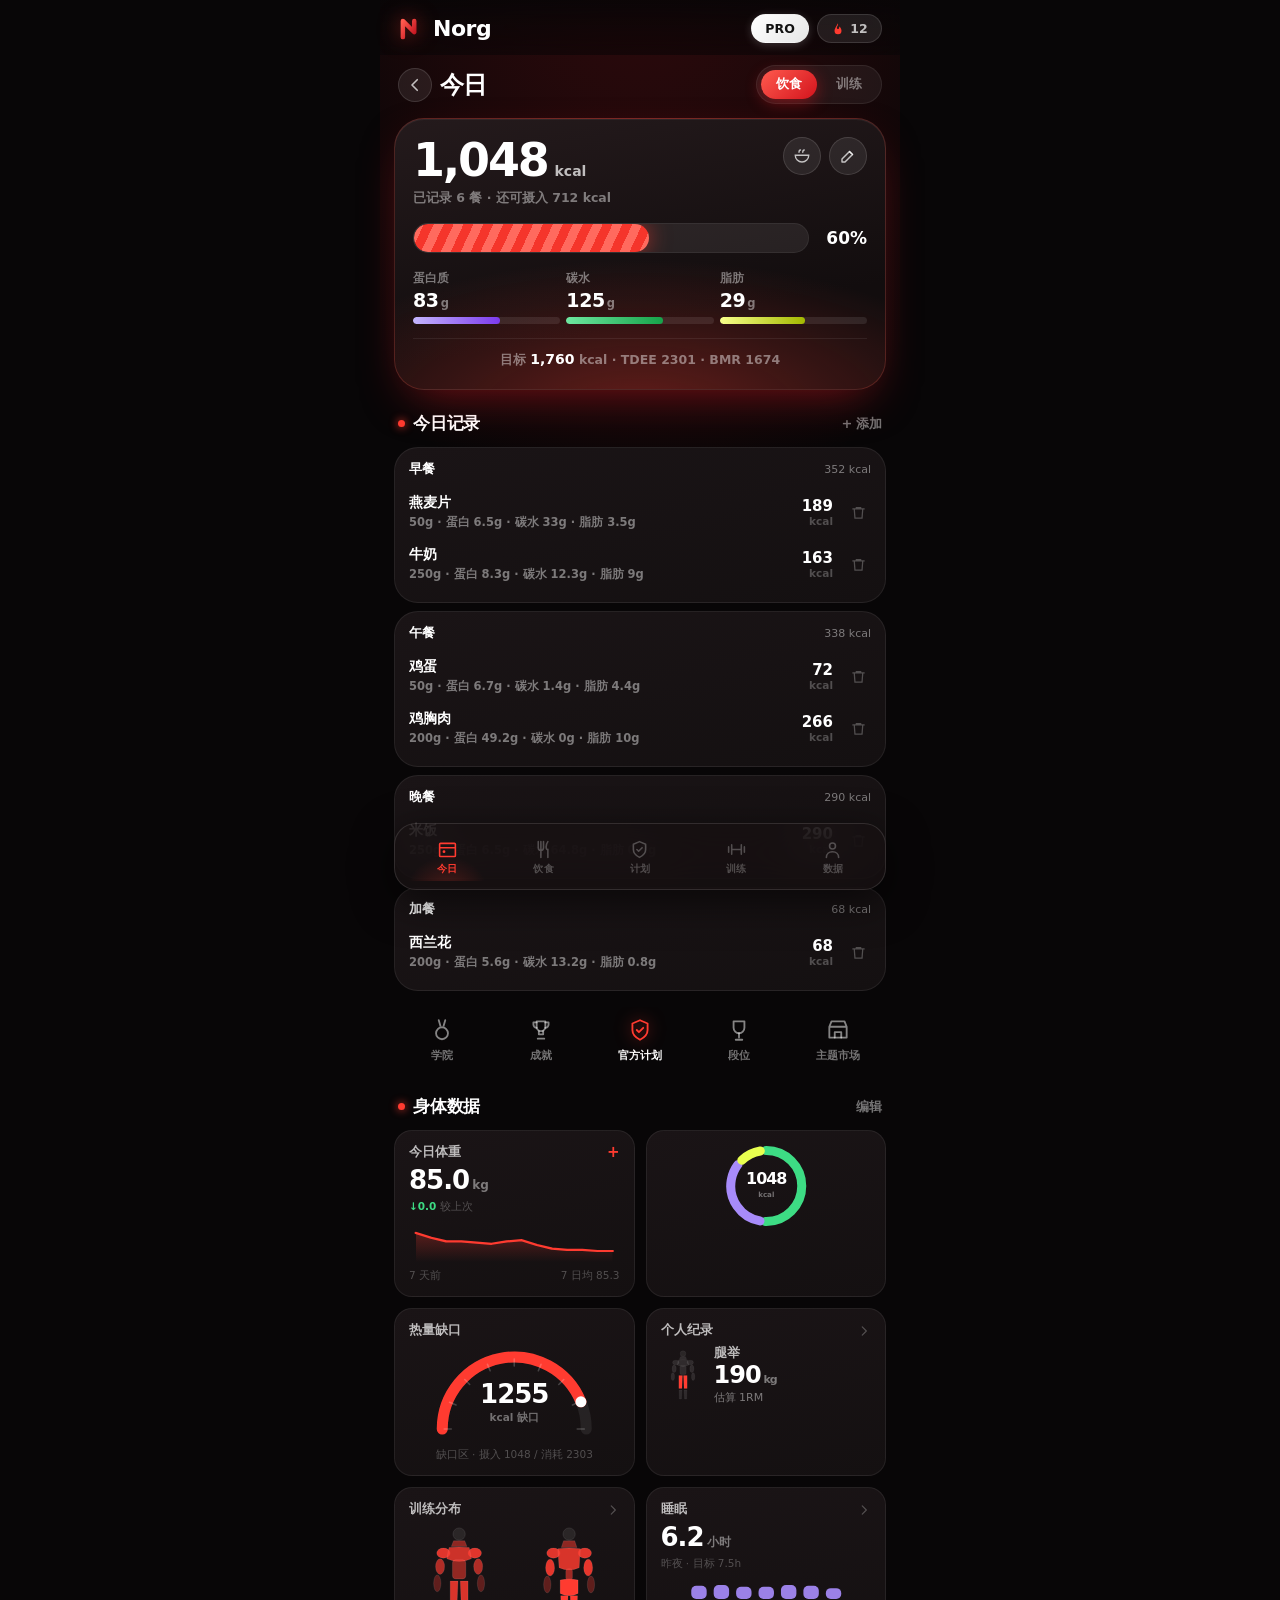
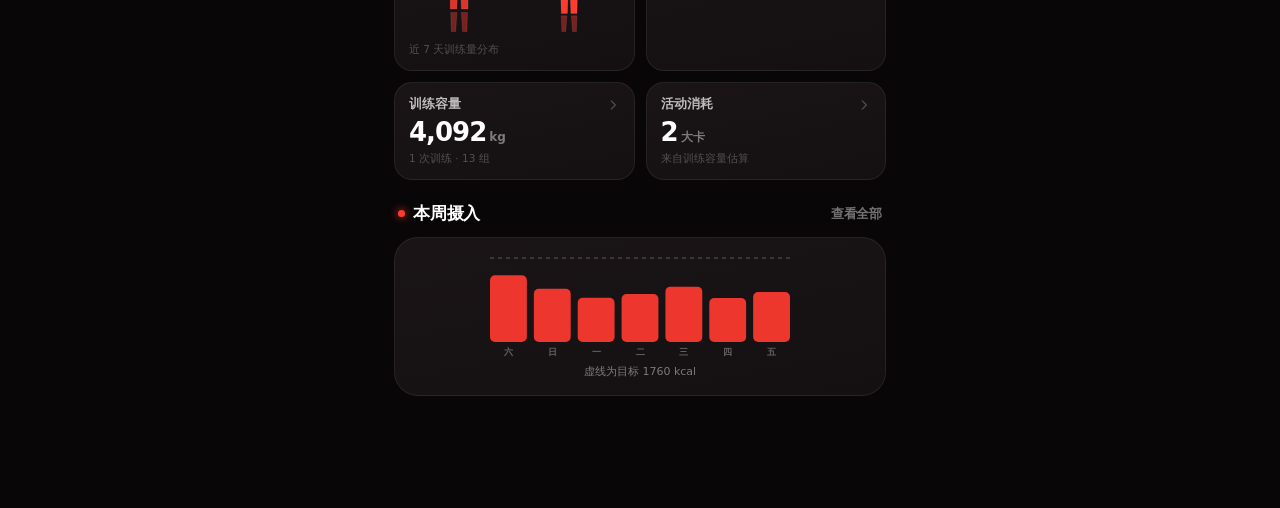
<file: index.html>
<!doctype html>
<html lang="zh-CN">
<head>
<meta charset="utf-8" />
<meta name="viewport" content="width=device-width, initial-scale=1, viewport-fit=cover, maximum-scale=1, user-scalable=no" />
<meta name="theme-color" content="#0a0708" />
<meta name="apple-mobile-web-app-capable" content="yes" />
<meta name="apple-mobile-web-app-status-bar-style" content="black-translucent" />
<meta name="apple-mobile-web-app-title" content="Norg" />
<title>Norg · 健身与饮食记录</title>
<link rel="manifest" href="manifest.webmanifest" />
<link rel="stylesheet" href="css/app.css?v=12" />
</head>
<body>

<div id="app">

  <!-- 顶栏 -->
  <header class="topbar" id="topbar">
    <div class="brand">
      <svg class="brand-mark" viewBox="0 0 32 32" aria-hidden="true">
        <defs>
          <linearGradient id="bm" x1="0" y1="0" x2="1" y2="1">
            <stop offset="0" stop-color="#ff5a4e"/><stop offset="1" stop-color="#c1121f"/>
          </linearGradient>
        </defs>
        <path d="M6 26V6l14 14V6" fill="none" stroke="url(#bm)" stroke-width="5.5"
              stroke-linecap="round" stroke-linejoin="round"/>
        <path d="M24 20v6" fill="none" stroke="url(#bm)" stroke-width="5.5" stroke-linecap="round"/>
      </svg>
      <span class="brand-name">Norg</span>
    </div>
    <div class="top-actions">
      <button class="pill pill-pro" id="btnPro">PRO</button>
      <button class="pill pill-streak" id="btnStreak">
        <svg viewBox="0 0 24 24" width="14" height="14"><path d="M12 2c1 4-2 5-2 8a2 2 0 004 0c0-1 0-2 .5-2.5C16 9 18 12 18 15a6 6 0 11-12 0c0-4 3-7 6-13z" fill="currentColor"/></svg>
        <span id="streakNum">0</span>
      </button>
    </div>
  </header>

  <!-- 主视图 -->
  <main id="view" class="view"></main>

  <!-- 底部导航 -->
  <nav class="tabbar" id="tabbar">
    <button class="tab is-active" data-tab="today">
      <svg viewBox="0 0 24 24"><path d="M4 5h16a1 1 0 011 1v13a1 1 0 01-1 1H4a1 1 0 01-1-1V6a1 1 0 011-1zm0 5h16" fill="none" stroke="currentColor" stroke-width="1.8" stroke-linecap="round"/><circle cx="8" cy="14.5" r="1.6" fill="currentColor"/></svg>
      <span>今日</span>
    </button>
    <button class="tab" data-tab="diet">
      <svg viewBox="0 0 24 24"><path d="M6 3v7a3 3 0 006 0V3M9 3v18M17 3c-1.5 2-2 4-2 6 0 2 1 3 2 3v9" fill="none" stroke="currentColor" stroke-width="1.8" stroke-linecap="round"/></svg>
      <span>饮食</span>
    </button>
    <button class="tab" data-tab="plan">
      <svg viewBox="0 0 24 24"><path d="M12 3l7 3v6c0 4-3 7-7 9-4-2-7-5-7-9V6l7-3z" fill="none" stroke="currentColor" stroke-width="1.8" stroke-linejoin="round"/><path d="M9 12l2 2 4-4" fill="none" stroke="currentColor" stroke-width="1.8" stroke-linecap="round" stroke-linejoin="round"/></svg>
      <span>计划</span>
    </button>
    <button class="tab" data-tab="train">
      <svg viewBox="0 0 24 24"><path d="M3 9v6M21 9v6M6.5 6.5v11M17.5 6.5v11M6.5 12h11" fill="none" stroke="currentColor" stroke-width="1.8" stroke-linecap="round"/></svg>
      <span>训练</span>
    </button>
    <button class="tab" data-tab="body">
      <svg viewBox="0 0 24 24"><circle cx="12" cy="8" r="3.4" fill="none" stroke="currentColor" stroke-width="1.8"/><path d="M5 21c0-4 3-6.5 7-6.5s7 2.5 7 6.5" fill="none" stroke="currentColor" stroke-width="1.8" stroke-linecap="round"/></svg>
      <span>数据</span>
    </button>
  </nav>

</div>

<!-- 底部弹层 -->
<div class="sheet-mask" id="sheetMask" hidden></div>
<div class="sheet" id="sheet" hidden>
  <div class="sheet-grip"></div>
  <div class="sheet-head">
    <h3 id="sheetTitle">标题</h3>
    <button class="icon-btn" id="sheetClose" aria-label="关闭">
      <svg viewBox="0 0 24 24" width="18" height="18"><path d="M6 6l12 12M18 6L6 18" stroke="currentColor" stroke-width="2" stroke-linecap="round"/></svg>
    </button>
  </div>
  <div class="sheet-body" id="sheetBody"></div>
</div>

<div class="toast" id="toast" hidden></div>

<script src="js/data.js?v=19"></script>
<script src="js/store.js?v=19"></script>
<script src="js/programs.js?v=19"></script>
<script src="js/planner.js?v=19"></script>
<script src="js/charts.js?v=19"></script>
<script src="js/body3d.js?v=19"></script>
<script src="js/ui.js?v=19"></script>
<script src="js/views.js?v=19"></script>
<script src="js/views-plan.js?v=19"></script>
<script src="js/app.js?v=19"></script>
</body>
</html>
</file>
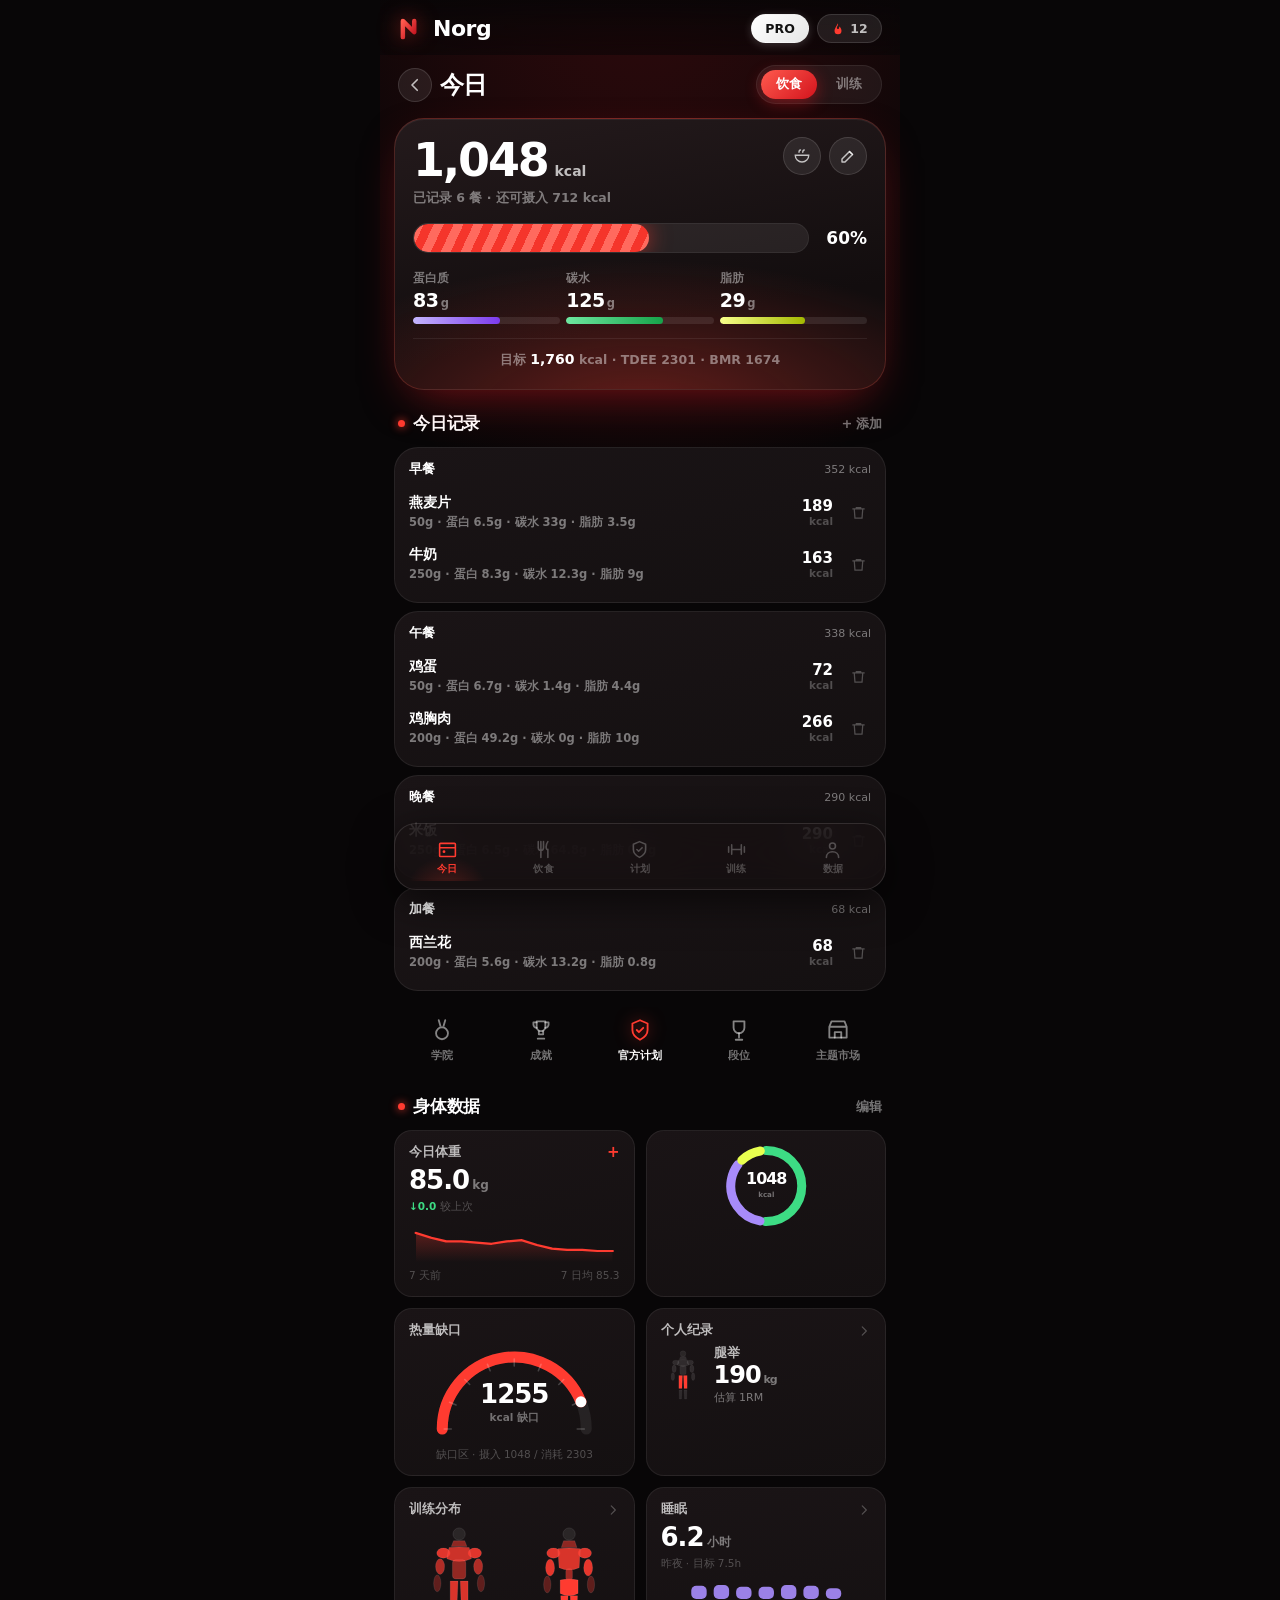
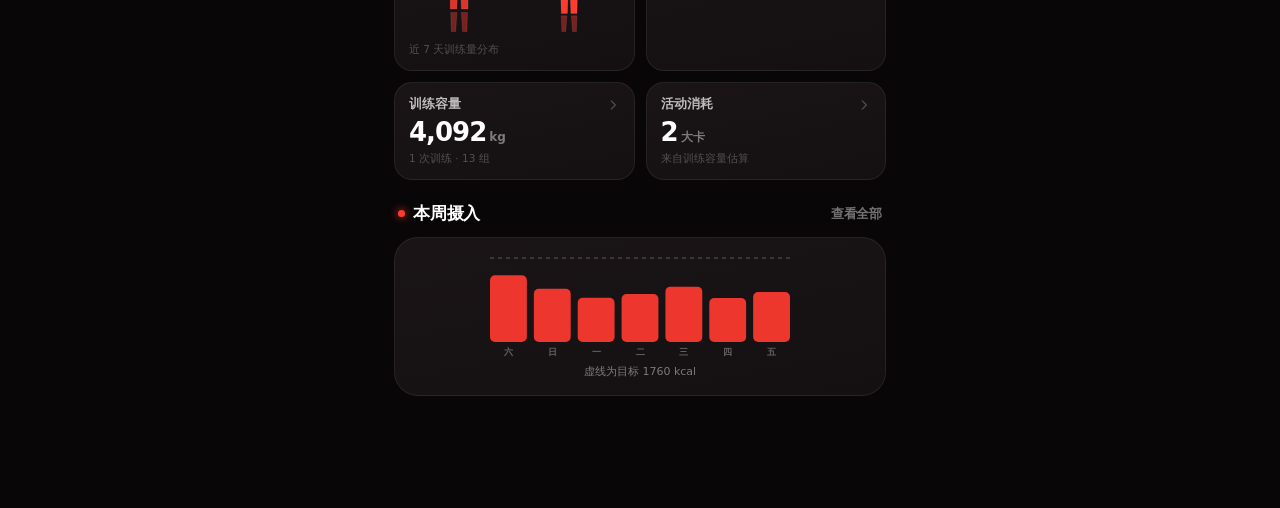
<file: norg.html>
<!doctype html>
<!-- Norg · 单文件版 · 双击即可使用，无需联网、无需安装 -->
<html lang="zh-CN">
<head>
<meta charset="utf-8" />
<meta name="viewport" content="width=device-width, initial-scale=1, viewport-fit=cover, maximum-scale=1, user-scalable=no" />
<meta name="theme-color" content="#0a0708" />
<meta name="apple-mobile-web-app-capable" content="yes" />
<meta name="apple-mobile-web-app-status-bar-style" content="black-translucent" />
<meta name="apple-mobile-web-app-title" content="Norg" />
<title>Norg · 健身与饮食记录</title>
<link rel="manifest" href="[data-uri]" />
<link rel="apple-touch-icon" href="[data-uri]" />
<link rel="icon" href="[data-uri]" />
<style>
/* ============================================================
   Norg · 设计系统
   深色 + 猩红主色，卡片圆角 20-24px，光晕质感
   ============================================================ */

:root{
  --bg:#080607;
  --bg-1:#0e0a0c;
  --card:#141011;
  --card-2:#1a1416;
  --card-3:#221a1d;
  --line:rgba(255,255,255,.07);
  --line-2:rgba(255,255,255,.12);

  --red:#ff3b30;
  --red-2:#e01b24;
  --red-3:#8e0f16;
  --red-soft:rgba(255,59,48,.14);

  --green:#3ddc84;
  --purple:#a78bfa;
  --yellow:#e8ff4f;
  --cyan:#4fd1e0;
  --orange:#ff9f43;

  --t1:#ffffff;
  --t2:rgba(255,255,255,.72);
  --t3:rgba(255,255,255,.44);
  --t4:rgba(255,255,255,.26);

  --r-s:12px;
  --r-m:18px;
  --r-l:24px;
  --r-xl:30px;

  --safe-b:env(safe-area-inset-bottom,0px);
  --safe-t:env(safe-area-inset-top,0px);

  --font: -apple-system, BlinkMacSystemFont, "SF Pro SC", "PingFang SC",
          "Helvetica Neue", "Microsoft YaHei", system-ui, sans-serif;
  --mono: ui-monospace, "SF Mono", "JetBrains Mono", Menlo, Consolas, monospace;
}

*{box-sizing:border-box;-webkit-tap-highlight-color:transparent;}
html,body{margin:0;padding:0;height:100%;}
body{
  font-family:var(--font);
  background:var(--bg);
  color:var(--t1);
  -webkit-font-smoothing:antialiased;
  overscroll-behavior-y:none;
  font-variant-numeric:tabular-nums;
  overflow-x:hidden;
}
/* hidden 必须压过组件自身的 display */
[hidden]{display:none !important;}

/* 内联图标统一尺寸，防止无宽高的 svg 撑满容器 */
.mini .h svg{width:14px;height:14px;flex:0 0 auto;color:var(--t4);}
.row > svg{width:16px;height:16px;flex:0 0 auto;color:var(--t4);}
.kv svg{width:16px;height:16px;color:var(--t4);}
.tag svg{width:13px;height:13px;}
.icon-btn svg{width:17px;height:17px;}
button{font-family:inherit;color:inherit;background:none;border:0;padding:0;cursor:pointer;}
input,select,textarea{font-family:inherit;color:inherit;}
::-webkit-scrollbar{width:0;height:0;}

/* ---------- 外壳 ---------- */
#app{
  max-width:520px;margin:0 auto;min-height:100%;
  display:flex;flex-direction:column;
  background:
    radial-gradient(120% 60% at 50% -10%, rgba(224,27,36,.22), transparent 62%),
    var(--bg);
  position:relative;
}

/* ---------- 顶栏 ---------- */
.topbar{
  position:sticky;top:0;z-index:40;
  display:flex;align-items:center;justify-content:space-between;gap:8px;
  padding:calc(var(--safe-t) + 14px) 18px 12px;
  backdrop-filter:blur(18px) saturate(150%);
  -webkit-backdrop-filter:blur(18px) saturate(150%);
  background:linear-gradient(180deg, rgba(8,6,7,.92), rgba(8,6,7,.62));
}
.brand{display:flex;align-items:center;gap:9px;flex:0 0 auto;}
.brand-mark{width:26px;height:26px;filter:drop-shadow(0 0 10px rgba(255,59,48,.55));}
.brand-name{font-size:22px;font-weight:800;letter-spacing:-.5px;}
.top-actions{display:flex;align-items:center;gap:8px;}
.pill{
  display:inline-flex;align-items:center;gap:5px;
  height:29px;padding:0 13px;border-radius:999px;
  font-size:12.5px;font-weight:700;letter-spacing:.2px;
  background:rgba(255,255,255,.09);
  border:1px solid var(--line-2);
}
.pill-pro{
  background:linear-gradient(135deg,#fff,#e6e6e6);
  color:#111;border-color:transparent;
  box-shadow:0 2px 10px rgba(255,255,255,.18);
}
.pill-streak{color:var(--t2);}
.pill-streak svg{color:var(--red);}

/* ---------- 视图 ---------- */
.view{
  flex:1;
  padding:4px 14px calc(104px + var(--safe-b));
  animation:viewIn .28s cubic-bezier(.2,.8,.25,1);
}
@keyframes viewIn{from{opacity:0;transform:translateY(8px)}to{opacity:1;transform:none}}

/* ---------- 底部导航 ---------- */
.tabbar{
  position:fixed;left:50%;transform:translateX(-50%);
  bottom:calc(var(--safe-b) + 10px);
  width:min(492px, calc(100% - 28px));
  display:grid;grid-template-columns:repeat(5,1fr);
  padding:8px 4px;
  border-radius:22px;
  background:rgba(22,16,18,.82);
  border:1px solid var(--line-2);
  backdrop-filter:blur(24px) saturate(160%);
  -webkit-backdrop-filter:blur(24px) saturate(160%);
  box-shadow:0 12px 40px rgba(0,0,0,.6);
  z-index:50;
}
.tab{
  display:flex;flex-direction:column;align-items:center;gap:3px;
  padding:7px 0 5px;border-radius:16px;
  color:var(--t4);transition:color .18s, background .18s;
  min-width:0;
}
.tab svg{width:21px;height:21px;flex:0 0 auto;}
.tab span{font-size:9.5px;font-weight:600;letter-spacing:.1px;white-space:nowrap;}
.tab.is-active{
  color:var(--red);
  background:radial-gradient(60% 100% at 50% 120%, rgba(255,59,48,.22), transparent 70%);
}

/* ---------- 通用卡片 ---------- */
.card{
  background:linear-gradient(168deg, var(--card-2), var(--card));
  border:1px solid var(--line);
  border-radius:var(--r-l);
  padding:16px;
  position:relative;
  overflow:hidden;
}
.card.glow::after{
  content:"";position:absolute;inset:auto -30% -60% -30%;height:70%;
  background:radial-gradient(50% 100% at 50% 100%, rgba(255,59,48,.30), transparent 70%);
  pointer-events:none;
}
.sec-title{
  display:flex;align-items:center;gap:8px;
  margin:22px 4px 12px;font-size:17px;font-weight:800;letter-spacing:-.2px;
}
.sec-title .dot{width:7px;height:7px;border-radius:50%;background:var(--red);box-shadow:0 0 9px var(--red);}
.sec-title .more{margin-left:auto;font-size:13px;font-weight:600;color:var(--t3);}
.grid2{display:grid;grid-template-columns:minmax(0,1fr) minmax(0,1fr);gap:11px;}
.grid2 > *{min-width:0;overflow:hidden;}
.muted{color:var(--t3);}
.small{font-size:12px;}
.tiny{font-size:11px;}
.center{text-align:center;}

/* ---------- 今日：模式切换 ---------- */
.mode-seg{
  display:inline-flex;gap:4px;padding:4px;border-radius:999px;
  background:rgba(255,255,255,.06);border:1px solid var(--line);
  flex:0 0 auto;
}
.mode-seg button{
  padding:6px 15px;border-radius:999px;font-size:12.5px;font-weight:700;color:var(--t3);
  transition:.2s;white-space:nowrap;
}
.mode-seg button.on{
  background:linear-gradient(135deg,#ff5a4e,#d3141d);
  color:#fff;box-shadow:0 4px 16px rgba(224,27,36,.45);
}

/* ---------- 今日：主数据卡 ---------- */
.hero{
  margin-top:14px;
  border-radius:var(--r-xl);
  padding:18px 18px 20px;
  background:
    radial-gradient(120% 90% at 50% 108%, rgba(255,59,48,.34), transparent 62%),
    linear-gradient(170deg, #241a1c, #120d0e 70%);
  border:1px solid rgba(255,90,78,.22);
  box-shadow:0 18px 48px -18px rgba(224,27,36,.55), inset 0 1px 0 rgba(255,255,255,.06);
  position:relative;overflow:hidden;
}
.hero-top{display:flex;align-items:flex-start;justify-content:space-between;gap:10px;}
.hero-kcal{display:flex;align-items:baseline;gap:7px;}
.hero-kcal b{font-size:46px;line-height:1;font-weight:800;letter-spacing:-2.2px;}
.hero-kcal i{font-style:normal;font-size:14px;font-weight:700;color:var(--t2);}
.hero-sub{margin-top:7px;font-size:12.5px;color:var(--t3);font-weight:600;}
.hero-btns{display:flex;gap:8px;}
.round-btn{
  width:38px;height:38px;border-radius:50%;
  display:grid;place-items:center;
  background:rgba(255,255,255,.08);
  border:1px solid var(--line-2);
  color:var(--t2);transition:.16s;
}
.round-btn:active{transform:scale(.93);background:rgba(255,255,255,.16);}
.round-btn svg{width:18px;height:18px;}

.bar-wrap{display:flex;align-items:center;gap:12px;margin-top:16px;}
.bar{
  flex:1;height:30px;border-radius:999px;
  background:rgba(255,255,255,.08);
  overflow:hidden;position:relative;
  border:1px solid rgba(255,255,255,.06);
}
.bar-fill{
  height:100%;border-radius:999px;
  background:repeating-linear-gradient(115deg,#ff6a5e 0 9px,#f5352b 9px 18px);
  box-shadow:0 0 22px rgba(255,59,48,.6);
  transition:width .55s cubic-bezier(.2,.8,.25,1);
}
.bar-pct{font-size:17px;font-weight:800;min-width:46px;text-align:right;}

.macros{display:grid;grid-template-columns:repeat(3,1fr);margin-top:18px;gap:6px;}
.macro{text-align:left;}
.macro .k{font-size:11.5px;color:var(--t3);font-weight:600;}
.macro .v{font-size:19px;font-weight:800;margin-top:3px;letter-spacing:-.4px;}
.macro .v span{font-size:11.5px;font-weight:600;color:var(--t3);margin-left:2px;}
.goal-arc{
  margin-top:14px;padding-top:12px;
  border-top:1px solid rgba(255,255,255,.07);
  text-align:center;font-size:12.5px;color:var(--t3);font-weight:600;
}
.goal-arc b{color:var(--t1);font-weight:800;font-size:14px;}

/* ---------- 快捷入口横排 ---------- */
.quick-row{
  display:grid;grid-template-columns:repeat(5,minmax(0,1fr));
  gap:2px;margin-top:16px;
}
.quick{
  display:flex;flex-direction:column;align-items:center;gap:6px;
  padding:10px 2px;border-radius:16px;color:var(--t3);
  font-size:10.5px;font-weight:600;transition:.16s;
  min-width:0;overflow:hidden;
}
.quick span{max-width:100%;overflow:hidden;text-overflow:ellipsis;white-space:nowrap;}
.quick:active{background:rgba(255,255,255,.05);}
.quick svg{width:26px;height:26px;color:rgba(255,255,255,.5);}
.quick.on svg{color:var(--red);filter:drop-shadow(0 0 8px rgba(255,59,48,.6));}
.quick.on{color:var(--t1);}

/* ---------- 数据小卡 ---------- */
.mini{
  background:linear-gradient(168deg,var(--card-2),var(--card));
  border:1px solid var(--line);border-radius:var(--r-m);
  padding:13px 14px;position:relative;overflow:hidden;
}
.mini .h{display:flex;align-items:center;justify-content:space-between;font-size:12.5px;color:var(--t2);font-weight:600;gap:6px;}
.mini .big{font-size:26px;font-weight:800;letter-spacing:-1px;margin-top:6px;line-height:1;white-space:nowrap;overflow:hidden;}
.mini .big span{font-size:12px;font-weight:600;color:var(--t3);margin-left:3px;letter-spacing:0;}
.mini .foot{font-size:10.5px;color:var(--t4);margin-top:7px;}

/* ---------- 环形（宏量） ---------- */
.ring-cell{display:flex;align-items:center;gap:10px;min-width:0;}
.ring-cell > svg{flex:0 0 auto;}
.legend{display:flex;flex-direction:column;gap:5px;font-size:10.5px;color:var(--t2);font-weight:600;min-width:0;}
.legend span{white-space:nowrap;overflow:hidden;text-overflow:ellipsis;}
.legend i{display:inline-block;width:3px;height:11px;border-radius:2px;margin-right:5px;vertical-align:-1px;}

/* ---------- 列表 ---------- */
.list{display:flex;flex-direction:column;gap:8px;}
.row{
  display:flex;align-items:center;gap:12px;
  padding:12px 14px;border-radius:var(--r-m);
  background:linear-gradient(168deg,var(--card-2),var(--card));
  border:1px solid var(--line);
}
.row:active{background:var(--card-3);}
.row .ico{
  width:38px;height:38px;border-radius:12px;flex:0 0 auto;
  display:grid;place-items:center;font-size:19px;
  background:rgba(255,255,255,.06);border:1px solid var(--line);
}
.row .mid{flex:1;min-width:0;}
.row .t{font-size:14px;font-weight:700;white-space:nowrap;overflow:hidden;text-overflow:ellipsis;}
.row .s{font-size:11.5px;color:var(--t3);margin-top:3px;font-weight:600;}
.row .r{text-align:right;flex:0 0 auto;}
.row .r .n{font-size:15px;font-weight:800;}
.row .r .u{font-size:10.5px;color:var(--t4);font-weight:600;}

/* ---------- 输入 ---------- */
.field{margin-bottom:12px;}
.field label{display:block;font-size:12px;color:var(--t3);font-weight:700;margin-bottom:6px;}
.input,.select{
  width:100%;height:46px;padding:0 14px;border-radius:14px;
  background:rgba(255,255,255,.06);border:1px solid var(--line-2);
  font-size:15px;font-weight:600;outline:none;transition:.16s;
}
.input:focus,.select:focus{border-color:rgba(255,59,48,.6);background:rgba(255,59,48,.08);}
.input::placeholder{color:var(--t4);}
.row-in{display:grid;grid-template-columns:1fr 1fr;gap:10px;}

.btn{
  width:100%;height:50px;border-radius:16px;font-size:15.5px;font-weight:800;
  background:linear-gradient(135deg,#ff5a4e,#cf1520);
  color:#fff;box-shadow:0 10px 26px -8px rgba(224,27,36,.8);
  transition:.16s;
}
.btn:active{transform:scale(.98);}
.btn.ghost{background:rgba(255,255,255,.07);color:var(--t1);box-shadow:none;border:1px solid var(--line-2);}
.btn.sm{height:40px;font-size:13.5px;border-radius:13px;}

/* ---------- 弹层 ---------- */
.sheet-mask{
  position:fixed;inset:0;background:rgba(0,0,0,.62);
  backdrop-filter:blur(4px);z-index:90;
  animation:fade .2s;
}
@keyframes fade{from{opacity:0}to{opacity:1}}
.sheet{
  position:fixed;left:50%;transform:translateX(-50%);
  bottom:0;width:min(520px,100%);
  max-height:88vh;display:flex;flex-direction:column;
  background:linear-gradient(180deg,#191315,#0d090a);
  border-radius:26px 26px 0 0;
  border-top:1px solid var(--line-2);
  z-index:100;
  padding-bottom:var(--safe-b);
  animation:up .3s cubic-bezier(.2,.9,.25,1);
  box-shadow:0 -18px 60px rgba(0,0,0,.7);
}
@keyframes up{from{transform:translate(-50%,100%)}to{transform:translate(-50%,0)}}
.sheet-grip{width:38px;height:4px;border-radius:2px;background:rgba(255,255,255,.18);margin:9px auto 0;}
.sheet-head{display:flex;align-items:center;padding:12px 18px 8px;}
.sheet-head h3{margin:0;font-size:17px;font-weight:800;flex:1;}
.icon-btn{width:32px;height:32px;border-radius:50%;display:grid;place-items:center;background:rgba(255,255,255,.08);color:var(--t2);}
.sheet-body{padding:4px 18px 22px;overflow-y:auto;}

/* ---------- toast ---------- */
.toast{
  position:fixed;left:50%;bottom:calc(var(--safe-b) + 92px);
  transform:translateX(-50%);
  padding:11px 20px;border-radius:14px;
  background:rgba(255,255,255,.96);color:#111;
  font-size:13.5px;font-weight:700;z-index:200;
  box-shadow:0 10px 30px rgba(0,0,0,.5);
  animation:up2 .26s;
}
@keyframes up2{from{opacity:0;transform:translate(-50%,10px)}to{opacity:1;transform:translate(-50%,0)}}

/* ---------- 动作卡 / 肌群 ---------- */
.ex-hero{
  border-radius:var(--r-l);overflow:hidden;position:relative;
  background:linear-gradient(160deg,#f2f2f0,#d8d8d4);
  aspect-ratio:1.28/1;display:grid;place-items:center;
}
.ex-hero svg{width:88%;height:88%;}
.tag{
  display:inline-block;padding:5px 11px;border-radius:999px;
  font-size:11.5px;font-weight:700;
  background:rgba(255,255,255,.08);border:1px solid var(--line-2);color:var(--t2);
}
.tag.red{background:var(--red-soft);border-color:rgba(255,59,48,.35);color:#ff8b82;}

/* ---------- 训练记录条目 ---------- */
.set-line{
  display:grid;grid-template-columns:26px 1fr 1fr 1fr 30px;
  gap:6px;align-items:center;
  font-size:13px;font-weight:600;
  padding:9px 4px;border-bottom:1px solid rgba(255,255,255,.05);
}
.set-line .idx{color:var(--t4);font-weight:800;font-size:12px;}
.set-line .v{font-weight:800;}
.set-line .u{font-size:10.5px;color:var(--t4);font-weight:600;}
.set-line .del{color:var(--t4);text-align:right;}

/* ---------- 空状态 ---------- */
.empty{
  text-align:center;padding:34px 20px;color:var(--t4);
  font-size:13px;font-weight:600;
}
.empty svg{width:44px;height:44px;opacity:.4;margin-bottom:10px;}

/* ---------- 进度条（目标） ---------- */
.prog{height:7px;border-radius:99px;background:rgba(255,255,255,.09);overflow:hidden;}
.prog i{display:block;height:100%;border-radius:99px;background:linear-gradient(90deg,#ff6a5e,#e01b24);transition:width .5s;}

/* ---------- 分段 tab（动作详情） ---------- */
.seg{
  display:flex;gap:16px;overflow-x:auto;padding:2px 2px 0;
  border-bottom:1px solid var(--line);
}
.seg button{
  padding:10px 0 11px;font-size:13.5px;font-weight:700;color:var(--t3);
  border-bottom:2px solid transparent;white-space:nowrap;transition:.18s;
}
.seg button.on{color:var(--t1);border-bottom-color:var(--red);}

/* ---------- 头像 / 设置 ---------- */
.avatar{
  width:60px;height:60px;border-radius:50%;
  background:linear-gradient(135deg,#ff5a4e,#8e0f16);
  display:grid;place-items:center;font-size:24px;font-weight:800;
  box-shadow:0 8px 24px -6px rgba(224,27,36,.8);
}
.kv{
  display:flex;align-items:center;justify-content:space-between;
  padding:14px 4px;border-bottom:1px solid rgba(255,255,255,.05);
  font-size:14px;font-weight:600;
}
.kv:last-child{border-bottom:0;}
.kv .k{color:var(--t2);}
.kv .v{color:var(--t1);font-weight:800;}

/* ---------- 数字滚动 ---------- */
.num{font-variant-numeric:tabular-nums;}

/* ---------- 水波纹按钮 ---------- */
.fab{
  position:fixed;right:calc(50% - 246px);
  bottom:calc(var(--safe-b) + 92px);
  width:52px;height:52px;border-radius:50%;
  background:linear-gradient(135deg,#ff5a4e,#cf1520);
  display:grid;place-items:center;z-index:60;
  box-shadow:0 12px 30px -6px rgba(224,27,36,.9);
  transition:.16s;
}
.fab:active{transform:scale(.92);}
.fab svg{width:24px;height:24px;}
@media(max-width:540px){.fab{right:20px;}}

/* ---------- 图表容器 ---------- */
.chart{width:100%;display:block;overflow:visible;}
.chart text{font-family:var(--font);}

/* ---------- 训练热力 ---------- */
.muscle-wrap{display:grid;grid-template-columns:1fr 1fr;gap:10px;}

</style>
</head>
<body>

<div id="app">

  <!-- 顶栏 -->
  <header class="topbar" id="topbar">
    <div class="brand">
      <svg class="brand-mark" viewBox="0 0 32 32" aria-hidden="true">
        <defs>
          <linearGradient id="bm" x1="0" y1="0" x2="1" y2="1">
            <stop offset="0" stop-color="#ff5a4e"/><stop offset="1" stop-color="#c1121f"/>
          </linearGradient>
        </defs>
        <path d="M6 26V6l14 14V6" fill="none" stroke="url(#bm)" stroke-width="5.5"
              stroke-linecap="round" stroke-linejoin="round"/>
        <path d="M24 20v6" fill="none" stroke="url(#bm)" stroke-width="5.5" stroke-linecap="round"/>
      </svg>
      <span class="brand-name">Norg</span>
    </div>
    <div class="top-actions">
      <button class="pill pill-pro" id="btnPro">PRO</button>
      <button class="pill pill-streak" id="btnStreak">
        <svg viewBox="0 0 24 24" width="14" height="14"><path d="M12 2c1 4-2 5-2 8a2 2 0 004 0c0-1 0-2 .5-2.5C16 9 18 12 18 15a6 6 0 11-12 0c0-4 3-7 6-13z" fill="currentColor"/></svg>
        <span id="streakNum">0</span>
      </button>
    </div>
  </header>

  <!-- 主视图 -->
  <main id="view" class="view"></main>

  <!-- 底部导航 -->
  <nav class="tabbar" id="tabbar">
    <button class="tab is-active" data-tab="today">
      <svg viewBox="0 0 24 24"><path d="M4 5h16a1 1 0 011 1v13a1 1 0 01-1 1H4a1 1 0 01-1-1V6a1 1 0 011-1zm0 5h16" fill="none" stroke="currentColor" stroke-width="1.8" stroke-linecap="round"/><circle cx="8" cy="14.5" r="1.6" fill="currentColor"/></svg>
      <span>今日</span>
    </button>
    <button class="tab" data-tab="diet">
      <svg viewBox="0 0 24 24"><path d="M6 3v7a3 3 0 006 0V3M9 3v18M17 3c-1.5 2-2 4-2 6 0 2 1 3 2 3v9" fill="none" stroke="currentColor" stroke-width="1.8" stroke-linecap="round"/></svg>
      <span>饮食</span>
    </button>
    <button class="tab" data-tab="plan">
      <svg viewBox="0 0 24 24"><path d="M12 3l7 3v6c0 4-3 7-7 9-4-2-7-5-7-9V6l7-3z" fill="none" stroke="currentColor" stroke-width="1.8" stroke-linejoin="round"/><path d="M9 12l2 2 4-4" fill="none" stroke="currentColor" stroke-width="1.8" stroke-linecap="round" stroke-linejoin="round"/></svg>
      <span>计划</span>
    </button>
    <button class="tab" data-tab="train">
      <svg viewBox="0 0 24 24"><path d="M3 9v6M21 9v6M6.5 6.5v11M17.5 6.5v11M6.5 12h11" fill="none" stroke="currentColor" stroke-width="1.8" stroke-linecap="round"/></svg>
      <span>训练</span>
    </button>
    <button class="tab" data-tab="body">
      <svg viewBox="0 0 24 24"><circle cx="12" cy="8" r="3.4" fill="none" stroke="currentColor" stroke-width="1.8"/><path d="M5 21c0-4 3-6.5 7-6.5s7 2.5 7 6.5" fill="none" stroke="currentColor" stroke-width="1.8" stroke-linecap="round"/></svg>
      <span>数据</span>
    </button>
  </nav>

</div>

<!-- 底部弹层 -->
<div class="sheet-mask" id="sheetMask" hidden></div>
<div class="sheet" id="sheet" hidden>
  <div class="sheet-grip"></div>
  <div class="sheet-head">
    <h3 id="sheetTitle">标题</h3>
    <button class="icon-btn" id="sheetClose" aria-label="关闭">
      <svg viewBox="0 0 24 24" width="18" height="18"><path d="M6 6l12 12M18 6L6 18" stroke="currentColor" stroke-width="2" stroke-linecap="round"/></svg>
    </button>
  </div>
  <div class="sheet-body" id="sheetBody"></div>
</div>

<div class="toast" id="toast" hidden></div>

<script>
/* ===== data.js ===== */
/* ============================================================
   Norg · 内置数据库
   食物库（每 100g）：kcal / 蛋白 / 碳水 / 脂肪
   动作库：肌群 / 器械 / 步骤 / 提示
   ============================================================ */
(function (global) {
  'use strict';

  /* ---------------- 食物库 ---------------- */
  /* [名称, 别名, kcal, P, C, F, 单位(份量g), 分类] */
  const FOOD_RAW = [
    // 主食 / 碳水
    ['米饭', '白米饭 大米饭', 116, 2.6, 25.9, 0.3, 200, '主食'],
    ['糙米饭', '糙米', 112, 2.6, 23.5, 0.9, 200, '主食'],
    ['馒头', '', 223, 7.0, 47.0, 1.1, 100, '主食'],
    ['全麦面包', '面包 吐司', 246, 9.0, 46.0, 3.3, 35, '主食'],
    ['白吐司', '面包', 282, 8.5, 51.0, 4.5, 30, '主食'],
    ['燕麦片', '燕麦 麦片', 377, 13.0, 66.0, 7.0, 40, '主食'],
    ['意大利面', '意面 通心粉 熟', 158, 5.8, 31.0, 0.9, 200, '主食'],
    ['荞麦面', '冷面', 130, 5.0, 26.0, 0.6, 200, '主食'],
    ['红薯', '地瓜 番薯', 86, 1.6, 20.1, 0.1, 150, '主食'],
    ['紫薯', '', 82, 1.6, 18.6, 0.2, 150, '主食'],
    ['土豆', '马铃薯 洋芋', 77, 2.0, 17.0, 0.1, 150, '主食'],
    ['玉米', '甜玉米', 86, 3.3, 19.0, 1.4, 150, '主食'],
    ['小米粥', '粥', 46, 1.4, 9.7, 0.2, 300, '主食'],
    ['藜麦', '熟', 120, 4.4, 21.3, 1.9, 150, '主食'],
    ['年糕', '', 154, 3.3, 34.0, 0.2, 100, '主食'],

    // 蛋白质
    ['鸡胸肉', '鸡胸 鸡脯', 133, 24.6, 0, 5.0, 150, '蛋白'],
    ['鸡腿肉', '去皮鸡腿', 181, 24.0, 0, 9.0, 150, '蛋白'],
    ['鸡翅', '', 202, 17.4, 4.6, 12.8, 100, '蛋白'],
    ['牛里脊', '牛肉 牛柳', 125, 21.5, 0.6, 4.2, 150, '蛋白'],
    ['牛腱子', '牛腱', 143, 22.0, 0, 6.0, 150, '蛋白'],
    ['肥牛卷', '肥牛', 250, 15.0, 0.5, 21.0, 100, '蛋白'],
    ['猪里脊', '里脊肉 猪肉', 155, 20.2, 0.7, 7.9, 150, '蛋白'],
    ['猪五花', '五花肉', 518, 9.5, 0, 53.0, 80, '蛋白'],
    ['鸡蛋', '全蛋 水煮蛋', 144, 13.3, 2.8, 8.8, 50, '蛋白'],
    ['蛋白', '蛋清', 60, 11.6, 3.1, 0.1, 33, '蛋白'],
    ['三文鱼', '鲑鱼', 208, 20.4, 0, 13.4, 120, '蛋白'],
    ['鳕鱼', '', 88, 20.4, 0, 0.5, 120, '蛋白'],
    ['龙利鱼', '巴沙鱼', 90, 17.5, 0, 2.0, 150, '蛋白'],
    ['虾', '基围虾 白虾', 101, 18.2, 3.9, 1.4, 100, '蛋白'],
    ['金枪鱼罐头', '水浸金枪鱼', 108, 24.0, 0, 1.0, 100, '蛋白'],
    ['牛肉丸', '', 218, 15.0, 8.0, 14.0, 80, '蛋白'],
    ['火腿肠', '', 212, 12.0, 8.0, 15.0, 50, '蛋白'],
    ['乳清蛋白粉', '蛋白粉 乳清', 380, 78.0, 6.0, 5.0, 30, '蛋白'],
    ['豆腐', '北豆腐 老豆腐', 98, 8.1, 4.2, 3.7, 150, '蛋白'],
    ['内酯豆腐', '嫩豆腐', 50, 5.0, 3.3, 1.9, 150, '蛋白'],
    ['豆干', '香干', 140, 16.2, 3.8, 6.5, 100, '蛋白'],
    ['毛豆', '毛豆仁', 131, 13.1, 10.5, 5.0, 100, '蛋白'],
    ['鹰嘴豆', '熟', 164, 8.9, 27.4, 2.6, 100, '蛋白'],
    ['无糖希腊酸奶', '希腊酸奶', 59, 10.0, 3.6, 0.4, 150, '乳制品'],
    ['牛奶', '全脂奶', 65, 3.3, 4.9, 3.6, 250, '乳制品'],
    ['脱脂牛奶', '低脂奶', 34, 3.4, 4.9, 0.2, 250, '乳制品'],
    ['奶酪', '芝士', 328, 25.0, 3.5, 24.0, 20, '乳制品'],

    // 蔬果
    ['西兰花', '绿花菜', 34, 2.8, 6.6, 0.4, 150, '蔬菜'],
    ['菠菜', '', 23, 2.9, 3.6, 0.4, 150, '蔬菜'],
    ['生菜', '', 15, 1.4, 2.9, 0.2, 100, '蔬菜'],
    ['黄瓜', '青瓜', 16, 0.7, 3.6, 0.1, 150, '蔬菜'],
    ['番茄', '西红柿', 18, 0.9, 3.9, 0.2, 150, '蔬菜'],
    ['胡萝卜', '', 41, 0.9, 9.6, 0.2, 100, '蔬菜'],
    ['白菜', '大白菜', 17, 1.5, 3.2, 0.2, 200, '蔬菜'],
    ['香菇', '', 26, 2.2, 5.2, 0.3, 100, '蔬菜'],
    ['洋葱', '', 40, 1.1, 9.3, 0.1, 100, '蔬菜'],
    ['青椒', '彩椒', 26, 1.0, 5.4, 0.2, 100, '蔬菜'],
    ['茄子', '', 25, 1.0, 5.9, 0.2, 150, '蔬菜'],
    ['海带', '海带丝', 13, 1.2, 2.1, 0.1, 100, '蔬菜'],
    ['苹果', '', 52, 0.3, 13.8, 0.2, 200, '水果'],
    ['香蕉', '', 89, 1.1, 22.8, 0.3, 120, '水果'],
    ['橙子', '', 47, 0.9, 11.8, 0.1, 200, '水果'],
    ['蓝莓', '', 57, 0.7, 14.5, 0.3, 100, '水果'],
    ['草莓', '', 32, 0.7, 7.7, 0.3, 150, '水果'],
    ['牛油果', '鳄梨', 160, 2.0, 8.5, 14.7, 100, '水果'],
    ['西瓜', '', 30, 0.6, 7.6, 0.2, 300, '水果'],
    ['葡萄', '', 69, 0.7, 18.1, 0.2, 150, '水果'],

    // 油脂 / 坚果
    ['橄榄油', '', 884, 0, 0, 100, 10, '油脂'],
    ['花生油', '食用油', 884, 0, 0, 100, 10, '油脂'],
    ['黄油', '', 717, 0.9, 0.1, 81.0, 10, '油脂'],
    ['花生酱', '', 588, 25.0, 20.0, 50.0, 15, '油脂'],
    ['杏仁', '巴旦木', 578, 21.0, 22.0, 50.0, 20, '油脂'],
    ['核桃', '', 654, 15.0, 14.0, 65.0, 20, '油脂'],
    ['腰果', '', 553, 18.0, 30.0, 44.0, 20, '油脂'],
    ['芝麻', '', 573, 17.0, 23.0, 50.0, 10, '油脂'],

    // 常见成品 / 外食
    ['白粥配咸菜', '', 55, 1.5, 11.0, 0.3, 350, '外食'],
    ['兰州拉面', '', 130, 5.5, 22.0, 2.5, 550, '外食'],
    ['黄焖鸡米饭', '', 165, 7.5, 18.0, 7.0, 600, '外食'],
    ['麻辣烫', '清汤', 95, 6.0, 8.0, 4.5, 500, '外食'],
    ['沙县拌面', '', 190, 5.0, 26.0, 7.5, 250, '外食'],
    ['牛肉汉堡', '汉堡', 254, 13.0, 24.0, 12.0, 220, '外食'],
    ['炸鸡', '炸鸡腿', 279, 18.0, 11.0, 18.5, 150, '外食'],
    ['薯条', '', 312, 3.4, 41.0, 15.0, 120, '外食'],
    ['可乐', '碳酸饮料', 43, 0, 10.6, 0, 330, '饮品'],
    ['无糖可乐', '零度可乐', 0, 0, 0, 0, 330, '饮品'],
    ['美式咖啡', '黑咖啡', 2, 0.1, 0, 0, 350, '饮品'],
    ['拿铁', '拿铁咖啡', 55, 2.8, 5.0, 2.6, 350, '饮品'],
    ['奶茶', '珍珠奶茶', 78, 1.0, 14.0, 2.0, 500, '饮品'],
    ['啤酒', '', 43, 0.3, 3.6, 0, 500, '饮品'],
    ['橙汁', '', 45, 0.7, 10.4, 0.2, 300, '饮品'],
  ];

  const FOODS = FOOD_RAW.map((f, i) => ({
    id: 'f' + i,
    name: f[0],
    alias: f[1],
    kcal: f[2],
    p: f[3],
    c: f[4],
    f: f[5],
    serving: f[6],
    cat: f[7],
  }));

  /* ---------------- 动作库 ---------------- */
  /* 肌群键：chest back shoulders biceps triceps quads hams glutes calves abs forearms traps */
  const MUSCLES = {
    chest:     { name: '胸部',   color: '#ff3b30' },
    back:      { name: '背部',   color: '#4fd1e0' },
    shoulders: { name: '肩部',   color: '#ff9f43' },
    biceps:    { name: '肱二头', color: '#a78bfa' },
    triceps:   { name: '肱三头', color: '#f472b6' },
    quads:     { name: '股四头', color: '#3ddc84' },
    hams:      { name: '腘绳肌', color: '#e8ff4f' },
    glutes:    { name: '臀部',   color: '#fb7185' },
    calves:    { name: '小腿',   color: '#38bdf8' },
    abs:       { name: '腹部',   color: '#facc15' },
    forearms:  { name: '前臂',   color: '#94a3b8' },
    traps:     { name: '斜方肌', color: '#c084fc' },
  };

  const EX_RAW = [
    // 胸
    ['杠铃平板卧推', 'chest', '杠铃', ['chest','triceps','shoulders'], '经典水平推胸动作，用于提升胸肌、肱三头肌与三角肌前束力量，是每一个推日训练的核心基础。',
      ['仰卧于平板凳，双脚踩实地面，肩胛骨后缩下沉贴紧凳面。','双手略宽于肩握杠，手腕保持中立不后折。','吸气下放至杠铃轻触胸线偏下位置，肘部约 45° 夹角。','呼气发力推起，全程保持肩胛稳定、臀部不离凳。'],
      ['下放不要弹胸，控制 2 秒离心。','大重量务必有保护或使用安全架。']],
    ['哑铃平板卧推', 'chest', '哑铃', ['chest','triceps','shoulders'], '哑铃提供更大活动范围，能更好地刺激胸肌外侧与稳定肌群。',
      ['双手持哑铃躺于平板凳，掌心朝前。','下放至胸侧，感受胸肌拉伸。','推起时哑铃轨迹向内收拢但不碰撞。'],
      ['单侧不稳定，重量略低于杠铃。']],
    ['上斜杠铃卧推', 'chest', '杠铃', ['chest','shoulders','triceps'], '重点刺激胸大肌上束，改善上胸厚度。',
      ['凳面角度 30-45°，角度过高会转为肩推。','杠铃下放至锁骨下方位置。'],
      ['角度越高三角肌前束参与越多。']],
    ['上斜哑铃卧推', 'chest', '哑铃', ['chest','shoulders','triceps'], '上胸训练的主力动作，哑铃轨迹更自由，能修正左右不平衡。',
      ['凳面调至 30°，双脚踩实地面。','哑铃举于锁骨上方，掌心朝前。','下放至胸侧有拉伸感，推起时向内收拢。'],
      ['不要让哑铃在顶端碰撞，保持张力。','肩部有旧伤时角度再降一些。']],
    ['双杠臂屈伸', 'chest', '自重', ['chest','triceps','shoulders'], '自重复合动作，身体前倾侧重胸下束，直立侧重肱三头。',
      ['双手撑杠，身体前倾约 30°。','下放至肩略低于肘，再撑起。'],
      ['肩部不适者减小幅度。']],
    ['绳索夹胸', 'chest', '绳索', ['chest'], '孤立胸肌，全程保持张力，适合作为收尾泵感动作。',
      ['站于龙门架中间，一脚在前保持稳定。','手臂微屈画弧向内合拢，顶峰挤压 1 秒。'],
      ['不要用手臂发力，想象用胸把手臂"抱"过来。']],
    ['俯卧撑', 'chest', '自重', ['chest','triceps','shoulders','abs'], '最基础的自重复合推类动作，随时随地可做。',
      ['双手略宽于肩，身体成一条直线。','下放至胸口接近地面，肘部约 45°。'],
      ['核心收紧，避免塌腰。']],
    ['上斜哑铃飞鸟', 'chest', '哑铃', ['chest'], '拉长胸肌纤维，强化上胸的宽度与分离度。',
      ['凳面 30°，哑铃位于胸部正上方。','手肘微屈固定角度，下放至胸部有明显拉伸。'],
      ['重量宜轻，避免肩关节压力过大。']],

    // 背
    ['引体向上', 'back', '自重', ['back','biceps','forearms'], '垂直拉之王，宽握侧重背阔肌外侧，窄握侧重厚度。',
      ['正握略宽于肩，肩胛先下沉再发力。','拉至下巴过杠，控制下放至手臂近伸直。'],
      ['想象用肘部向下"插"而不是用手拉。']],
    ['高位下拉', 'back', '器械', ['back','biceps'], '引体的可调重量替代，适合建立背阔肌发力感。',
      ['坐稳，大腿卡住挡板。','握把拉至锁骨位置，肩胛充分下沉。'],
      ['避免身体大幅后仰借力。']],
    ['杠铃划船', 'back', '杠铃', ['back','biceps','traps'], '水平拉核心动作，显著提升背部厚度。',
      ['俯身约 45°，背部保持中立不圆背。','杠铃拉向下腹，肘部贴近身体。'],
      ['全程核心收紧，避免腰部代偿。']],
    ['单臂哑铃划船', 'back', '哑铃', ['back','biceps'], '单侧训练，改善左右不平衡并增加活动范围。',
      ['一手一膝撑凳，背部与地面平行。','哑铃沿身体侧面拉至腰际。'],
      ['不要旋转躯干借力。']],
    ['坐姿绳索划船', 'back', '绳索', ['back','biceps','traps'], '稳定轨迹的水平拉，适合中背部厚度。',
      ['坐直，膝盖微屈不锁死。','把手拉向腹部，肩胛后缩。'],
      ['回放时让肩胛前伸，充分拉伸。']],
    ['直臂下压', 'back', '绳索', ['back','triceps'], '孤立背阔肌，无肱二头参与，适合找背部发力感。',
      ['站直，手臂近乎伸直。','以肩为轴把横杆压向大腿。'],
      ['手肘角度全程固定。']],
    ['硬拉', 'back', '杠铃', ['back','hams','glutes','traps','forearms'], '全身性力量动作，后链训练的核心。',
      ['杠铃贴近小腿，肩在杠铃正上方。','背部中立，用腿和髋把杠铃"推"离地面。','站直时髋膝同时锁定，不要过度后仰。'],
      ['腰背酸痛立即停止，动作质量优先于重量。']],
    ['面拉', 'back', '绳索', ['back','shoulders','traps'], '强化后束与肩袖，改善圆肩体态。',
      ['绳索调至面部高度。','拉向面部，双手外旋如"拉弓"。'],
      ['重量宜轻，注重肩胛后缩。']],

    // 肩
    ['杠铃站姿推举', 'shoulders', '杠铃', ['shoulders','triceps','traps'], '垂直推的核心动作，全面提升肩部力量。',
      ['杠铃置于锁骨前，握距略宽于肩。','推起至头顶上方，头部略后避让。','下放至锁骨位置。'],
      ['核心与臀部收紧，避免腰部过度后弯。']],
    ['哑铃坐姿推举', 'shoulders', '哑铃', ['shoulders','triceps'], '活动范围更大，可修正左右力量差异。',
      ['坐姿背靠凳，哑铃举至耳侧。','推起至手臂近伸直，不完全锁死。'],
      ['下放至肘略低于肩即可。']],
    ['哑铃侧平举', 'shoulders', '哑铃', ['shoulders'], '孤立三角肌中束，决定肩部宽度的关键动作。',
      ['身体略前倾，手臂微屈。','抬至与肩同高，小指略高。'],
      ['重量宁轻勿重，避免斜方肌代偿。']],
    ['哑铃前平举', 'shoulders', '哑铃', ['shoulders'], '针对三角肌前束的孤立动作。',
      ['双手持铃置于大腿前。','抬至肩高，控制下放。'],
      ['避免身体前后晃动。']],
    ['俯身飞鸟', 'shoulders', '哑铃', ['shoulders','back'], '三角肌后束训练，改善圆肩、平衡推拉。',
      ['俯身背部平直，手臂微屈。','向两侧展开至与肩同高。'],
      ['想象用肩胛骨"夹"而不是用手抬。']],
    ['绳索侧平举', 'shoulders', '绳索', ['shoulders'], '全程恒定张力，中束刺激优于哑铃。',
      ['绳索从身体侧后方穿过。','沿身体侧方抬至肩高。'],
      ['保持躯干稳定不侧倾。']],

    // 手臂
    ['杠铃弯举', 'biceps', '杠铃', ['biceps','forearms'], '肱二头肌基础增肌动作。',
      ['站直，握距与肩同宽。','弯举至前臂接近垂直，控制下放。'],
      ['手肘固定在体侧，不要前后摆动。']],
    ['哑铃交替弯举', 'biceps', '哑铃', ['biceps','forearms'], '加入旋后动作，更全面地刺激肱二头肌。',
      ['起始掌心朝内。','弯举过程中前臂外旋至掌心朝上。'],
      ['顶峰收缩 1 秒。']],
    ['锤式弯举', 'biceps', '哑铃', ['biceps','forearms'], '侧重肱肌与肱桡肌，增加手臂围度。',
      ['掌心相对握铃。','弯举至肩前，肘部固定。'],
      ['可双手同时或交替。']],
    ['牧师凳弯举', 'biceps', '器械', ['biceps'], '固定上臂，完全隔离肱二头肌。',
      ['上臂贴紧斜板。','下放至接近伸直但不锁死。'],
      ['离心阶段控制 3 秒。']],
    ['绳索下压', 'triceps', '绳索', ['triceps'], '肱三头肌外侧头的经典孤立动作。',
      ['站直，手肘贴紧体侧。','下压至手臂完全伸直，顶峰挤压。'],
      ['只动前臂，上臂不动。']],
    ['仰卧臂屈伸', 'triceps', '杠铃', ['triceps'], '针对肱三头肌长头，增加手臂后侧厚度。',
      ['仰卧，杠铃举于胸部上方。','屈肘下放至额头上方，再伸直。'],
      ['手肘保持朝上不外张。']],
    ['窄距卧推', 'triceps', '杠铃', ['triceps','chest','shoulders'], '复合推类，可上较大重量练三头。',
      ['握距与肩同宽或略窄。','下放至胸部，肘部贴近身体。'],
      ['手腕不要过度后折。']],
    ['腕弯举', 'forearms', '哑铃', ['forearms'], '强化前臂屈肌，提升握力与围度。',
      ['前臂支撑于大腿或凳面。','只用手腕完成屈伸。'],
      ['小重量高次数效果更好。']],

    // 腿
    ['杠铃深蹲', 'quads', '杠铃', ['quads','glutes','hams','abs'], '下肢训练之王，同时调动全身稳定肌群。',
      ['杠铃置于斜方肌上部，双脚与肩同宽略外八。','屈髋屈膝下蹲至大腿平行或更低。','脚跟发力站起，膝盖与脚尖同向。'],
      ['全程核心收紧，背部中立。','膝盖内扣是常见错误，注意主动外展。']],
    ['前蹲', 'quads', '杠铃', ['quads','abs','glutes'], '杠铃置于肩前，更侧重股四头肌与核心。',
      ['杠铃架于三角肌前束，肘部高抬。','躯干保持更直立地下蹲。'],
      ['手腕柔韧不足可用交叉握法。']],
    ['腿举', 'quads', '器械', ['quads','glutes','hams'], '大重量安全练腿，可精确控制角度。',
      ['双脚与肩同宽踩踏板。','下放至膝关节约 90°，不要过深抬臀。'],
      ['膝盖不要锁死，保持微屈。']],
    ['保加利亚分腿蹲', 'quads', '哑铃', ['quads','glutes','hams'], '单腿训练，兼顾力量与平衡，臀腿刺激极强。',
      ['后脚搭于凳上，前脚向前一步。','下蹲至前腿大腿平行地面。'],
      ['重心放在前腿，后腿只做支撑。']],
    ['腿屈伸', 'quads', '器械', ['quads'], '完全孤立股四头肌，适合预热或收尾。',
      ['坐姿，脚踝勾住滚垫。','伸膝至接近伸直，顶峰收缩。'],
      ['避免用惯性甩起。']],
    ['罗马尼亚硬拉', 'hams', '杠铃', ['hams','glutes','back'], '髋主导动作，重点拉伸并强化腘绳肌。',
      ['微屈膝，髋部向后推。','杠铃贴腿下放至腘绳肌有明显拉伸。','臀部发力站直。'],
      ['背部全程中立，不要弯腰。']],
    ['腿弯举', 'hams', '器械', ['hams'], '孤立腘绳肌，平衡股四头力量。',
      ['俯卧或坐姿，脚踝勾住滚垫。','屈膝拉至最大幅度。'],
      ['离心阶段控制 3 秒。']],
    ['臀推', 'glutes', '杠铃', ['glutes','hams'], '臀部激活度最高的动作之一。',
      ['上背靠凳，杠铃置于髋部。','臀部发力顶起至躯干与大腿成直线。'],
      ['顶峰挤压臀部 1 秒，避免腰部过伸。']],
    ['髋外展', 'glutes', '器械', ['glutes'], '针对臀中肌，改善臀型与髋稳定。',
      ['坐姿，双腿抵住挡板。','向外打开至最大幅度。'],
      ['身体前倾可增加臀中肌参与。']],
    ['站姿提踵', 'calves', '器械', ['calves'], '小腿三头肌训练，需大次数与全幅度。',
      ['前脚掌踩踏板，脚跟悬空。','下放至小腿充分拉伸，再顶至最高。'],
      ['顶峰停顿 1 秒，避免弹震。']],
    ['坐姿提踵', 'calves', '器械', ['calves'], '侧重比目鱼肌。',
      ['坐姿，膝盖压住挡板。','全幅度完成提踵。'],
      ['比目鱼肌以慢肌纤维为主，宜高次数。']],

    // 核心
    ['卷腹', 'abs', '自重', ['abs'], '腹直肌基础训练，比仰卧起坐对腰椎更友好。',
      ['仰卧屈膝，下背贴地。','用腹部把肩胛卷离地面。'],
      ['不要用手拉头，下巴与胸保持一拳距离。']],
    ['悬垂举腿', 'abs', '自重', ['abs','forearms'], '高难度核心动作，兼顾握力。',
      ['悬垂于单杠，肩胛稳定。','用腹部把腿抬至水平或更高。'],
      ['避免身体前后摆动借力。']],
    ['平板支撑', 'abs', '自重', ['abs','shoulders','glutes'], '等长收缩训练整体核心稳定。',
      ['肘部在肩正下方，身体成直线。','臀部收紧，不要塌腰或抬臀。'],
      ['以质量计时，宁可 40 秒标准不塌腰。']],
    ['俄罗斯转体', 'abs', '自重', ['abs'], '训练腹斜肌与旋转控制。',
      ['坐姿身体后倾约 45°，双脚可离地。','双手左右转体触地。'],
      ['转动来自躯干而非手臂。']],
    ['绳索卷腹', 'abs', '绳索', ['abs'], '可负重的腹直肌训练，适合渐进超负荷。',
      ['跪姿，绳索置于头部两侧。','用腹部把上身卷向大腿。'],
      ['髋角固定，只做脊柱屈曲。']],
    ['死虫', 'abs', '自重', ['abs'], '核心稳定与协调训练，腰椎友好。',
      ['仰卧，双手双脚抬起。','对侧手脚缓慢伸展，腰部贴地。'],
      ['动作越慢越有效。']],

    // 有氧 / 其他
    ['跑步机慢跑', 'quads', '有氧', ['quads','calves','hams'], '最常见的有氧方式，注意配速与心率区间。',
      ['热身 5 分钟快走。','保持能说话但不能唱歌的强度。'],
      ['跑步机坡度 1% 更接近户外。']],
    ['动感单车', 'quads', '有氧', ['quads','glutes','calves'], '低冲击有氧，适合大体重或膝不适人群。',
      ['调整座高至踩到底膝盖微屈。','保持踏频 80-100 rpm。'],
      ['阻力循序渐进。']],
    ['跳绳', 'calves', '有氧', ['calves','quads','abs'], '高效燃脂，同时训练协调与小臂。',
      ['手腕发力摇绳，落地前脚掌。','保持小幅弹跳。'],
      ['分组进行，30 秒一组起步。']],
  ];

  const EXERCISES = EX_RAW.map((e, i) => ({
    id: 'e' + i,
    name: e[0],
    primary: e[1],
    equip: e[2],
    muscles: e[3],
    desc: e[4],
    steps: e[5],
    tips: e[6] || [],
  }));

  /* ---------------- 主题 ---------------- */
  const THEMES = [
    { id:'crimson', name:'猩红', accent:'#ff3b30', accent2:'#e01b24', glow:'rgba(255,59,48,.34)', bg:'#080607' },
    { id:'ice',     name:'寒冰', accent:'#4fd1e0', accent2:'#1e8ea8', glow:'rgba(79,209,224,.28)', bg:'#060809' },
    { id:'toxic',   name:'荧光', accent:'#c6ff3d', accent2:'#7ab800', glow:'rgba(198,255,61,.24)', bg:'#080a06' },
    { id:'violet',  name:'紫电', accent:'#a78bfa', accent2:'#6d3ff5', glow:'rgba(167,139,250,.28)', bg:'#07060a' },
    { id:'ember',   name:'余烬', accent:'#ff9f43', accent2:'#d2691e', glow:'rgba(255,159,67,.26)', bg:'#0a0806' },
    { id:'mono',    name:'钛白', accent:'#e8e8e8', accent2:'#9a9a9a', glow:'rgba(232,232,232,.18)', bg:'#070707' },
  ];

  /* ---------------- 成就 ---------------- */
  const ACHIEVEMENTS = [
    { id:'first_meal',  name:'第一口',   desc:'记录第一餐',          icon:'🍚' },
    { id:'week_streak', name:'七日不断', desc:'连续记录 7 天',        icon:'🔥' },
    { id:'month_streak',name:'铁人',     desc:'连续记录 30 天',       icon:'🏆' },
    { id:'first_workout',name:'开练',    desc:'完成第一次训练',       icon:'💪' },
    { id:'ten_workouts',name:'十连击',   desc:'累计完成 10 次训练',   icon:'⚡' },
    { id:'pr_hunter',   name:'纪录猎人', desc:'打破 5 次个人纪录',    icon:'🎯' },
    { id:'protein_king',name:'蛋白之王', desc:'单日蛋白达标',         icon:'🥩' },
    { id:'deficit_week',name:'缺口大师', desc:'连续 7 天保持热量缺口',icon:'📉' },
    { id:'volume_20k',  name:'两万公斤', desc:'单次训练容量破 20000kg',icon:'🏋️' },
    { id:'early_bird',  name:'晨练党',   desc:'早上 8 点前完成训练',  icon:'🌅' },
  ];

  global.NORG_DATA = { FOODS, EXERCISES, MUSCLES, THEMES, ACHIEVEMENTS };
})(window);


/* ===== store.js ===== */
/* ============================================================
   Norg · 状态与计算引擎
   localStorage 持久化 + TDEE / 宏量 / e1RM / 统计聚合
   ============================================================ */
(function (global) {
  'use strict';

  const KEY = 'norg.v1';

  /* ---------- 工具 ---------- */
  const pad = n => String(n).padStart(2, '0');
  const todayKey = (d = new Date()) => `${d.getFullYear()}-${pad(d.getMonth() + 1)}-${pad(d.getDate())}`;
  const dayOffset = (k, n) => {
    const d = new Date(k + 'T00:00:00');
    d.setDate(d.getDate() + n);
    return todayKey(d);
  };
  const clamp = (v, a, b) => Math.max(a, Math.min(b, v));
  const round = (v, n = 0) => { const p = Math.pow(10, n); return Math.round(v * p) / p; };
  const uid = () => Math.random().toString(36).slice(2, 9);

  /* ---------- 默认档案 ---------- */
  function defaultState() {
    return {
      v: 1,
      profile: {
        name: '训练者',
        sex: 'male',
        age: 25,
        height: 175,
        weight: 70,
        targetWeight: 65,
        activity: 1.375,      // 活动系数
        goalRate: -0.5,       // kg / 周
        goalType: 'cut',      // cut / maintain / bulk
        proteinPerKg: 2.0,
        fatPct: 0.25,
        theme: 'crimson',
        unit: 'kg',
        daysPerWeek: 3,       // 每周能练几天
        equipment: 'all',     // all / 杠铃 / 哑铃 / 器械 / 自重 / 绳索
        level: 'intermediate',// beginner / intermediate / advanced
      },
      days: {},        // { '2026-11-12': { meals:[], workouts:[], weight:null, water:0, sleep:null, steps:0 } }
      prs: {},         // { exerciseId: { weight, reps, e1rm, date } }
      streak: 0,
      lastLog: null,
      achievements: [],
      customFoods: [],
      planWeek: null,  // 旧字段（兼容）
      program: null,   // 当前计划 { id, startDate, weekIndex }
    };
  }

  /* ---------- 读写 ---------- */
  let S = null;

  function load() {
    try {
      const raw = localStorage.getItem(KEY);
      if (!raw) { S = defaultState(); seed(); return S; }
      S = JSON.parse(raw);
      // 迁移/补全
      const d = defaultState();
      S.profile = Object.assign({}, d.profile, S.profile || {});
      S.days = S.days || {};
      S.prs = S.prs || {};
      S.achievements = S.achievements || [];
      S.customFoods = S.customFoods || [];
      return S;
    } catch (e) {
      S = defaultState(); seed(); return S;
    }
  }

  function save() {
    try { localStorage.setItem(KEY, JSON.stringify(S)); } catch (e) {}
  }

  /* ---------- 首次体验：注入 30 天演示数据 ---------- */
  function seed() {
    const t = todayKey();
    const foods = global.NORG_DATA.FOODS;
    const find = n => foods.find(f => f.name === n);

    /* 1) 30 天体重曲线：从 87.6 缓慢降到 85.0，带自然波动 */
    const w0 = 87.6, w1 = 85.0;
    for (let i = 29; i >= 0; i--) {
      const k = dayOffset(t, -i);
      if (!S.days[k]) S.days[k] = { meals: [], workouts: [], weight: null, water: 0, sleep: null, steps: 0 };
      const prog = (29 - i) / 29;
      const base = w0 + (w1 - w0) * prog;
      // 每 7 天一个平台期，加 ±0.25 抖动
      const wobble = Math.sin((29 - i) / 7 * Math.PI * 2) * 0.22 + Math.sin((29 - i) * 1.7) * 0.1;
      S.days[k].weight = round(base + wobble, 1);
      S.days[k].sleep = round(6.2 + Math.abs(Math.sin(i * 0.9)) * 1.8, 1);
      S.days[k].steps = 5500 + Math.round(Math.abs(Math.sin(i * 1.3)) * 5000);
      S.days[k].water = 1500 + Math.round(Math.abs(Math.cos(i * 0.8)) * 1200);
    }
    // 今天体重固定为 85.0
    S.days[t].weight = 85.0;

    /* 2) 最近 7 天的饮食记录 */
    const plan = [
      { off: -6, meals: [['燕麦片', 60], ['牛奶', 250], ['鸡蛋', 100], ['鸡胸肉', 180], ['米饭', 250], ['西兰花', 200], ['三文鱼', 130]] },
      { off: -5, meals: [['全麦面包', 70], ['鸡蛋', 100], ['鸡胸肉', 200], ['糙米饭', 250], ['菠菜', 150], ['牛肉丸', 100]] },
      { off: -4, meals: [['燕麦片', 60], ['乳清蛋白粉', 30], ['米饭', 200], ['牛里脊', 180], ['黄瓜', 150], ['苹果', 200]] },
      { off: -3, meals: [['馒头', 100], ['鸡蛋', 100], ['鸡腿肉', 200], ['红薯', 200], ['生菜', 100], ['无糖希腊酸奶', 150]] },
      { off: -2, meals: [['燕麦片', 50], ['牛奶', 250], ['猪里脊', 180], ['意大利面', 250], ['番茄', 150], ['香蕉', 120]] },
      { off: -1, meals: [['全麦面包', 60], ['鸡蛋', 100], ['鸡胸肉', 200], ['糙米饭', 220], ['西兰花', 180], ['蓝莓', 100]] },
      { off: 0,  meals: [['燕麦片', 50], ['牛奶', 250], ['鸡蛋', 50], ['鸡胸肉', 200], ['米饭', 250], ['西兰花', 200]] },
    ];

    plan.forEach(p => {
      const k = dayOffset(t, p.off);
      const meals = [];
      const slots = ['早餐', '早餐', '午餐', '午餐', '晚餐', '加餐', '加餐'];
      p.meals.forEach((m, i) => {
        const f = find(m[0]);
        if (!f) return;
        const grams = m[1];
        meals.push({
          id: uid(),
          foodId: f.id,
          name: f.name,
          grams,
          kcal: round(f.kcal * grams / 100),
          p: round(f.p * grams / 100, 1),
          c: round(f.c * grams / 100, 1),
          f: round(f.f * grams / 100, 1),
          slot: slots[i] || '加餐',
          ts: Date.now() - (6 - p.off) * 864e5,
        });
      });
      S.days[k].meals = meals;
    });

    /* 3) 训练记录：最近 3 次 */
    [[-6, 'push'], [-3, 'pull'], [-1, 'legs']].forEach(([off, kind]) => {
      const k = dayOffset(t, off);
      S.days[k].workouts = [makeWorkout(kind)];
    });
    // 今天也给一次训练，让今日训练页有内容
    S.days[t].workouts = [makeWorkout('push')];

    /* 4) 个人纪录（按动作名定位，避免 ID 漂移） */
    const EXS = global.NORG_DATA.EXERCISES;
    const byName = n => EXS.find(e => e.name === n);
    const prSet = (name, weight, reps, off) => {
      const ex = byName(name);
      if (!ex) return;
      S.prs[ex.id] = { weight, reps, e1rm: e1rm(weight, reps), date: dayOffset(t, off) };
    };
    prSet('杠铃平板卧推', 80, 5, -1);
    prSet('杠铃深蹲', 110, 6, -1);
    prSet('硬拉', 130, 5, -6);
    prSet('高位下拉', 65, 8, -3);
    prSet('腿举', 150, 8, -6);

    S.streak = 12;
    S.lastLog = t;
    save();
  }

  function makeWorkout(kind) {
    const EX = global.NORG_DATA.EXERCISES;
    const pick = names => names.map(n => EX.find(e => e.name === n)).filter(Boolean);
    const sets = (ex, base, n) => {
      if (!ex) return null;
      const arr = [];
      for (let i = 0; i < n; i++) {
        arr.push({ id: uid(), weight: round(base * (1 + i * 0.025), 1), reps: [10, 9, 8, 7][i] || 8, done: true });
      }
      return { exId: ex.id, name: ex.name, sets: arr };
    };
    let list = [];
    if (kind === 'push') {
      list = [
        sets(EX.find(e => e.name === '杠铃平板卧推'), 70, 4),
        sets(EX.find(e => e.name === '上斜哑铃卧推'), 24, 3),
        sets(EX.find(e => e.name === '哑铃侧平举'), 10, 3),
        sets(EX.find(e => e.name === '绳索下压'), 25, 3),
      ];
    } else if (kind === 'pull') {
      list = [
        sets(EX.find(e => e.name === '高位下拉'), 60, 4),
        sets(EX.find(e => e.name === '杠铃划船'), 65, 4),
        sets(EX.find(e => e.name === '面拉'), 20, 3),
        sets(EX.find(e => e.name === '哑铃交替弯举'), 14, 3),
      ];
    } else {
      list = [
        sets(EX.find(e => e.name === '杠铃深蹲'), 90, 4),
        sets(EX.find(e => e.name === '罗马尼亚硬拉'), 70, 3),
        sets(EX.find(e => e.name === '腿举'), 140, 3),
        sets(EX.find(e => e.name === '站姿提踵'), 50, 4),
      ];
    }
    return {
      id: uid(),
      name: kind === 'push' ? '推日 · 胸肩三头' : kind === 'pull' ? '拉日 · 背二头' : '腿日 · 下肢',
      ts: Date.now(),
      dur: 55 + Math.round(Math.random() * 25),
      exercises: list.filter(Boolean),
    };
  }

  /* ---------- 日数据 ---------- */
  function day(k) {
    k = k || todayKey();
    if (!S.days[k]) S.days[k] = { meals: [], workouts: [], weight: null, water: 0, sleep: null, steps: 0 };
    const d = S.days[k];
    d.meals = d.meals || [];
    d.workouts = d.workouts || [];
    if (d.water == null) d.water = 0;
    if (d.steps == null) d.steps = 0;
    return d;
  }

  /* ---------- 目标计算 ---------- */
  function calcTargets() {
    const p = S.profile;
    // Mifflin-St Jeor
    const bmr = p.sex === 'male'
      ? 10 * p.weight + 6.25 * p.height - 5 * p.age + 5
      : 10 * p.weight + 6.25 * p.height - 5 * p.age - 161;
    const tdee = bmr * p.activity;
    // 1kg 脂肪 ≈ 7700 kcal
    const dailyDelta = (p.goalRate * 7700) / 7;
    let kcal = tdee + dailyDelta;
    kcal = clamp(kcal, bmr * 1.05, tdee * 1.6);
    kcal = Math.round(kcal / 10) * 10;

    const protein = Math.round(p.weight * p.proteinPerKg);
    const fat = Math.round((kcal * p.fatPct) / 9);
    const carb = Math.max(0, Math.round((kcal - protein * 4 - fat * 9) / 4));

    return {
      bmr: Math.round(bmr),
      tdee: Math.round(tdee),
      kcal,
      protein, fat, carb,
      delta: Math.round(dailyDelta),
    };
  }

  /* ---------- 日汇总 ---------- */
  function dayTotals(k) {
    const d = day(k);
    const t = { kcal: 0, p: 0, c: 0, f: 0 };
    d.meals.forEach(m => { t.kcal += m.kcal; t.p += m.p; t.c += m.c; t.f += m.f; });
    t.kcal = Math.round(t.kcal);
    t.p = round(t.p, 1); t.c = round(t.c, 1); t.f = round(t.f, 1);
    return t;
  }

  function workoutVolume(w) {
    if (!w || !w.exercises) return 0;
    let v = 0;
    w.exercises.forEach(ex => {
      (ex.sets || []).forEach(s => { if (s.done) v += (s.weight || 0) * (s.reps || 0); });
    });
    return Math.round(v);
  }

  function workoutSets(w) {
    if (!w || !w.exercises) return 0;
    let n = 0;
    w.exercises.forEach(ex => { n += (ex.sets || []).filter(s => s.done).length; });
    return n;
  }

  function dayVolume(k) {
    return day(k).workouts.reduce((a, w) => a + workoutVolume(w), 0);
  }

  /* ---------- e1RM (Epley) ---------- */
  function e1rm(weight, reps) {
    if (!weight || !reps) return 0;
    if (reps === 1) return weight;
    return round(weight * (1 + reps / 30), 1);
  }

  /* ---------- 记录一餐 ---------- */
  function addMeal(k, food, grams, slot) {
    const d = day(k);
    const g = Number(grams) || food.serving;
    const item = {
      id: uid(),
      foodId: food.id,
      name: food.name,
      grams: g,
      kcal: round(food.kcal * g / 100),
      p: round(food.p * g / 100, 1),
      c: round(food.c * g / 100, 1),
      f: round(food.f * g / 100, 1),
      slot: slot || slotOfNow(),
      ts: Date.now(),
    };
    d.meals.push(item);
    bumpStreak(k);
    save();
    return item;
  }

  function removeMeal(k, id) {
    const d = day(k);
    d.meals = d.meals.filter(m => m.id !== id);
    save();
  }

  function slotOfNow() {
    const h = new Date().getHours();
    if (h < 10) return '早餐';
    if (h < 15) return '午餐';
    if (h < 20) return '晚餐';
    return '加餐';
  }

  /* ---------- 记录体重 ---------- */
  function setWeight(k, kg) {
    const d = day(k);
    d.weight = Number(kg);
    S.profile.weight = Number(kg);
    save();
  }

  /* ---------- 连续打卡 ---------- */
  function bumpStreak(k) {
    if (S.lastLog === k) return;
    if (S.lastLog === dayOffset(k, -1)) S.streak += 1;
    else S.streak = 1;
    S.lastLog = k;
  }

  /* ---------- 体重趋势 ---------- */
  function weightSeries(n = 30) {
    const t = todayKey();
    const out = [];
    for (let i = n - 1; i >= 0; i--) {
      const k = dayOffset(t, -i);
      const d = S.days[k];
      out.push({ k, w: d && d.weight != null ? d.weight : null });
    }
    return out;
  }

  function weightAvg(n = 7) {
    const s = weightSeries(n).filter(x => x.w != null);
    if (!s.length) return null;
    return round(s.reduce((a, x) => a + x.w, 0) / s.length, 1);
  }

  /* ---------- 热量缺口 ---------- */
  function calorieBalance(k) {
    const t = calcTargets();
    const tot = dayTotals(k);
    const vol = dayVolume(k);
    // 训练消耗估算：容量 × 0.0006 ≈ 每 1000kg 容量 6kcal（保守）
    const exerciseBurn = Math.round(vol * 0.0006);
    const intake = tot.kcal;
    const deficit = t.tdee + exerciseBurn - intake;
    return { intake, burn: t.tdee + exerciseBurn, exerciseBurn, deficit };
  }

  /* ---------- 统计聚合 ---------- */
  function weekSeries(n = 7, field) {
    const t = todayKey();
    const out = [];
    for (let i = n - 1; i >= 0; i--) {
      const k = dayOffset(t, -i);
      out.push({ k, v: field === 'kcal' ? dayTotals(k).kcal : dayVolume(k) });
    }
    return out;
  }

  function totalWorkouts() {
    return Object.values(S.days).reduce((a, d) => a + (d.workouts || []).length, 0);
  }

  function muscleVolume(daysBack = 7) {
    const t = todayKey();
    const acc = {};
    const EX = global.NORG_DATA.EXERCISES;
    for (let i = 0; i < daysBack; i++) {
      const k = dayOffset(t, -i);
      const d = S.days[k];
      if (!d) continue;
      (d.workouts || []).forEach(w => {
        (w.exercises || []).forEach(ex => {
          const meta = EX.find(e => e.id === ex.exId);
          if (!meta) return;
          const vol = (ex.sets || []).filter(s => s.done).reduce((a, s) => a + s.weight * s.reps, 0);
          meta.muscles.forEach(m => { acc[m] = (acc[m] || 0) + vol; });
        });
      });
    }
    return acc;
  }

  /* ---------- 主题 ---------- */
  function applyTheme(id) {
    const th = global.NORG_DATA.THEMES.find(t => t.id === id) || global.NORG_DATA.THEMES[0];
    const r = document.documentElement.style;
    r.setProperty('--red', th.accent);
    r.setProperty('--red-2', th.accent2);
    r.setProperty('--red-soft', hexA(th.accent, .14));
    r.setProperty('--bg', th.bg);
    document.querySelector('meta[name=theme-color]').setAttribute('content', th.bg);
    S.profile.theme = th.id;
    save();
  }

  function hexA(hex, a) {
    const n = parseInt(hex.slice(1), 16);
    return `rgba(${(n >> 16) & 255},${(n >> 8) & 255},${n & 255},${a})`;
  }

  /* ---------- 成就 ---------- */
  function checkAchievements() {
    const got = new Set(S.achievements);
    const add = id => { if (!got.has(id)) { S.achievements.push(id); return true; } return false; };
    let n = 0;
    if (Object.values(S.days).some(d => (d.meals || []).length)) n += add('first_meal') ? 1 : 0;
    if (S.streak >= 7) n += add('week_streak') ? 1 : 0;
    if (S.streak >= 30) n += add('month_streak') ? 1 : 0;
    if (totalWorkouts() >= 1) n += add('first_workout') ? 1 : 0;
    if (totalWorkouts() >= 10) n += add('ten_workouts') ? 1 : 0;
    if (Object.keys(S.prs).length >= 5) n += add('pr_hunter') ? 1 : 0;
    if (n) save();
    return n;
  }

  /* ---------- 导出 / 导入 ---------- */
  function exportJSON() { return JSON.stringify(S, null, 2); }

  function importJSON(txt) {
    const obj = JSON.parse(txt);
    if (!obj || typeof obj !== 'object' || !obj.profile) throw new Error('格式不正确');
    S = obj;
    save();
  }

  function reset() {
    localStorage.removeItem(KEY);
    S = defaultState();
    save();
  }

  global.NorgStore = {
    load, save, get state() { return S; },
    day, dayTotals, calcTargets, addMeal, removeMeal, setWeight,
    weightSeries, weightAvg, calorieBalance, weekSeries,
    workoutVolume, workoutSets, dayVolume, totalWorkouts, muscleVolume,
    e1rm, applyTheme, checkAchievements, exportJSON, importJSON, reset,
    bumpStreak, slotOfNow,
    todayKey, dayOffset, round, clamp, uid, seed,
  };
})(window);


/* ===== planner.js ===== */
/* ============================================================
   Norg · 计划引擎（Planner）
   ------------------------------------------------------------
   核心思想：计划不是拍脑袋排一张表，而是从你的真实数据出发，
   按运动科学原则推导出「这周该练什么、练多重、吃多少」，
   并在你执行后根据实际完成度动态调整。

   依据：
   - 训练量（组数）与肌肥大呈剂量-反应关系：每肌群 10-20 组/周
   - 渐进超负荷：以 e1RM 的百分比区间安排强度
   - 减脂期保肌：蛋白 1.6-2.2 g/kg，热量缺口 10-20% TDEE
   - 训练频率：每肌群 2 次/周 优于 1 次
   - 恢复：同一肌群间隔 ≥48h
   ============================================================ */
(function (global) {
  'use strict';

  const D = global.NORG_DATA;

  /* ---------------- 常量：运动科学参数 ---------------- */
  const SCIENCE = {
    // 每周每肌群有效组数区间（Israetel / Renaissance Periodization 的 MEV-MRV 简化版）
    volumeLandmark: {
      chest:     { mev: 8,  mav: 14, mrv: 22 },
      back:      { mev: 10, mav: 16, mrv: 24 },
      shoulders: { mev: 6,  mav: 12, mrv: 20 },
      biceps:    { mev: 6,  mav: 12, mrv: 20 },
      triceps:   { mev: 6,  mav: 12, mrv: 18 },
      quads:     { mev: 8,  mav: 15, mrv: 22 },
      hams:      { mev: 6,  mav: 12, mrv: 18 },
      glutes:    { mev: 4,  mav: 10, mrv: 18 },
      calves:    { mev: 6,  mav: 12, mrv: 20 },
      abs:       { mev: 4,  mav: 10, mrv: 16 },
      forearms:  { mev: 2,  mav: 6,  mrv: 10 },
      traps:     { mev: 2,  mav: 6,  mrv: 12 },
    },
    // 强度区间（占 1RM 百分比）与对应次数
    intensity: {
      strength: { pct: [85, 92], reps: [3, 5],  sets: [3, 5], rest: '3-5 min' },
      hypertrophy: { pct: [67, 80], reps: [6, 12], sets: [3, 4], rest: '90-120 s' },
      endurance: { pct: [50, 65], reps: [12, 20], sets: [2, 3], rest: '45-60 s' },
    },
    // 每周训练频率建议
    freq: { min: 2, opt: 3, max: 6 },
  };

  /* ---------------- 训练分化模板 ---------------- */
  /* 每个模板给出：每周几天、每天练什么、每肌群大致组数 */
  const SPLITS = {
    // 2 天：全身
    fullbody2: {
      name: '全身二分化',
      days: 2,
      desc: '每周 2 练，每次覆盖全身。适合新手或时间极少的人。',
      sessions: [
        { key: 'A', label: '全身 A', focus: ['chest', 'back', 'quads', 'abs'] },
        { key: 'B', label: '全身 B', focus: ['shoulders', 'hams', 'glutes', 'biceps', 'triceps'] },
      ],
    },
    // 3 天：推拉腿
    ppl3: {
      name: '推拉腿三分化',
      days: 3,
      desc: '每周 3 练，推 / 拉 / 腿各一次。最经典的中阶分化。',
      sessions: [
        { key: 'push', label: '推日 · 胸肩三头', focus: ['chest', 'shoulders', 'triceps'] },
        { key: 'pull', label: '拉日 · 背二头', focus: ['back', 'biceps', 'traps'] },
        { key: 'legs', label: '腿日 · 下肢核心', focus: ['quads', 'hams', 'glutes', 'calves', 'abs'] },
      ],
    },
    // 4 天：上下肢各两次
    ul4: {
      name: '上下肢四分化',
      days: 4,
      desc: '每周 4 练，上肢 / 下肢各两次。频率与容量平衡最好的方案。',
      sessions: [
        { key: 'u1', label: '上肢 A · 力量', focus: ['chest', 'back', 'shoulders'], strength: true },
        { key: 'l1', label: '下肢 A · 力量', focus: ['quads', 'hams', 'glutes'], strength: true },
        { key: 'u2', label: '上肢 B · 增肌', focus: ['chest', 'back', 'biceps', 'triceps'] },
        { key: 'l2', label: '下肢 B · 增肌', focus: ['quads', 'hams', 'calves', 'abs'] },
      ],
    },
    // 5 天：推拉腿 + 上下
    pplul5: {
      name: '推拉腿 + 上下五分化',
      days: 5,
      desc: '每周 5 练，适合有一定基础、恢复能力好的人。',
      sessions: [
        { key: 'push', label: '推日', focus: ['chest', 'shoulders', 'triceps'] },
        { key: 'pull', label: '拉日', focus: ['back', 'biceps', 'traps'] },
        { key: 'legs', label: '腿日', focus: ['quads', 'hams', 'glutes'] },
        { key: 'upper', label: '上肢日', focus: ['chest', 'back', 'shoulders'] },
        { key: 'lower', label: '下肢日', focus: ['quads', 'hams', 'calves', 'abs'] },
      ],
    },
  };

  /* ---------------- 选分化：按可用天数 + 经验 ---------------- */
  function pickSplit(daysPerWeek, level) {
    const d = Math.max(2, Math.min(6, daysPerWeek || 3));
    if (d <= 2) return 'fullbody2';
    if (d === 3) return 'ppl3';
    if (d === 4) return 'ul4';
    return 'pplul5';
  }

  /* ---------------- 选动作：按肌群 + 器械，且排除有氧 ---------------- */
  function pickExercises(muscle, equipment, count) {
    const pool = D.EXERCISES.filter(e => {
      if (e.equip === '有氧') return false;              // 有氧不参与力量编排
      if (!e.muscles.includes(muscle)) return false;
      if (equipment !== 'all' && e.equip !== equipment) return false;
      return true;
    });
    // 复合动作优先（多肌群参与），其次主肌群就是它的
    pool.sort((a, b) => {
      const aMain = a.primary === muscle ? 1 : 0;
      const bMain = b.primary === muscle ? 1 : 0;
      if (aMain !== bMain) return bMain - aMain;
      return b.muscles.length - a.muscles.length;
    });
    return pool.slice(0, count);
  }

  /* ---------------- 计算某个动作的目标重量 ---------------- */
  /* 有 PR 就按百分比；没有就用体重估算（新手默认值） */
  function targetWeight(ex, pr, profile, intensity) {
    const range = SCIENCE.intensity[intensity] || SCIENCE.intensity.hypertrophy;
    const pct = (range.pct[0] + range.pct[1]) / 2 / 100;

    if (pr && pr.e1rm > 0) {
      return Math.round(pr.e1rm * pct / 2.5) * 2.5; // 取 2.5 的倍数
    }
    // 无历史数据：按体重与动作类型粗估 1RM
    const bw = profile.weight || 70;
    const factor = estimateFactor(ex);
    return Math.round((bw * factor * pct) / 2.5) * 2.5;
  }

  /* 无数据时，按动作类型估 1RM ≈ 体重 × 系数 */
  function estimateFactor(ex) {
    const n = ex.name;
    if (/深蹲/.test(n)) return 1.2;
    if (/硬拉/.test(n)) return 1.4;
    if (/腿举/.test(n)) return 2.2;
    if (/卧推/.test(n) && /杠铃/.test(n)) return 0.95;
    if (/卧推/.test(n)) return 0.4;
    if (/推举/.test(n)) return 0.6;
    if (/划船|下拉/.test(n)) return 0.85;
    if (/弯举|侧平举|飞鸟|下压|面拉/.test(n)) return 0.18;
    if (/提踵/.test(n)) return 0.9;
    if (/臀推/.test(n)) return 1.3;
    if (/罗马尼亚/.test(n)) return 1.0;
    if (ex.equip === '自重') return 0;      // 自重动作不加重量
    return 0.3;
  }

  /* ---------------- 生成一周计划 ----------------
     关键约束（避免生成不科学的计划）：
     1. 动作全局去重 —— 同一个动作一周内不重复（除非同肌群动作不够）
     2. 按目标组数反推动作数量 —— 让每肌群周组数落在 MEV~MRV 内
     3. 排除有氧动作，不参与力量编排
     4. 同一肌群不安排连续两天 */
  function buildWeek(opts) {
    const { daysPerWeek = 3, equipment = 'all', level = 'intermediate', startDate } = opts || {};
    const S = global.NorgStore;
    const profile = S.state.profile;
    const splitKey = pickSplit(daysPerWeek, level);
    const split = SPLITS[splitKey];
    const weekdayMap = distributeDays(split.days);

    const week = {
      splitKey,
      splitName: split.name,
      splitDesc: split.desc,
      daysPerWeek: split.days,
      equipment,
      level,
      sessions: [],
      createdAt: Date.now(),
    };

    /* 每个肌群每周出现几次（用于算每次该练多少组） */
    const freqPerMuscle = {};
    split.sessions.forEach(s => {
      s.focus.forEach(m => { freqPerMuscle[m] = (freqPerMuscle[m] || 0) + 1; });
    });

    /* 全局已用动作 */
    const usedIds = new Set();

    /* 全局肌群累计组数（用于实时卡住 MRV 上限） */
    const runningVol = {};

    /* 累加某动作对各肌群的贡献（主肌群全额，协同肌群半额） */
    const addVolume = (ex, sets, sign) => {
      const meta = D.EXERCISES.find(e => e.id === ex.exId) || ex;
      const muscles = meta.muscles || [ex.muscle];
      muscles.forEach((m, idx) => {
        const w = idx === 0 ? 1 : 0.5;
        runningVol[m] = (runningVol[m] || 0) + sets * w * sign;
      });
    };

    /* 判断加入这个动作后是否会顶爆某个肌群 */
    const wouldExceed = (ex, sets) => {
      const meta = D.EXERCISES.find(e => e.id === ex.id);
      if (!meta) return false;
      return meta.muscles.some((m, idx) => {
        const lm = SCIENCE.volumeLandmark[m];
        if (!lm) return false;
        const w = idx === 0 ? 1 : 0.5;
        const after = (runningVol[m] || 0) + sets * w;
        return after > lm.mrv;
      });
    };

    split.sessions.forEach((sess, i) => {
      const dayIdx = weekdayMap[i];
      const exercises = [];

      sess.focus.forEach(muscle => {
        const lm = SCIENCE.volumeLandmark[muscle];
        if (!lm) return;
        const freq = freqPerMuscle[muscle] || 1;

        /* 每次训练的组数目标：取 MEV~MAV 中点分摊到每周次数，
           再按经验水平微调（新手取下限，进阶取上限） */
        const levelAdj = level === 'beginner' ? 0.75 : level === 'advanced' ? 1.15 : 1.0;
        const weeklyTarget = (lm.mev + lm.mav) / 2 * levelAdj;
        const perSessionSets = Math.max(2, Math.round(weeklyTarget / freq));

        /* 每个动作给 3-4 组，算出需要几个动作 */
        const setsPerEx = sess.strength ? 4 : 3;
        let exCount = Math.max(1, Math.min(3, Math.round(perSessionSets / setsPerEx)));

        const intensity = sess.strength ? 'strength' : 'hypertrophy';
        const range = SCIENCE.intensity[intensity];

        // 候选：优先没用过的
        const fresh = pickExercises(muscle, equipment, 12).filter(ex => !usedIds.has(ex.id));
        const stale = pickExercises(muscle, equipment, 12).filter(ex => usedIds.has(ex.id));
        const candidates = fresh.concat(stale);

        let placed = 0;
        for (const ex of candidates) {
          if (placed >= exCount) break;
          if (wouldExceed(ex, setsPerEx)) continue;   // 会超 MRV 就跳过

          usedIds.add(ex.id);
          const pr = S.state.prs[ex.id];
          const w = targetWeight(ex, pr, profile, intensity);
          const item = {
            exId: ex.id,
            name: ex.name,
            muscle,
            intensity,
            targetWeight: w,
            targetReps: Math.round((range.reps[0] + range.reps[1]) / 2),
            targetSets: setsPerEx,
            rest: range.rest,
            hasPR: !!pr,
          };
          exercises.push(item);
          addVolume(item, setsPerEx, 1);
          placed++;
        }

        /* 一个都没排上（动作库不够）时，退而求其次放一个不超 MRV 的 */
        if (placed === 0) {
          const fallback = pickExercises(muscle, equipment, 12)
            .find(ex => !exercises.find(e => e.exId === ex.id));
          if (fallback) {
            const pr = S.state.prs[fallback.id];
            const item = {
              exId: fallback.id,
              name: fallback.name,
              muscle,
              intensity,
              targetWeight: targetWeight(fallback, pr, profile, intensity),
              targetReps: Math.round((range.reps[0] + range.reps[1]) / 2),
              targetSets: Math.min(3, setsPerEx),
              rest: range.rest,
              hasPR: !!pr,
            };
            exercises.push(item);
            addVolume(item, item.targetSets, 1);
          }
        }
      });

      week.sessions.push({
        key: sess.key,
        label: sess.label,
        weekday: dayIdx,
        focus: sess.focus,
        strength: !!sess.strength,
        exercises,
        totalSets: exercises.reduce((a, e) => a + e.targetSets, 0),
      });
    });

    return week;
  }

  /* 把 n 个训练日均匀铺到 7 天里（避开连续两天练同一部位） */
  function distributeDays(n) {
    if (n === 2) return [1, 4];            // 周一、周四
    if (n === 3) return [1, 3, 5];         // 一、三、五
    if (n === 4) return [1, 2, 4, 5];      // 一、二、四、五
    if (n === 5) return [1, 2, 3, 5, 6];   // 一、二、三、五、六
    return [0, 1, 2, 3, 4, 5];
  }

  /* ---------------- 每周肌群组数统计（验证是否达标） ---------------- */
  function weeklyVolumeByMuscle(week) {
    const acc = {};
    week.sessions.forEach(s => {
      s.exercises.forEach(e => {
        const muscles = D.EXERCISES.find(x => x.id === e.exId)?.muscles || [e.muscle];
        // 主肌群算全额，协同肌群算一半
        muscles.forEach((m, i) => {
          const w = i === 0 ? 1 : 0.5;
          acc[m] = (acc[m] || 0) + e.targetSets * w;
        });
      });
    });
    return acc;
  }

  /* ---------------- 计划质量评估 ---------------- */
  function auditWeek(week) {
    const vol = weeklyVolumeByMuscle(week);
    const issues = [];
    const warnings = [];

    Object.entries(SCIENCE.volumeLandmark).forEach(([m, lm]) => {
      const v = Math.round(vol[m] || 0);
      const name = D.MUSCLES[m].name;
      if (v === 0 && ['chest', 'back', 'quads', 'hams'].includes(m)) {
        issues.push(`${name} 完全没有安排`);
      } else if (v > 0 && v < lm.mev) {
        warnings.push(`${name} ${v} 组，低于最低有效量 ${lm.mev} 组`);
      } else if (v > lm.mrv) {
        warnings.push(`${name} ${v} 组，超过可恢复上限 ${lm.mrv} 组`);
      }
    });

    // 检查是否连续两天练同一肌群
    const byDay = {};
    week.sessions.forEach(s => {
      byDay[s.weekday] = s.focus;
    });
    Object.keys(byDay).forEach(d => {
      const d1 = Number(d), d2 = d1 + 1;
      if (byDay[d2]) {
        const overlap = byDay[d1].filter(m => byDay[d2].includes(m));
        if (overlap.length >= 2) {
          warnings.push(`周${'日一二三四五六'[d1]}与周${'日一二三四五六'[d2]}连续练 ${overlap.map(m => D.MUSCLES[m].name).join('、')}`);
        }
      }
    });

    return { volume: vol, issues, warnings, score: Math.max(0, 100 - issues.length * 25 - warnings.length * 8) };
  }

  /* ---------------- 饮食计划：按目标生成一周菜单 ----------------
     核心问题：不同食物的「蛋白效率」差很多。
     鸡胸肉每 100 kcal 含 18.5g 蛋白，豆腐只有 8.2g。
     用低效食物凑蛋白会把热量顶爆，所以必须按效率筛选。 */
  function buildMealPlan(opts) {
    const { days = 7 } = opts || {};
    const S = global.NorgStore;
    const t = S.calcTargets();
    const foods = D.FOODS;
    const pick = name => foods.find(f => f.name === name);

    /* 蛋白效率 = 每 100 kcal 提供的蛋白克数 */
    const pEff = f => (f.kcal > 0 ? (f.p / f.kcal) * 100 : 0);
    /* 碳水效率 = 每 100 kcal 提供的碳水克数 */
    const cEff = f => (f.kcal > 0 ? (f.c / f.kcal) * 100 : 0);

    // 高效蛋白源：效率 >= 12（低于这个值的食物会把热量顶爆）
    const proteinPool = ['鸡胸肉', '龙利鱼', '虾', '鳕鱼', '牛里脊', '金枪鱼罐头', '乳清蛋白粉', '鸡蛋', '三文鱼', '鸡腿肉']
      .map(pick).filter(Boolean)
      .filter(f => pEff(f) >= 12)
      .sort((a, b) => pEff(b) - pEff(a));

    // 高效碳水：碳水效率降序（米饭 22 > 燕麦 17 > 全麦面包 18 但脂肪高）
    const carbPool = ['米饭', '馒头', '糙米饭', '意大利面', '红薯', '土豆', '燕麦片', '藜麦', '全麦面包']
      .map(pick).filter(Boolean)
      .sort((a, b) => cEff(b) - cEff(a));

    const fatPool = ['橄榄油', '杏仁', '核桃', '牛油果', '花生酱'].map(pick).filter(Boolean);
    const vegPool = ['西兰花', '菠菜', '生菜', '黄瓜', '番茄', '青椒', '香菇'].map(pick).filter(Boolean);

    if (!proteinPool.length || !carbPool.length) {
      return { days: [], target: t, error: '食物库缺少可用的蛋白或碳水来源' };
    }

    const plan = [];
    for (let i = 0; i < days; i++) {
      const pFood = proteinPool[i % proteinPool.length];
      const pFood2 = proteinPool[(i + 3) % proteinPool.length];
      const cFood = carbPool[i % carbPool.length];
      const cFood2 = carbPool[(i + 2) % carbPool.length];
      const fFood = fatPool[i % fatPool.length];
      const vFood = vegPool[i % vegPool.length];
      const vFood2 = vegPool[(i + 2) % vegPool.length];

      /* 蛋白优先配餐：
         1) 蛋白分三餐（早 25% / 午 40% / 晚 35%）
         2) 碳水分配（早 30% / 午 45% / 晚 25%）
         3) 蔬菜固定 200g
         4) 迭代微调主食，把总热量压到目标 ±2% */

      const pG = [
        Math.max(30, Math.round(t.protein * 0.25 / (pFood.p / 100) / 5) * 5),
        Math.max(30, Math.round(t.protein * 0.40 / (pFood2.p / 100) / 5) * 5),
        Math.max(30, Math.round(t.protein * 0.35 / (pFood.p / 100) / 5) * 5),
      ];
      const cG = [
        Math.max(30, Math.round(t.carb * 0.30 / (cFood.c / 100) / 5) * 5),
        Math.max(30, Math.round(t.carb * 0.45 / (cFood2.c / 100) / 5) * 5),
        Math.max(30, Math.round(t.carb * 0.25 / (cFood.c / 100) / 5) * 5),
      ];

      const meals = [
        { slot: '早餐', items: [gram(cFood, cG[0]), gram(pFood, pG[0])] },
        { slot: '午餐', items: [gram(cFood2, cG[1]), gram(pFood2, pG[1]), gram(vFood, 200)] },
        { slot: '晚餐', items: [gram(pFood, pG[2]), gram(vFood2, 200), gram(cFood, cG[2])] },
      ];

      const recount = () => {
        const tot = { kcal: 0, p: 0, c: 0, f: 0 };
        meals.forEach(m => m.items.forEach(it => {
          tot.kcal += it.kcal; tot.p += it.p; tot.c += it.c; tot.f += it.f;
        }));
        return tot;
      };
      const setGram = (item, food, g) => {
        g = Math.max(20, Math.min(500, Math.round(g)));
        item.grams = g;
        item.kcal = Math.round(food.kcal * g / 100);
        item.p = Math.round(food.p * g / 100 * 10) / 10;
        item.c = Math.round(food.c * g / 100 * 10) / 10;
        item.f = Math.round(food.f * g / 100 * 10) / 10;
      };

      /* 迭代校正：午餐主食弹性最大，贴边后换晚餐主食，最后再动早餐 */
      const carbItems = [
        { item: meals[1].items[0], food: cFood2 },
        { item: meals[2].items[2], food: cFood },
        { item: meals[0].items[0], food: cFood },
      ];
      for (let iter = 0; iter < 14; iter++) {
        const tot = recount();
        const diff = t.kcal - tot.kcal;
        if (Math.abs(diff) <= t.kcal * 0.02) break;

        // 找一个还有调整空间的碳水
        let slot = null;
        for (const c of carbItems) {
          const perG = c.food.kcal / 100;
          const want = c.item.grams + diff / perG;
          if (want >= 20 && want <= 500) { slot = c; break; }
        }
        if (!slot) {
          // 都贴边了，放宽到主项强制调
          slot = carbItems[0];
        }
        const perG = slot.food.kcal / 100;
        setGram(slot.item, slot.food, slot.item.grams + diff / perG);
      }

      // ---- 脂肪校正：总量到位后，检查脂肪是否差太多 ----
      let tot = recount();
      const fatGap = t.fat - tot.f;
      if (fatGap > 4) {
        const g = Math.round(fatGap / (fFood.f / 100) / 5) * 5;
        if (g >= 5) {
          // 加了脂肪会超热量，所以同时减主食
          const addKcal = fFood.kcal * g / 100;
          const c = carbItems[0];
          setGram(c.item, c.food, c.item.grams - addKcal / (c.food.kcal / 100));
          meals.push({ slot: '加餐', items: [gram(fFood, g)] });
        }
      }

      const total = recount();
      plan.push({
        day: i,
        meals,
        total: {
          kcal: Math.round(total.kcal),
          p: Math.round(total.p),
          c: Math.round(total.c),
          f: Math.round(total.f),
        },
        target: { kcal: t.kcal, p: t.protein, c: t.carb, f: t.fat },
      });
    }
    return { days: plan, target: t };
  }

  function gram(food, g) {
    g = Math.max(10, g);
    return {
      foodId: food.id,
      name: food.name,
      grams: g,
      kcal: Math.round(food.kcal * g / 100),
      p: Math.round(food.p * g / 100 * 10) / 10,
      c: Math.round(food.c * g / 100 * 10) / 10,
      f: Math.round(food.f * g / 100 * 10) / 10,
    };
  }

  /* ---------------- 有氧安排建议 ---------------- */
  function cardioPlan(goalType, daysPerWeek) {
    if (goalType === 'cut') {
      return {
        sessions: Math.max(2, Math.min(5, daysPerWeek - 1)),
        type: 'Zone 2 低强度有氧',
        duration: '30-45 分钟',
        hr: '最大心率 60-70%',
        note: '安排在力量训练之后或非训练日，避免影响力量表现。每周 150-250 分钟。',
      };
    }
    if (goalType === 'bulk') {
      return {
        sessions: 1,
        type: 'Zone 2 有氧',
        duration: '20-25 分钟',
        hr: '最大心率 60-65%',
        note: '仅用于维持心肺健康，不要过量，以免影响增肌所需的能量盈余。',
      };
    }
    return {
      sessions: 2,
      type: '混合有氧',
      duration: '25-30 分钟',
      hr: '最大心率 60-75%',
      note: '维持心血管健康，每周 2 次即可。',
    };
  }

  /* ---------------- 进度追踪与动态调整 ---------------- */
  /* 根据过去 2 周的实际完成率，建议加量 / 维持 / 减量 */
  function progressReview() {
    const S = global.NorgStore;
    const today = S.todayKey();
    let planned = 0, done = 0;
    const byMuscle = {};

    for (let i = 0; i < 14; i++) {
      const k = S.dayOffset(today, -i);
      const d = S.state.days[k];
      if (!d) continue;
      (d.workouts || []).forEach(w => {
        done++;
        (w.exercises || []).forEach(ex => {
          const meta = D.EXERCISES.find(e => e.id === ex.exId);
          if (!meta) return;
          const sets = (ex.sets || []).filter(s => s.done).length;
          meta.muscles.forEach((m, idx) => {
            byMuscle[m] = (byMuscle[m] || 0) + sets * (idx === 0 ? 1 : 0.5);
          });
        });
      });
    }

    const avgPerWeek = done / 2;
    const vol = S.muscleVolume(14);
    const suggestions = [];

    Object.entries(SCIENCE.volumeLandmark).forEach(([m, lm]) => {
      const v = (byMuscle[m] || 0) / 2; // 每周平均
      const name = D.MUSCLES[m].name;
      if (v === 0) return;
      if (v < lm.mev) {
        suggestions.push({ type: 'increase', muscle: m, text: `${name} 周均 ${v.toFixed(1)} 组，低于 MEV ${lm.mev}，建议每周增加 2-4 组` });
      } else if (v > lm.mrv) {
        suggestions.push({ type: 'decrease', muscle: m, text: `${name} 周均 ${v.toFixed(1)} 组，超过 MRV ${lm.mrv}，建议减量或安排减载周` });
      }
    });

    // 体重趋势 vs 目标速率
    const ws = S.weightSeries(14).filter(x => x.w != null);
    let weightAdvice = null;
    if (ws.length >= 7) {
      const first = ws[0].w, last = ws[ws.length - 1].w;
      const weeks = ws.length / 7;
      const rate = (last - first) / weeks;
      const target = S.state.profile.goalRate;
      const diff = rate - target;
      if (Math.abs(diff) > 0.3) {
        weightAdvice = diff < 0
          ? `实际减重 ${Math.abs(rate).toFixed(2)} kg/周，慢于目标 ${Math.abs(target)}，建议每日再减 150-200 kcal 或增加 1 次有氧`
          : `实际变化 ${rate.toFixed(2)} kg/周，快于目标 ${target}，建议每日增加 150-200 kcal，避免掉肌肉`;
      } else {
        weightAdvice = `实际 ${rate.toFixed(2)} kg/周，与目标 ${target} kg/周 基本吻合，保持当前方案`;
      }
    }

    return {
      sessionsPerWeek: Math.round(avgPerWeek * 10) / 10,
      suggestions,
      weightAdvice,
      muscleVolume: byMuscle,
    };
  }

  global.NorgPlanner = {
    SCIENCE, SPLITS,
    buildWeek, auditWeek, weeklyVolumeByMuscle,
    buildMealPlan, cardioPlan, progressReview,
    pickSplit, targetWeight,
  };
})(window);


/* ===== charts.js ===== */
/* ============================================================
   Norg · SVG 图表引擎（零依赖）
   环形 / 弧线仪表 / 折线 / 柱状 / 人体肌群热力图
   ============================================================ */
(function (global) {
  'use strict';

  const NS = 'http://www.w3.org/2000/svg';
  const R = global.NorgStore.round;

  /* ---------- 多段环形（宏量） ---------- */
  function ring(opts) {
    const { size = 108, stroke = 11, gap = 7, segments = [], center = '', sub = '' } = opts;
    const cx = size / 2, cy = size / 2;
    const r = (size - stroke) / 2 - 2;
    const C = 2 * Math.PI * r;
    const total = segments.reduce((a, s) => a + s.value, 0) || 1;
    let acc = 0;

    let paths = '';
    segments.forEach(s => {
      const frac = s.value / total;
      const len = Math.max(0, frac * C - gap);
      const dash = `${len} ${C - len}`;
      const rot = -90 + (acc / total) * 360;
      paths += `<circle cx="${cx}" cy="${cy}" r="${r}" fill="none"
        stroke="${s.color}" stroke-width="${stroke}" stroke-linecap="round"
        stroke-dasharray="${dash}" transform="rotate(${rot} ${cx} ${cy})"
        style="filter:drop-shadow(0 0 5px ${s.color}66)"/>`;
      acc += s.value;
    });

    return `<svg class="chart" viewBox="0 0 ${size} ${size}" width="${size}" height="${size}">
      <circle cx="${cx}" cy="${cy}" r="${r}" fill="none" stroke="rgba(255,255,255,.07)" stroke-width="${stroke}"/>
      ${paths}
      <text x="${cx}" y="${cy - 2}" text-anchor="middle" fill="#fff"
        font-size="${size * .19}" font-weight="800" letter-spacing="-1">${center}</text>
      <text x="${cx}" y="${cy + size * .13}" text-anchor="middle" fill="rgba(255,255,255,.4)"
        font-size="${size * .085}" font-weight="600">${sub}</text>
    </svg>`;
  }

  /* ---------- 单值进度环 ---------- */
  function progressRing(opts) {
    const { size = 120, stroke = 12, pct = 0, color = '#ff3b30', label = '', sub = '', track = 'rgba(255,255,255,.10)' } = opts;
    const cx = size / 2, cy = size / 2;
    const r = (size - stroke) / 2 - 1;
    const C = 2 * Math.PI * r;
    const v = Math.max(0, Math.min(1, pct));
    const dash = v * C;
    return `<svg class="chart" viewBox="0 0 ${size} ${size}" width="${size}" height="${size}">
      <circle cx="${cx}" cy="${cy}" r="${r}" fill="none" stroke="${track}" stroke-width="${stroke}"/>
      <circle cx="${cx}" cy="${cy}" r="${r}" fill="none" stroke="${color}" stroke-width="${stroke}"
        stroke-linecap="round" stroke-dasharray="${dash.toFixed(1)} ${(C - dash).toFixed(1)}"
        transform="rotate(-90 ${cx} ${cy})"
        style="filter:drop-shadow(0 0 7px ${color}77)"/>
      <text x="${cx}" y="${cy + 2}" text-anchor="middle" fill="#fff"
        font-size="${size * .23}" font-weight="800" letter-spacing="-1">${label}</text>
      <text x="${cx}" y="${cy + size * .17}" text-anchor="middle" fill="rgba(255,255,255,.38)"
        font-size="${size * .092}" font-weight="600">${sub}</text>
    </svg>`;
  }

  /* ---------- 半圆仪表（热量缺口） ---------- */
  function gauge(opts) {
    const { w = 200, h = 118, value = 0, min = -2000, max = 2000, label = '', sub = '', color = '#ff3b30' } = opts;
    const cx = w / 2, cy = h - 12;
    const r = Math.min(w / 2 - 12, h - 26);
    const start = Math.PI, end = 2 * Math.PI;
    const arc = (a1, a2, rr) => {
      const x1 = cx + rr * Math.cos(a1), y1 = cy + rr * Math.sin(a1);
      const x2 = cx + rr * Math.cos(a2), y2 = cy + rr * Math.sin(a2);
      const large = Math.abs(a2 - a1) > Math.PI ? 1 : 0;
      return `M${x1} ${y1} A${rr} ${rr} 0 ${large} 1 ${x2} ${y2}`;
    };
    const frac = (value - min) / (max - min);
    const ang = start + Math.PI * Math.max(0, Math.min(1, frac));

    // 刻度
    let ticks = '';
    for (let i = 0; i <= 8; i++) {
      const a = start + (Math.PI * i) / 8;
      const x1 = cx + (r - 9) * Math.cos(a), y1 = cy + (r - 9) * Math.sin(a);
      const x2 = cx + (r - 2) * Math.cos(a), y2 = cy + (r - 2) * Math.sin(a);
      ticks += `<line x1="${x1}" y1="${y1}" x2="${x2}" y2="${y2}" stroke="rgba(255,255,255,.2)" stroke-width="1.6" stroke-linecap="round"/>`;
    }

    return `<svg class="chart" viewBox="0 0 ${w} ${h}" width="${w}" height="${h}">
      <path d="${arc(start, end, r)}" fill="none" stroke="rgba(255,255,255,.07)" stroke-width="11" stroke-linecap="round"/>
      <path d="${arc(start, ang, r)}" fill="none" stroke="${color}" stroke-width="11" stroke-linecap="round"
        style="filter:drop-shadow(0 0 9px ${color}aa)"/>
      ${ticks}
      <circle cx="${cx + r * Math.cos(ang)}" cy="${cy + r * Math.sin(ang)}" r="5.5" fill="#fff"/>
      <text x="${cx}" y="${cy - 26}" text-anchor="middle" fill="#fff" font-size="26" font-weight="800" letter-spacing="-1">${label}</text>
      <text x="${cx}" y="${cy - 8}" text-anchor="middle" fill="rgba(255,255,255,.4)" font-size="10.5" font-weight="700">${sub}</text>
    </svg>`;
  }

  /* ---------- 折线（体重趋势） ---------- */
  function line(opts) {
    const { w = 300, h = 74, points = [], color = '#ff3b30', fill = true, dots = true, minPad = 0.8 } = opts;
    const vals = points.map(p => p.w).filter(v => v != null);
    if (!vals.length) {
      return `<svg class="chart" viewBox="0 0 ${w} ${h}" width="100%" height="${h}">
        <line x1="0" y1="${h - 6}" x2="${w}" y2="${h - 6}" stroke="rgba(255,255,255,.1)" stroke-width="1"/>
      </svg>`;
    }
    const mn = Math.min(...vals) - minPad, mx = Math.max(...vals) + minPad;
    const span = mx - mn || 1;
    const pad = 5;
    const X = i => pad + (i / Math.max(1, points.length - 1)) * (w - pad * 2);
    const Y = v => h - pad - ((v - mn) / span) * (h - pad * 2);

    let d = '', area = '', started = false, firstX = 0, lastX = 0;
    points.forEach((p, i) => {
      if (p.w == null) return;
      const x = X(i), y = Y(p.w);
      if (!started) { d += `M${x} ${y}`; firstX = x; started = true; }
      else d += ` L${x} ${y}`;
      lastX = x;
    });
    area = `${d} L${lastX} ${h} L${firstX} ${h} Z`;

    let ds = '';
    if (dots) {
      points.forEach((p, i) => {
        if (p.w == null) return;
        ds += `<circle cx="${X(i)}" cy="${Y(p.w)}" r="2.4" fill="${color}"/>`;
      });
      // 最后一个点高亮
      for (let i = points.length - 1; i >= 0; i--) {
        if (points[i].w != null) {
          ds += `<circle cx="${X(i)}" cy="${Y(points[i].w)}" r="4" fill="#fff" stroke="${color}" stroke-width="2.4"/>`;
          break;
        }
      }
    }

    const gid = 'lg' + Math.random().toString(36).slice(2, 6);
    return `<svg class="chart" viewBox="0 0 ${w} ${h}" width="100%" height="${h}" preserveAspectRatio="none">
      <defs><linearGradient id="${gid}" x1="0" y1="0" x2="0" y2="1">
        <stop offset="0" stop-color="${color}" stop-opacity=".28"/>
        <stop offset="1" stop-color="${color}" stop-opacity="0"/>
      </linearGradient></defs>
      ${fill ? `<path d="${area}" fill="url(#${gid})"/>` : ''}
      <path d="${d}" fill="none" stroke="${color}" stroke-width="2.2" stroke-linejoin="round" stroke-linecap="round"/>
      ${ds}
    </svg>`;
  }

  /* ---------- 柱状（周热量） ---------- */
  function bars(opts) {
    const { w = 300, h = 90, data = [], color = '#ff3b30', goal = null, labels = [] } = opts;
    const mx = Math.max(goal || 0, ...data, 1);
    const n = data.length || 1;
    const gap = 7;
    const bw = (w - gap * (n - 1)) / n;
    let out = '';
    data.forEach((v, i) => {
      const bh = Math.max(2, (v / mx) * (h - 20));
      const x = i * (bw + gap);
      const y = h - 16 - bh;
      const over = goal && v > goal * 1.06;
      out += `<rect x="${x}" y="${y}" width="${bw}" height="${bh}" rx="${Math.min(5, bw / 2)}"
        fill="${over ? 'rgba(255,255,255,.28)' : color}" opacity="${v ? .92 : .16}"/>`;
      if (labels[i]) {
        out += `<text x="${x + bw / 2}" y="${h - 3}" text-anchor="middle" fill="rgba(255,255,255,.34)"
          font-size="9" font-weight="700">${labels[i]}</text>`;
      }
    });
    let goalLine = '';
    if (goal) {
      const gy = h - 16 - (goal / mx) * (h - 20);
      goalLine = `<line x1="0" y1="${gy}" x2="${w}" y2="${gy}" stroke="rgba(255,255,255,.3)"
        stroke-width="1" stroke-dasharray="4 4"/>`;
    }
    return `<svg class="chart" viewBox="0 0 ${w} ${h}" width="100%" height="${h}">${goalLine}${out}</svg>`;
  }

  /* ---------- 人体肌群热力图（正面 + 背面） ---------- */
  function bodyMap(opts) {
    const { data = {}, w = 128, h = 200, mode = 'front' } = opts;
    const maxV = Math.max(1, ...Object.values(data));
    const c = m => {
      const v = data[m] || 0;
      if (!v) return 'rgba(255,255,255,.10)';
      const a = 0.28 + 0.72 * (v / maxV);
      return `rgba(255,59,48,${a.toFixed(2)})`;
    };
    const stroke = 'rgba(255,255,255,.16)';

    if (mode === 'front') {
      return `<svg class="chart" viewBox="0 0 128 200" width="${w}" height="${h}">
        <g stroke="${stroke}" stroke-width="1" stroke-linejoin="round">
          <!-- 头 -->
          <circle cx="64" cy="18" r="11" fill="rgba(255,255,255,.08)"/>
          <!-- 颈/斜方 -->
          <path d="M54 30 L74 30 L78 40 L50 40 Z" fill="${c('traps')}"/>
          <!-- 肩 -->
          <ellipse cx="36" cy="52" rx="12" ry="9" fill="${c('shoulders')}"/>
          <ellipse cx="92" cy="52" rx="12" ry="9" fill="${c('shoulders')}"/>
          <!-- 胸 -->
          <path d="M46 42 Q64 40 82 42 L86 62 Q64 72 42 62 Z" fill="${c('chest')}"/>
          <!-- 腹 -->
          <rect x="52" y="64" width="24" height="34" rx="6" fill="${c('abs')}"/>
          <!-- 二头 -->
          <ellipse cx="30" cy="76" rx="8" ry="14" fill="${c('biceps')}"/>
          <ellipse cx="98" cy="76" rx="8" ry="14" fill="${c('biceps')}"/>
          <!-- 前臂 -->
          <ellipse cx="25" cy="106" rx="6.5" ry="15" fill="${c('forearms')}"/>
          <ellipse cx="103" cy="106" rx="6.5" ry="15" fill="${c('forearms')}"/>
          <!-- 股四头 -->
          <path d="M48 102 L62 102 L60 152 L48 152 Z" fill="${c('quads')}"/>
          <path d="M66 102 L80 102 L80 152 L68 152 Z" fill="${c('quads')}"/>
          <!-- 小腿 -->
          <path d="M49 158 L60 158 L58 192 L50 192 Z" fill="${c('calves')}"/>
          <path d="M68 158 L79 158 L78 192 L70 192 Z" fill="${c('calves')}"/>
        </g>
      </svg>`;
    }

    return `<svg class="chart" viewBox="0 0 128 200" width="${w}" height="${h}">
      <g stroke="${stroke}" stroke-width="1" stroke-linejoin="round">
        <circle cx="64" cy="18" r="11" fill="rgba(255,255,255,.08)"/>
        <path d="M54 30 L74 30 L78 42 L50 42 Z" fill="${c('traps')}"/>
        <ellipse cx="36" cy="52" rx="12" ry="9" fill="${c('shoulders')}"/>
        <ellipse cx="92" cy="52" rx="12" ry="9" fill="${c('shoulders')}"/>
        <!-- 背阔 -->
        <path d="M44 44 Q64 42 84 44 L82 78 Q64 86 46 78 Z" fill="${c('back')}"/>
        <!-- 竖脊 -->
        <rect x="58" y="80" width="12" height="20" rx="4" fill="${c('back')}" opacity=".7"/>
        <!-- 三头 -->
        <ellipse cx="30" cy="78" rx="8" ry="15" fill="${c('triceps')}"/>
        <ellipse cx="98" cy="78" rx="8" ry="15" fill="${c('triceps')}"/>
        <ellipse cx="25" cy="108" rx="6.5" ry="15" fill="${c('forearms')}"/>
        <ellipse cx="103" cy="108" rx="6.5" ry="15" fill="${c('forearms')}"/>
        <!-- 臀 -->
        <path d="M48 100 Q64 96 80 100 L80 124 Q64 132 48 124 Z" fill="${c('glutes')}"/>
        <!-- 腘绳 -->
        <path d="M49 128 L62 128 L61 160 L50 160 Z" fill="${c('hams')}"/>
        <path d="M66 128 L79 128 L78 160 L67 160 Z" fill="${c('hams')}"/>
        <path d="M50 164 L60 164 L58 192 L51 192 Z" fill="${c('calves')}"/>
        <path d="M68 164 L78 164 L77 192 L70 192 Z" fill="${c('calves')}"/>
      </g>
    </svg>`;
  }

  /* ---------- 动作示范插画（灰模风格，按器械类型） ---------- */
  function exerciseArt(ex, w = 260, h = 200) {
    const g = 'url(#exGrad)';
    const body = '#b9b9b5', hi = '#ff3b30';
    const grad = `<defs>
      <linearGradient id="exGrad" x1="0" y1="0" x2="0" y2="1">
        <stop offset="0" stop-color="#cfcfca"/><stop offset="1" stop-color="#a8a8a3"/>
      </linearGradient>
      <radialGradient id="exGlow"><stop offset="0" stop-color="${hi}" stop-opacity=".55"/><stop offset="1" stop-color="${hi}" stop-opacity="0"/></radialGradient>
    </defs>`;

    const isPush = /卧推|飞鸟|臂屈伸|俯卧撑|夹胸/.test(ex.name);
    const isPull = /引体|下拉|划船|下压|面拉/.test(ex.name);
    const isSquat = /深蹲|腿举|分腿蹲|腿屈伸|提踵|臀推|硬拉|腿弯举|外展/.test(ex.name);
    const isArm = /弯举|下压|腕/.test(ex.name);
    const isCore = /卷腹|举腿|平板|转体|死虫/.test(ex.name);
    const isCardio = ex.equip === '有氧';

    let scene = '';
    if (isPush) {
      scene = `
        <!-- 卧推凳 -->
        <rect x="46" y="118" width="150" height="13" rx="6" fill="${body}"/>
        <rect x="60" y="131" width="10" height="42" rx="4" fill="${body}" opacity=".8"/>
        <rect x="170" y="131" width="10" height="42" rx="4" fill="${body}" opacity=".8"/>
        <!-- 躯干 -->
        <path d="M78 118 Q104 108 132 118 L132 104 Q104 96 78 104 Z" fill="${g}"/>
        <!-- 头 -->
        <circle cx="146" cy="110" r="12" fill="${body}"/>
        <!-- 手臂上举 -->
        <path d="M92 106 L86 74" stroke="${body}" stroke-width="11" stroke-linecap="round"/>
        <path d="M112 104 L118 74" stroke="${body}" stroke-width="11" stroke-linecap="round"/>
        <!-- 杠铃 -->
        <rect x="58" y="66" width="110" height="7" rx="3.5" fill="#8f8f8b"/>
        <circle cx="62" cy="69" r="12" fill="#7d7d79"/>
        <circle cx="164" cy="69" r="12" fill="#7d7d79"/>
        <!-- 胸肌高亮 -->
        <ellipse cx="104" cy="112" rx="26" ry="13" fill="url(#exGlow)"/>
        <ellipse cx="104" cy="112" rx="17" ry="8" fill="${hi}" opacity=".55"/>`;
    } else if (isPull) {
      scene = `
        <rect x="40" y="34" width="176" height="8" rx="4" fill="#8f8f8b"/>
        <path d="M96 42 L96 58" stroke="${body}" stroke-width="10" stroke-linecap="round"/>
        <path d="M160 42 L160 58" stroke="${body}" stroke-width="10" stroke-linecap="round"/>
        <circle cx="128" cy="52" r="12" fill="${body}"/>
        <path d="M128 64 L128 122" stroke="${g}" stroke-width="20" stroke-linecap="round"/>
        <path d="M128 82 L104 100" stroke="${body}" stroke-width="10" stroke-linecap="round"/>
        <path d="M128 82 L152 100" stroke="${body}" stroke-width="10" stroke-linecap="round"/>
        <ellipse cx="128" cy="96" rx="26" ry="22" fill="url(#exGlow)"/>`;
    } else if (isSquat) {
      scene = `
        <rect x="40" y="40" width="96" height="7" rx="3.5" fill="#8f8f8b"/>
        <circle cx="44" cy="43" r="11" fill="#7d7d79"/>
        <circle cx="132" cy="43" r="11" fill="#7d7d79"/>
        <circle cx="88" cy="62" r="12" fill="${body}"/>
        <path d="M88 74 L88 128" stroke="${g}" stroke-width="22" stroke-linecap="round"/>
        <path d="M88 88 L68 74" stroke="${body}" stroke-width="10" stroke-linecap="round"/>
        <path d="M88 88 L108 74" stroke="${body}" stroke-width="10" stroke-linecap="round"/>
        <path d="M88 128 L68 156 L70 186" stroke="${body}" stroke-width="14" stroke-linecap="round" fill="none"/>
        <path d="M88 128 L108 156 L106 186" stroke="${body}" stroke-width="14" stroke-linecap="round" fill="none"/>
        <ellipse cx="88" cy="132" rx="24" ry="26" fill="url(#exGlow)"/>`;
    } else if (isArm) {
      scene = `
        <circle cx="88" cy="44" r="12" fill="${body}"/>
        <path d="M88 56 L88 132" stroke="${g}" stroke-width="22" stroke-linecap="round"/>
        <path d="M88 74 L112 96 L108 74" stroke="${body}" stroke-width="11" stroke-linecap="round" fill="none"/>
        <path d="M88 74 L64 96 L68 74" stroke="${body}" stroke-width="11" stroke-linecap="round" fill="none"/>
        <circle cx="112" cy="96" r="8" fill="#8f8f8b"/>
        <circle cx="64" cy="96" r="8" fill="#8f8f8b"/>
        <ellipse cx="88" cy="86" rx="22" ry="20" fill="url(#exGlow)"/>`;
    } else if (isCore) {
      scene = `
        <rect x="34" y="140" width="176" height="10" rx="5" fill="${body}" opacity=".55"/>
        <path d="M60 138 Q100 118 148 132" stroke="${g}" stroke-width="20" stroke-linecap="round" fill="none"/>
        <circle cx="56" cy="130" r="11" fill="${body}"/>
        <path d="M148 132 L176 122" stroke="${body}" stroke-width="11" stroke-linecap="round"/>
        <ellipse cx="104" cy="130" rx="30" ry="15" fill="url(#exGlow)"/>`;
    } else if (isCardio) {
      scene = `
        <circle cx="96" cy="52" r="12" fill="${body}"/>
        <path d="M96 64 L96 118" stroke="${g}" stroke-width="20" stroke-linecap="round"/>
        <path d="M96 78 L72 96" stroke="${body}" stroke-width="10" stroke-linecap="round"/>
        <path d="M96 78 L122 62" stroke="${body}" stroke-width="10" stroke-linecap="round"/>
        <path d="M96 118 L78 148 L84 178" stroke="${body}" stroke-width="13" stroke-linecap="round" fill="none"/>
        <path d="M96 118 L116 148 L112 178" stroke="${body}" stroke-width="13" stroke-linecap="round" fill="none"/>
        <ellipse cx="96" cy="120" rx="26" ry="24" fill="url(#exGlow)"/>`;
    } else {
      scene = `
        <circle cx="96" cy="50" r="12" fill="${body}"/>
        <path d="M96 62 L96 126" stroke="${g}" stroke-width="22" stroke-linecap="round"/>
        <path d="M96 78 L70 100" stroke="${body}" stroke-width="11" stroke-linecap="round"/>
        <path d="M96 78 L122 100" stroke="${body}" stroke-width="11" stroke-linecap="round"/>
        <path d="M96 126 L80 170" stroke="${body}" stroke-width="14" stroke-linecap="round"/>
        <path d="M96 126 L112 170" stroke="${body}" stroke-width="14" stroke-linecap="round"/>
        <ellipse cx="96" cy="96" rx="26" ry="26" fill="url(#exGlow)"/>`;
    }

    return `<svg class="chart" viewBox="0 0 260 200" width="100%" height="100%">
      ${grad}
      <rect width="260" height="200" fill="none"/>
      ${scene}
    </svg>`;
  }

  global.NorgChart = { ring, progressRing, gauge, line, bars, bodyMap, exerciseArt };
})(window);


/* ===== body3d.js ===== */
/* ============================================================
   Norg · 3D 人体引擎 v3
   ------------------------------------------------------------
   严格对照原 App（Norg）的动作示范页：
   - 背景：浅灰白径向渐变（#f0f0ee → #d8d8d4）
   - 人体：灰绿色 (#a8b0a8 系)，有肌肉分割线
   - 高亮：红色 + 光晕（bloom 后处理，不是硬色块）
   - 器械：与人体同色系，略深
   - 底部投影：柔和椭圆阴影

   几何策略：用「基础体 + 肌肉块」两层
   - 基础体：连续的躯干/四肢（不再是一颗颗球）
   - 肌肉块：贴在表面的薄壳，有明确边界，形成肌肉分割感
   ============================================================ */
(function (global) {
  'use strict';

  let THREE = null;

  function ensureThree() {
    if (!global.THREE) return Promise.reject(new Error('单文件版未内联 three.js，使用 SVG 插画'));
    return new Promise((resolve, reject) => {
      if (THREE) return resolve(THREE);
      if (global.THREE) { THREE = global.THREE; return resolve(THREE); }
      const s = document.createElement('script');
      s.src = 'vendor/three.min.js';
      s.onload = () => {
        THREE = global.THREE;
        THREE ? resolve(THREE) : reject(new Error('three.js 未挂载'));
      };
      s.onerror = () => reject(new Error('three.js 加载失败'));
      document.head.appendChild(s);
    });
  }

  /* ============================================================
     调色板（对照原图取色）
     ============================================================ */
  const PAL = {
    skin:      0xa9b3ab,   // 灰绿肤色
    skinDark:  0x8e988f,   // 阴影侧
    muscle:    0xb4bdb5,   // 肌肉略亮
    equip:     0x9aa39b,   // 器械与人体同色系
    equipDark: 0x7d8680,
    plate:     0x8a938c,
    cloth:     0x2a2e2c,   // 短裤深灰
    bgTop:     0xf2f2f0,
    bgBot:     0xd6d6d2,
    hot:       0xff2a18,   // 高亮红
  };

  /* 皮肤材质：哑光，轻微粗糙（不透明，去掉任何透明感） */
  function matSkin(color) {
    return new THREE.MeshStandardMaterial({
      color: color === undefined ? PAL.skin : color,
      roughness: 0.60,
      metalness: 0.02,
      transparent: false,
      opacity: 1,
      flatShading: false,
    });
  }

  /* 肌肉材质：比皮肤亮一点，用于肌肉块 */
  function matMuscle() {
    return new THREE.MeshStandardMaterial({
      color: PAL.muscle,
      roughness: 0.54,
      metalness: 0.02,
      transparent: false,
      opacity: 1,
    });
  }

  /* 高亮材质：红色 + 自发光（配合 bloom 出光晕） */
  function matHot(intensity) {
    return new THREE.MeshStandardMaterial({
      color: 0xff3b28,
      emissive: new THREE.Color(0xff2010),
      emissiveIntensity: intensity === undefined ? 1.6 : intensity,
      roughness: 0.4,
      metalness: 0.0,
    });
  }

  function matEquip(dark) {
    return new THREE.MeshStandardMaterial({
      color: dark ? PAL.equipDark : PAL.equip,
      roughness: 0.5,
      metalness: 0.15,
    });
  }

  function matCloth() {
    return new THREE.MeshStandardMaterial({
      color: PAL.cloth,
      roughness: 0.85,
      metalness: 0.0,
    });
  }

  /* ============================================================
     几何
     ============================================================ */
  const G = {
    sph: (r, s = 24) => new THREE.SphereGeometry(r, s, Math.max(12, s / 2)),
    cap: (r, l, s = 20) => new THREE.CapsuleGeometry(r, l, Math.max(6, s / 3), s),
    box: (w, h, d) => new THREE.BoxGeometry(w, h, d),
    cyl: (rt, rb, h, s = 20) => new THREE.CylinderGeometry(rt, rb, h, s),

    /* 平滑锥形（用于肢体、躯干）—— 上中下三段半径 */
    taper: (rTop, rMid, rBot, len, seg = 24) => {
      const pts = [];
      const N = 14;
      for (let i = 0; i <= N; i++) {
        const t = i / N;
        let r;
        if (t < 0.5) {
          const u = t / 0.5;
          r = rTop + (rMid - rTop) * (u * u * (3 - 2 * u)); // smoothstep
        } else {
          const u = (t - 0.5) / 0.5;
          r = rMid + (rBot - rMid) * (u * u * (3 - 2 * u));
        }
        pts.push(new THREE.Vector2(Math.max(0.002, r), -t * len));
      }
      return new THREE.LatheGeometry(pts, seg);
    },
  };

  /* ============================================================
     人体
     ============================================================ */
  function buildBody(opts) {
    const o = opts || {};
    const root = new THREE.Group();
    const muscles = {};
    const skin = matSkin();
    const muscle = matMuscle();

    const add = (geo, mat, pos, rot, muscleKey, parent) => {
      const m = new THREE.Mesh(geo, mat);
      if (pos) m.position.set(pos[0], pos[1], pos[2]);
      if (rot) m.rotation.set(rot[0], rot[1], rot[2]);
      m.castShadow = true;
      m.receiveShadow = true;
      (parent || root).add(m);
      if (muscleKey) {
        if (!muscles[muscleKey]) muscles[muscleKey] = [];
        muscles[muscleKey].push(m);
      }
      return m;
    };

    /* 肌肉块：用极扁的椭球做"表面隆起"
       —— 关键是 z 轴压到 0.10-0.22，且位置略往内嵌，
          这样它只在中段凸出 1-2mm，视觉上是肌腹而不是石头 */
    const slab = (key, pos, scale, rot, parent) => {
      const m = add(G.sph(0.05, 24), muscle, pos, rot, key, parent);
      m.scale.set(scale[0], scale[1], Math.min(0.22, scale[2]));
      return m;
    };

    /* ---------- 头 ---------- */
    // 椭球头（无面孔，跟原图一致）
    const head = add(G.sph(0.105, 32), skin, [0, 1.632, 0.004]);
    head.scale.set(0.90, 1.15, 0.98);
    // 下颌收窄
    add(G.sph(0.074, 22), skin, [0, 1.556, 0.026]).scale.set(0.86, 0.80, 0.94);
    // 后脑
    add(G.sph(0.082, 22), skin, [0, 1.616, -0.040]).scale.set(0.94, 0.98, 0.90);

    /* ---------- 颈 ---------- */
    add(G.taper(0.052, 0.058, 0.072, 0.10, 20), skin, [0, 1.505, 0]);

    /* ---------- 躯干（连续基础体，加粗） ---------- */
    // 胸腔：上宽下窄，前后厚实
    const chest = add(G.taper(0.190, 0.192, 0.160, 0.30, 28), skin, [0, 1.445, 0]);
    chest.scale.set(1.0, 1.0, 0.80);
    chest.rotation.y = Math.PI;

    // 腰
    const waist = add(G.taper(0.152, 0.144, 0.138, 0.16, 24), skin, [0, 1.155, 0]);
    waist.scale.set(1.0, 1.0, 0.82);
    waist.rotation.y = Math.PI;

    // 髋
    const pelvis = add(G.taper(0.144, 0.150, 0.136, 0.12, 22), skin, [0, 1.030, 0]);
    pelvis.scale.set(1.0, 1.0, 0.88);
    pelvis.rotation.y = Math.PI;

    /* ---------- 胸肌（两片薄壳，中间留缝） ---------- */
    [-1, 1].forEach(s => {
      // 主胸肌
      slab('chest', [s * 0.070, 1.352, 0.082], [1.55, 1.05, 0.30], [0.04, 0, s * -0.10]);
      // 上胸（锁骨部）
      slab('chest', [s * 0.058, 1.400, 0.072], [1.05, 0.62, 0.24], [0.10, 0, s * -0.14]);
      // 下胸外缘
      slab('chest', [s * 0.086, 1.312, 0.072], [0.98, 0.45, 0.22], [-0.10, 0, s * -0.08]);
    });

    /* ---------- 腹直肌（4×2 薄片 + 分割感） ---------- */
    for (let r = 0; r < 4; r++) {
      for (let c = -1; c <= 1; c += 2) {
        const y = 1.252 - r * 0.048;
        const w = 0.72 - r * 0.04;
        slab('abs', [c * 0.024, y, 0.082 - r * 0.003], [w, 0.50 - r * 0.02, 0.20], [0, 0, 0]);
      }
    }
    // 腹斜肌
    [-1, 1].forEach(s => {
      const ob = add(G.sph(0.05, 18), muscle, [s * 0.094, 1.150, 0.032], [0, 0, s * 0.26], 'abs');
      ob.scale.set(0.50, 1.65, 0.34);
    });

    /* ---------- 背 ---------- */
    [-1, 1].forEach(s => {
      // 背阔肌
      const lat = add(G.sph(0.05, 20), muscle, [s * 0.100, 1.242, -0.048], [0.10, 0, s * 0.46], 'back');
      lat.scale.set(0.76, 2.30, 0.30);
      // 上背
      const up = add(G.sph(0.05, 18), muscle, [s * 0.072, 1.385, -0.058], [0, 0, s * 0.18], 'back');
      up.scale.set(0.92, 1.00, 0.26);
    });
    // 竖脊肌
    [-1, 1].forEach(s => {
      const er = add(G.sph(0.04, 16), muscle, [s * 0.028, 1.155, -0.070], null, 'back');
      er.scale.set(0.56, 2.85, 0.24);
    });

    /* ---------- 斜方肌 ---------- */
    [-1, 1].forEach(s => {
      const tr = add(G.sph(0.05, 18), muscle, [s * 0.064, 1.468, -0.034], [0.16, 0, s * 0.48], 'traps');
      tr.scale.set(1.16, 0.76, 0.34);
    });

    /* ---------- 三角肌（三束） ---------- */
    [-1, 1].forEach(s => {
      slab('shoulders', [s * 0.170, 1.428, 0.040], [0.95, 1.15, 0.72], [0, 0, s * 0.10]);
      slab('shoulders', [s * 0.196, 1.418, -0.004], [1.05, 1.25, 0.82], [0, 0, s * 0.26]);
      slab('shoulders', [s * 0.162, 1.420, -0.050], [0.90, 1.05, 0.68], [0, 0, s * 0.04]);
    });

    /* ---------- 手臂 ---------- */
    const arms = [];
    [-1, 1].forEach(s => {
      const shoulder = new THREE.Group();
      shoulder.position.set(s * 0.196, 1.418, 0);
      root.add(shoulder);

      const upper = new THREE.Group();
      shoulder.add(upper);

      // 上臂基础体（连续，加粗）
      add(G.taper(0.060, 0.064, 0.050, 0.235, 18), skin, [0, 0, 0], null, null, upper);

      // 肱二头
      slab('biceps', [s * 0.010, -0.105, 0.034], [0.92, 1.70, 0.24], [0, 0, 0], upper);
      // 肱肌
      slab('biceps', [s * 0.012, -0.152, 0.020], [0.80, 0.82, 0.20], [0, 0, 0], upper);
      // 肱三头
      slab('triceps', [s * 0.012, -0.108, -0.036], [0.96, 1.80, 0.24], [0, 0, 0], upper);
      slab('triceps', [s * 0.026, -0.070, -0.020], [0.66, 0.98, 0.18], [0, 0, 0], upper);

      // 前臂
      const fore = new THREE.Group();
      fore.position.set(0, -0.238, 0);
      upper.add(fore);

      add(G.taper(0.052, 0.048, 0.030, 0.210, 18), skin, [0, 0, 0], null, null, fore);
      // 前臂屈肌
      slab('forearms', [s * 0.008, -0.050, 0.022], [0.72, 1.12, 0.20], [0, 0, 0], fore);

      // 手
      const hand = add(G.sph(0.040, 16), skin, [0, -0.240, 0.004], null, null, fore);
      hand.scale.set(0.82, 1.10, 0.52);
      // 手指
      for (let f = 0; f < 4; f++) {
        add(G.cap(0.0095, 0.040, 8), skin, [(f - 1.5) * 0.018, -0.284, 0.008], [0.12, 0, 0], null, fore);
      }
      add(G.cap(0.010, 0.028, 8), skin, [s * -0.028, -0.256, 0.018], [0.28, 0, s * 0.85], null, fore);

      arms.push({ side: s, shoulder, upper, fore });
    });

    /* ---------- 腿 ---------- */
    const legs = [];
    [-1, 1].forEach(s => {
      const hipJoint = new THREE.Group();
      hipJoint.position.set(s * 0.078, 1.010, 0);
      root.add(hipJoint);

      const thigh = new THREE.Group();
      hipJoint.add(thigh);

      // 大腿基础体（加粗）
      add(G.taper(0.108, 0.104, 0.068, 0.450, 20), skin, [0, 0, 0], null, null, thigh);

      // 股四头三束
      slab('quads', [s * 0.030, -0.110, 0.056], [0.94, 2.10, 0.26], [0, 0, 0], thigh);   // 外侧
      slab('quads', [s * -0.028, -0.285, 0.048], [0.82, 1.40, 0.24], [0, 0, 0], thigh);   // 内侧泪滴
      slab('quads', [s * 0.002, -0.165, 0.070], [0.70, 1.75, 0.22], [0, 0, 0], thigh);    // 股直肌

      // 腘绳
      slab('hams', [s * 0.020, -0.148, -0.060], [0.96, 2.05, 0.24], [0, 0, 0], thigh);
      slab('hams', [s * -0.020, -0.148, -0.054], [0.86, 1.85, 0.22], [0, 0, 0], thigh);

      // 小腿
      const shin = new THREE.Group();
      shin.position.set(0, -0.495, 0);
      thigh.add(shin);

      add(G.taper(0.068, 0.060, 0.032, 0.410, 18), skin, [0, 0, 0], null, null, shin);
      // 腓肠肌两头
      slab('calves', [s * 0.024, -0.100, -0.040], [0.80, 1.48, 0.26], [0, 0, 0], shin);
      slab('calves', [s * -0.020, -0.112, -0.036], [0.74, 1.30, 0.24], [0, 0, 0], shin);
      // 比目鱼肌
      slab('calves', [s * 0.002, -0.190, -0.026], [0.76, 1.02, 0.22], [0, 0, 0], shin);

      // 脚
      add(G.box(0.058, 0.030, 0.130), skin, [0, -0.424, 0.036], null, null, shin);
      add(G.sph(0.028, 14), skin, [0, -0.422, 0.094], null, null, shin).scale.set(1.0, 0.58, 0.95);
      add(G.sph(0.026, 12), skin, [0, -0.422, -0.018], null, null, shin).scale.set(0.92, 0.72, 0.88);

      legs.push({ side: s, hipJoint, thigh, shin });
    });

    /* ---------- 臀 ---------- */
    [-1, 1].forEach(s => {
      const gl = add(G.sph(0.05, 20), muscle, [s * 0.066, 1.008, -0.066], [0, 0, s * 0.10], 'glutes');
      gl.scale.set(1.45, 1.40, 0.90);
    });

    /* ---------- 短裤（覆盖髋部 + 大腿上段） ---------- */
    const cloth = matCloth();
    // 腰臀部：比髋略大的锥形，包住臀和腹下
    const shorts = add(G.taper(0.146, 0.156, 0.150, 0.235, 26), cloth, [0, 1.070, 0]);
    shorts.scale.set(1.03, 1.0, 0.90);
    shorts.rotation.y = Math.PI;
    // 裤腿：沿大腿包住上 1/3，跟随大腿骨骼
    legs.forEach(l => {
      const cuff = add(G.taper(0.094, 0.096, 0.086, 0.175, 20), cloth,
        [0, -0.030, 0], null, null, l.thigh);
      cuff.scale.set(1.05, 1.0, 1.06);
    });

    const allMeshes = [];
    root.traverse(o => { if (o.isMesh) allMeshes.push(o); });

    return {
      root, muscles, allMeshes, arms, legs,
      parts: { chest, waist, pelvis, skin, muscle, cloth },
    };
  }

  /* ============================================================
     器械（与人体同色系）
     ============================================================ */
  function buildBench() {
    const g = new THREE.Group();
    const m = matEquip();
    const md = matEquip(true);

    // 凳面（深灰软垫）
    const pad = new THREE.Mesh(G.box(0.30, 0.05, 0.98), matCloth());
    pad.position.set(0, 0.452, 0.02);
    pad.castShadow = true; pad.receiveShadow = true;
    g.add(pad);

    // A 形支腿
    [[-0.122, 0.38], [0.122, 0.38], [-0.122, -0.34], [0.122, -0.34]].forEach(([x, z]) => {
      const leg = new THREE.Mesh(G.cyl(0.019, 0.023, 0.44, 10), m);
      leg.position.set(x, 0.22, z);
      leg.castShadow = true;
      g.add(leg);
    });
    [0.38, -0.34].forEach(z => {
      const br = new THREE.Mesh(G.cyl(0.015, 0.015, 0.25, 10), m);
      br.rotation.z = Math.PI / 2;
      br.position.set(0, 0.015, z);
      g.add(br);
    });

    // 杠铃立柱 + 挂钩
    [-0.40, 0.40].forEach(x => {
      const post = new THREE.Mesh(G.cyl(0.019, 0.019, 0.70, 10), m);
      post.position.set(x, 0.49, 0.33);
      post.castShadow = true;
      g.add(post);
      const hook = new THREE.Mesh(G.box(0.070, 0.024, 0.048), md);
      hook.position.set(x, 0.845, 0.33);
      g.add(hook);
      // 底座
      const base = new THREE.Mesh(G.cyl(0.055, 0.060, 0.02, 12), md);
      base.position.set(x, 0.01, 0.33);
      g.add(base);
    });

    return g;
  }

  function buildBarbell(width, plateR) {
    const g = new THREE.Group();
    const m = matEquip();
    const pm = new THREE.MeshStandardMaterial({
      color: PAL.plate, roughness: 0.62, metalness: 0.1,
    });
    const w = width || 1.34;
    const pr = plateR || 0.155;

    const bar = new THREE.Mesh(G.cyl(0.0145, 0.0145, w, 14), m);
    bar.rotation.z = Math.PI / 2;
    bar.castShadow = true;
    g.add(bar);

    [-1, 1].forEach(side => {
      [[pr, 0.034], [pr * 0.84, 0.028], [pr * 0.62, 0.022]].forEach(([r, h], i) => {
        const p = new THREE.Mesh(G.cyl(r, r, h, 24), pm);
        p.rotation.z = Math.PI / 2;
        p.position.x = side * (w / 2 - 0.072 - i * 0.036);
        p.castShadow = true;
        g.add(p);
      });
      const c = new THREE.Mesh(G.cyl(0.022, 0.022, 0.016, 10), m);
      c.rotation.z = Math.PI / 2;
      c.position.x = side * (w / 2 - 0.026);
      g.add(c);
    });

    return g;
  }

  function buildDumbbell(scale) {
    const g = new THREE.Group();
    const m = matEquip();
    const pm = new THREE.MeshStandardMaterial({
      color: PAL.plate, roughness: 0.62, metalness: 0.1,
    });
    const s = scale || 1;

    const handle = new THREE.Mesh(G.cyl(0.015 * s, 0.015 * s, 0.155 * s, 12), m);
    handle.rotation.z = Math.PI / 2;
    handle.castShadow = true;
    g.add(handle);

    [-1, 1].forEach(side => {
      const p1 = new THREE.Mesh(G.cyl(0.070 * s, 0.070 * s, 0.028 * s, 22), pm);
      p1.rotation.z = Math.PI / 2;
      p1.position.x = side * 0.060 * s;
      p1.castShadow = true;
      g.add(p1);

      const p2 = new THREE.Mesh(G.cyl(0.054 * s, 0.054 * s, 0.022 * s, 20), pm);
      p2.rotation.z = Math.PI / 2;
      p2.position.x = side * 0.094 * s;
      p2.castShadow = true;
      g.add(p2);

      const c = new THREE.Mesh(G.cyl(0.019 * s, 0.019 * s, 0.013 * s, 10), m);
      c.rotation.z = Math.PI / 2;
      c.position.x = side * 0.113 * s;
      g.add(c);
    });

    return g;
  }

  function buildSquatRack() {
    const g = new THREE.Group();
    const m = matEquip();
    const md = matEquip(true);

    [-0.60, 0.60].forEach(x => {
      const post = new THREE.Mesh(G.cyl(0.021, 0.023, 1.16, 10), m);
      post.position.set(x, 0.58, -0.08);
      post.castShadow = true;
      g.add(post);

      const foot = new THREE.Mesh(G.cyl(0.018, 0.018, 0.42, 8), md);
      foot.rotation.x = Math.PI / 2;
      foot.position.set(x, 0.012, -0.08);
      g.add(foot);

      const hook = new THREE.Mesh(G.box(0.046, 0.020, 0.055), md);
      hook.position.set(x * 0.90, 1.03, 0.03);
      g.add(hook);
    });

    const top = new THREE.Mesh(G.cyl(0.013, 0.013, 1.22, 8), m);
    top.rotation.z = Math.PI / 2;
    top.position.set(0, 1.16, -0.08);
    g.add(top);

    return g;
  }

  /* 柔和椭圆地面阴影（原图那种） */
  function buildShadow() {
    const g = new THREE.Group();
    const c = document.createElement('canvas');
    c.width = 256; c.height = 256;
    const ctx = c.getContext('2d');
    const grd = ctx.createRadialGradient(128, 128, 10, 128, 128, 124);
    grd.addColorStop(0, 'rgba(90,100,95,0.42)');
    grd.addColorStop(0.55, 'rgba(90,100,95,0.16)');
    grd.addColorStop(1, 'rgba(90,100,95,0)');
    ctx.fillStyle = grd;
    ctx.fillRect(0, 0, 256, 256);

    const tex = new THREE.CanvasTexture(c);
    const mesh = new THREE.Mesh(
      new THREE.PlaneGeometry(1.5, 1.5),
      new THREE.MeshBasicMaterial({ map: tex, transparent: true, depthWrite: false })
    );
    mesh.rotation.x = -Math.PI / 2;
    mesh.position.y = 0.002;
    g.add(mesh);
    return g;
  }

  /* ============================================================
     动作动画
     ============================================================ */
  const ANIMS = {
    /* 哑铃弯举 —— 对照参考图 */
    curl: {
      props: 'dumbbell',
      pose: b => {
        b.arms.forEach(a => {
          a.shoulder.rotation.x = 0.04;
          a.shoulder.rotation.z = a.side * 0.13;
          a.upper.rotation.x = 0.06;
          a.fore.rotation.x = -0.30;
        });
        b.legs.forEach(l => {
          l.hipJoint.rotation.z = l.side * 0.02;
        });
      },
      tick: (b, t) => {
        const p = (Math.sin(t * 2.1) + 1) / 2;
        b.arms.forEach(a => {
          a.fore.rotation.x = -0.30 - p * 1.60;
          a.shoulder.rotation.x = 0.04 - p * 0.05;
        });
      },
    },

    /* 卧推
       root.rotation.x = +π/2 时：局部(x,y,z) → 世界(x, posY−z, posZ+y)
       肩局部 y=1.418 → 世界 z = posZ + 1.418，要肩落在凳面中部 z≈0.45
       → posZ = -0.97 */
    bench: {
      props: 'bench',
      pose: b => {
        b.root.rotation.x = Math.PI / 2;
        b.root.position.set(0, 0.50, -0.97);
        b.arms.forEach(a => {
          a.shoulder.rotation.z = a.side * 0.42;
          a.shoulder.rotation.x = 1.52;
        });
        b.legs.forEach(l => {
          l.hipJoint.rotation.x = -0.55;
          l.thigh.rotation.x = 0.95;
          l.shin.rotation.x = -1.75;
        });
      },
      tick: (b, t) => {
        const p = (Math.sin(t * 1.9) + 1) / 2;
        b.arms.forEach(a => {
          a.fore.rotation.x = -1.05 + p * 1.05;
        });
        if (b._bar) {
          b._bar.position.set(0, 0.80 + p * 0.26, 0.27);
          b._bar.visible = true;
        }
      },
    },

    /* 深蹲 */
    squat: {
      props: 'rack',
      pose: b => {
        b.arms.forEach(a => {
          a.shoulder.rotation.x = -1.30;
          a.shoulder.rotation.z = a.side * 0.50;
          a.upper.rotation.x = 0.16;
          a.fore.rotation.x = -0.68;
        });
      },
      tick: (b, t) => {
        const p = (Math.sin(t * 1.5) + 1) / 2;
        const d = p * 0.86;
        b.legs.forEach(l => {
          l.hipJoint.rotation.x = d * 1.02;
          l.thigh.rotation.x = -d * 2.00;
          l.shin.rotation.x = d * 1.90;
        });
        b.root.position.y = -d * 0.30;
        b.parts.chest.rotation.x = d * 0.28;
        b.parts.waist.rotation.x = d * 0.28;
        b.parts.pelvis.rotation.x = d * 0.16;
        // 杠铃压在斜方肌上（略高于肩，稍靠后）
        if (b._bar) {
          b._bar.position.set(0, 1.485 - d * 0.30, -0.075);
          b._bar.visible = true;
        }
      },
    },

    /* 硬拉 / 划船 */
    hinge: {
      props: 'barbell',
      pose: b => {
        b.arms.forEach(a => {
          a.shoulder.rotation.x = 0.26;
          a.upper.rotation.x = 0.14;
          a.fore.rotation.x = -0.26;
        });
      },
      tick: (b, t) => {
        const p = (Math.sin(t * 1.4) + 1) / 2;
        const bend = p * 1.0;
        b.legs.forEach(l => {
          l.hipJoint.rotation.x = bend * 0.58;
          l.thigh.rotation.x = -bend * 0.70;
          l.shin.rotation.x = bend * 0.50;
        });
        b.parts.chest.rotation.x = bend * 0.68;
        b.parts.waist.rotation.x = bend * 0.38;
        b.parts.pelvis.rotation.x = bend * 0.24;
        b.arms.forEach(a => { a.shoulder.rotation.x = 0.26 + bend * 0.40; });
        if (b._bar) {
          b._bar.position.set(0, 0.42 - bend * 0.12, 0.19);
          b._bar.visible = true;
        }
      },
    },

    /* 推举 */
    press: {
      props: 'dumbbell',
      pose: b => {
        b.arms.forEach(a => {
          a.shoulder.rotation.z = a.side * 0.28;
          a.shoulder.rotation.x = -0.20;
          a.fore.rotation.x = -0.10;
        });
      },
      tick: (b, t) => {
        const p = (Math.sin(t * 1.7) + 1) / 2;
        b.arms.forEach(a => {
          a.shoulder.rotation.x = -0.20 - p * 2.15;
          a.fore.rotation.x = -0.10 - p * 0.25;
        });
      },
    },

    /* 下拉 / 引体 */
    pulldown: {
      pose: b => {
        b.arms.forEach(a => {
          a.shoulder.rotation.z = a.side * 0.44;
          a.shoulder.rotation.x = -2.50;
        });
      },
      tick: (b, t) => {
        const p = (Math.sin(t * 1.6) + 1) / 2;
        b.arms.forEach(a => {
          a.shoulder.rotation.x = -2.50 + p * 1.00;
          a.fore.rotation.x = -0.26 + p * 0.44;
        });
      },
    },

    /* 侧平举 */
    lateral: {
      props: 'dumbbell',
      pose: b => {
        b.arms.forEach(a => {
          a.shoulder.rotation.z = a.side * 0.10;
          a.fore.rotation.x = -0.12;
        });
      },
      tick: (b, t) => {
        const p = (Math.sin(t * 1.8) + 1) / 2;
        b.arms.forEach(a => {
          a.shoulder.rotation.z = a.side * (0.10 + p * 1.00);
        });
      },
    },

    /* 卷腹 */
    crunch: {
      pose: b => {
        b.root.rotation.x = -Math.PI / 2;
        b.root.position.set(0, 0.44, 0);
        b.legs.forEach(l => {
          l.hipJoint.rotation.x = 0.55;
          l.thigh.rotation.x = -1.55;
          l.shin.rotation.x = 1.35;
        });
        b.arms.forEach(a => {
          a.shoulder.rotation.x = -0.55;
          a.upper.rotation.x = -0.45;
        });
      },
      tick: (b, t) => {
        const p = (Math.sin(t * 1.9) + 1) / 2;
        b.parts.chest.rotation.x = -p * 0.44;
        b.parts.waist.rotation.x = -p * 0.24;
      },
    },

    /* 站立 */
    idle: {
      pose: () => {},
      tick: (b, t) => {
        const p = Math.sin(t * 0.85);
        b.root.position.y = p * 0.005;
        b.parts.chest.rotation.z = p * 0.008;
        b.arms.forEach(a => {
          a.shoulder.rotation.z = a.side * (0.13 + Math.sin(t * 0.85 + 0.4) * 0.010);
        });
      },
    },
  };

  function pickAnim(name) {
    const n = name || '';
    if (/侧平举/.test(n)) return 'lateral';
    if (/弯举/.test(n)) return 'curl';
    if (/卧推|飞鸟|臂屈伸|俯卧撑|夹胸/.test(n)) return 'bench';
    if (/深蹲|腿举|分腿蹲|腿屈伸|提踵|臀推|外展/.test(n)) return 'squat';
    if (/硬拉|划船|罗马尼亚/.test(n)) return 'hinge';
    if (/推举|前平举|面拉/.test(n)) return 'press';
    if (/引体|下拉|下压/.test(n)) return 'pulldown';
    if (/卷腹|举腿|平板|转体|死虫/.test(n)) return 'crunch';
    return 'idle';
  }

  /* ============================================================
     机位（拉远，保证全身入镜）
     ============================================================ */
  const VIEWS = {
    front: { pos: [0, 0.95, 3.55], target: [0, 0.86, 0] },
    back:  { pos: [0, 0.95, -3.55], target: [0, 0.86, 0] },
    side:  { pos: [3.55, 0.95, 0], target: [0, 0.86, 0] },
    q34:   { pos: [2.35, 1.05, 2.70], target: [0, 0.86, 0] },
    bench: { pos: [2.55, 1.65, 1.55], target: [0, 0.58, 0.05] },
    squat: { pos: [2.20, 0.95, 2.85], target: [0, 0.74, 0] },
    hinge: { pos: [2.85, 1.05, 2.20], target: [0, 0.58, 0.05] },
  };

  const ANIM_VIEW = {
    bench: 'bench', squat: 'squat', hinge: 'hinge', crunch: 'bench',
    curl: 'q34', press: 'q34', lateral: 'front', pulldown: 'q34', idle: 'q34',
  };

  /* ============================================================
     查看器
     ============================================================ */
  function createViewer(container, opts) {
    const o = opts || {};
    const height = o.height || 300;
    const autoRotate = !!o.autoRotate;
    const showProps = o.showProps !== false;

    const scene = new THREE.Scene();
    scene.background = null;

    const camera = new THREE.PerspectiveCamera(32, 1, 0.1, 60);
    camera.position.set(...VIEWS.q34.pos);
    camera.lookAt(...VIEWS.q34.target);

    const renderer = new THREE.WebGLRenderer({
      antialias: true, alpha: true, powerPreference: 'high-performance',
    });
    renderer.setPixelRatio(Math.min(global.devicePixelRatio || 1, 2));
    renderer.shadowMap.enabled = true;
    renderer.shadowMap.type = THREE.PCFSoftShadowMap;
    if ('outputColorSpace' in renderer) renderer.outputColorSpace = THREE.SRGBColorSpace;
    renderer.toneMapping = THREE.NoToneMapping;

    container.innerHTML = '';
    container.appendChild(renderer.domElement);
    const dom = renderer.domElement;
    dom.style.cssText = 'width:100%;height:100%;display:block;touch-action:pan-y;cursor:grab';

    /* ---------- 灯光（原图是柔和的影棚光） ---------- */
    const key = new THREE.DirectionalLight(0xffffff, 2.6);
    key.position.set(2.0, 3.2, 2.6);
    key.castShadow = true;
    key.shadow.mapSize.set(1024, 1024);
    key.shadow.camera.near = 0.5;
    key.shadow.camera.far = 12;
    key.shadow.camera.left = -1.5;
    key.shadow.camera.right = 1.5;
    key.shadow.camera.top = 2.4;
    key.shadow.camera.bottom = -0.4;
    key.shadow.bias = -0.0012;
    key.shadow.radius = 4;
    scene.add(key);

    const fill = new THREE.DirectionalLight(0xeef4ff, 1.0);
    fill.position.set(-2.4, 1.6, 1.8);
    scene.add(fill);

    const rim = new THREE.DirectionalLight(0xffffff, 0.9);
    rim.position.set(-0.8, 1.8, -2.4);
    scene.add(rim);

    scene.add(new THREE.HemisphereLight(0xffffff, 0x9aa39b, 1.15));

    /* ---------- 地面阴影 ---------- */
    scene.add(buildShadow());

    /* ---------- 人体 ---------- */
    const body = buildBody();
    scene.add(body.root);

    /* ---------- 器械 ---------- */
    const props = { bench: buildBench(), rack: buildSquatRack() };
    Object.values(props).forEach(p => { p.visible = false; scene.add(p); });

    const barbell = buildBarbell(1.34, 0.155);
    barbell.visible = false;
    scene.add(barbell);
    body._bar = barbell;

    const dumbbells = [buildDumbbell(1.0), buildDumbbell(1.0)];
    dumbbells.forEach(d => { d.visible = false; scene.add(d); });

    const setProps = k => {
      Object.entries(props).forEach(([kk, p]) => { p.visible = showProps && kk === k; });
    };
    setProps(null);

    /* ---------- 高亮 ---------- */
    body.allMeshes.forEach(m => { m.userData._origMat = m.material; });

    const matHotMain = matHot(1.7);
    const matHotSoft = matHot(0.85);

    function highlight(keys, oo) {
      const mode = (oo && oo.mode) || 'hot';
      const active = new Set(keys || []);
      body.allMeshes.forEach(m => { m.material = m.userData._origMat; });
      Object.entries(body.muscles).forEach(([k, list]) => {
        if (!active.has(k)) return;
        const mat = mode === 'soft' ? matHotSoft : matHotMain;
        list.forEach(m => { m.material = mat; });
      });
    }

    function heatmap(volume) {
      const v = volume || {};
      const maxV = Math.max(1, ...Object.values(v));
      body.allMeshes.forEach(m => { m.material = m.userData._origMat; });
      Object.entries(body.muscles).forEach(([k, list]) => {
        const val = v[k] || 0;
        if (val <= 0) return;
        const t = val / maxV;
        const mat = matHot(0.5 + t * 1.3);
        list.forEach(m => { m.material = mat; });
      });
    }

    /* ---------- 尺寸 ---------- */
    function resize() {
      const w = container.clientWidth || 300;
      const h = container.clientHeight || height;
      renderer.setSize(w, h, false);
      camera.aspect = w / h;
      camera.updateProjectionMatrix();
    }
    resize();
    let ro = null;
    if (global.ResizeObserver) {
      ro = new ResizeObserver(resize);
      ro.observe(container);
    }

    /* ---------- 循环 ---------- */
    let animKey = 'idle';
    let playing = true;
    let t0 = performance.now();
    let raf = null;
    let rotY = 0;
    let dragging = false, lastX = 0;

    function loop(now) {
      raf = requestAnimationFrame(loop);
      const t = (now - t0) / 1000;

      if (playing && ANIMS[animKey] && ANIMS[animKey].tick) {
        ANIMS[animKey].tick(body, t);
      }
      if (autoRotate && !dragging) rotY += 0.003;
      body.root.rotation.y = rotY;

      // 哑铃朝向跟随前臂
      dumbbells.forEach((d, i) => {
        if (!d.visible) return;
        const a = body.arms[i];
        const q = new THREE.Quaternion();
        a.fore.getWorldQuaternion(q);
        d.quaternion.copy(q);
        if (!d.position.lengthSq() || ANIMS[animKey].props === 'dumbbell') {
          d.position.copy(a.fore.localToWorld(new THREE.Vector3(0, -0.30, 0.01)));
        }
      });

      renderer.render(scene, camera);
    }
    raf = requestAnimationFrame(loop);

    /* ---------- 拖拽 ---------- */
    const onDown = e => {
      dragging = true;
      dom.style.cursor = 'grabbing';
      lastX = e.touches ? e.touches[0].clientX : e.clientX;
    };
    const onMove = e => {
      if (!dragging) return;
      const x = e.touches ? e.touches[0].clientX : e.clientX;
      rotY += (x - lastX) * 0.011;
      lastX = x;
      if (e.touches) e.preventDefault();
    };
    const onUp = () => { dragging = false; dom.style.cursor = 'grab'; };

    dom.addEventListener('mousedown', onDown);
    global.addEventListener('mousemove', onMove);
    global.addEventListener('mouseup', onUp);
    dom.addEventListener('touchstart', onDown, { passive: true });
    dom.addEventListener('touchmove', onMove, { passive: false });
    dom.addEventListener('touchend', onUp);

    function resetPose() {
      body.root.rotation.set(0, rotY, 0);
      body.root.position.set(0, 0, 0);
      body.parts.chest.rotation.set(0, 0, 0);
      body.parts.waist.rotation.set(0, 0, 0);
      body.parts.pelvis.rotation.set(0, 0, 0);
      body.arms.forEach(a => {
        a.shoulder.rotation.set(0, 0, 0);
        a.upper.rotation.set(0, 0, 0);
        a.fore.rotation.set(0, 0, 0);
      });
      body.legs.forEach(l => {
        l.hipJoint.rotation.set(0, 0, 0);
        l.thigh.rotation.set(0, 0, 0);
        l.shin.rotation.set(0, 0, 0);
      });
    }

    return {
      scene, camera, renderer, body,

      setAnim(key) {
        if (!ANIMS[key]) return;
        animKey = key;
        resetPose();
        setProps(ANIMS[key].props || null);

        barbell.visible = showProps && ['bench', 'squat', 'hinge'].includes(key);
        const useDb = showProps && ['curl', 'press', 'lateral'].includes(key);
        dumbbells.forEach(d => { d.visible = useDb; });

        if (ANIMS[key].pose) ANIMS[key].pose(body);

        const vk = ANIM_VIEW[key] || 'q34';
        const v = VIEWS[vk];
        camera.position.set(...v.pos);
        camera.lookAt(...v.target);
        rotY = 0;
        body.root.rotation.y = 0;

        if (useDb) {
          dumbbells.forEach((d, i) => {
            d.position.copy(body.arms[i].fore.localToWorld(new THREE.Vector3(0, -0.30, 0.01)));
          });
        }
        t0 = performance.now();
      },

      setPlaying(v) { playing = v; },
      highlight, heatmap,

      setView(name) {
        const v = VIEWS[name] || VIEWS.q34;
        camera.position.set(...v.pos);
        camera.lookAt(...v.target);
        rotY = name === 'back' ? Math.PI : 0;
        body.root.rotation.y = rotY;
      },

      resetView() { this.setView('q34'); },

      dispose() {
        cancelAnimationFrame(raf);
        if (ro) ro.disconnect();
        global.removeEventListener('mousemove', onMove);
        global.removeEventListener('mouseup', onUp);
        renderer.dispose();
        scene.traverse(x => { if (x.isMesh && x.geometry) x.geometry.dispose(); });
        container.innerHTML = '';
      },
    };
  }

  global.Norg3D = {
    ensureThree, createViewer, buildBody, pickAnim, ANIMS, VIEWS, PAL,
    get THREE() { return THREE; },
  };
})(window);


/* ===== ui.js ===== */
/* ============================================================
   Norg · UI 基础组件（弹层 / toast / 通用片段）
   ============================================================ */
(function (global) {
  'use strict';

  const $ = s => document.querySelector(s);
  const $$ = s => Array.from(document.querySelectorAll(s));
  const esc = s => String(s == null ? '' : s)
    .replace(/&/g, '&amp;').replace(/</g, '&lt;').replace(/>/g, '&gt;')
    .replace(/"/g, '&quot;').replace(/'/g, '&#39;');

  /* ---------- toast ---------- */
  let toastTimer = null;
  function toast(msg) {
    const el = $('#toast');
    el.textContent = msg;
    el.hidden = false;
    el.style.animation = 'none';
    void el.offsetWidth;
    el.style.animation = '';
    clearTimeout(toastTimer);
    toastTimer = setTimeout(() => { el.hidden = true; }, 1700);
  }

  /* ---------- sheet ---------- */
  let onClose = null;
  function openSheet(title, html, opts) {
    $('#sheetTitle').textContent = title;
    // 用克隆节点替换，确保旧的事件监听被彻底丢弃
    const old = $('#sheetBody');
    const fresh = old.cloneNode(false);
    fresh.innerHTML = html;
    old.parentNode.replaceChild(fresh, old);

    $('#sheetMask').hidden = false;
    $('#sheet').hidden = false;
    document.body.style.overflow = 'hidden';
    onClose = (opts && opts.onClose) || null;
    if (opts && opts.after) setTimeout(opts.after, 20);
  }
  function closeSheet() {
    $('#sheetMask').hidden = true;
    $('#sheet').hidden = true;
    document.body.style.overflow = '';
    if (onClose) { const f = onClose; onClose = null; f(); }
  }

  /* ---------- 图标 ---------- */
  const ICON = {
    plus: `<svg viewBox="0 0 24 24" fill="none" stroke="currentColor" stroke-width="2.4" stroke-linecap="round"><path d="M12 5v14M5 12h14"/></svg>`,
    edit: `<svg viewBox="0 0 24 24" fill="none" stroke="currentColor" stroke-width="1.9" stroke-linecap="round" stroke-linejoin="round"><path d="M4 20h4l10-10-4-4L4 16v4z"/><path d="M14 6l4 4"/></svg>`,
    bowl: `<svg viewBox="0 0 24 24" fill="none" stroke="currentColor" stroke-width="1.8" stroke-linecap="round"><path d="M3 11h18a9 9 0 01-9 9 9 9 0 01-9-9z"/><path d="M8 7c0-2 1-3 2-3M13 7c0-2 1-3 2-3"/></svg>`,
    search: `<svg viewBox="0 0 24 24" fill="none" stroke="currentColor" stroke-width="2" stroke-linecap="round"><circle cx="11" cy="11" r="6.5"/><path d="M16 16l4 4"/></svg>`,
    back: `<svg viewBox="0 0 24 24" fill="none" stroke="currentColor" stroke-width="2.2" stroke-linecap="round" stroke-linejoin="round"><path d="M15 5l-7 7 7 7"/></svg>`,
    trash: `<svg viewBox="0 0 24 24" fill="none" stroke="currentColor" stroke-width="1.8" stroke-linecap="round"><path d="M4 7h16M9 7V5h6v2M6 7l1 13h10l1-13"/></svg>`,
    arrow: `<svg viewBox="0 0 24 24" fill="none" stroke="currentColor" stroke-width="2" stroke-linecap="round" stroke-linejoin="round"><path d="M9 5l7 7-7 7"/></svg>`,
    check: `<svg viewBox="0 0 24 24" fill="none" stroke="currentColor" stroke-width="2.6" stroke-linecap="round" stroke-linejoin="round"><path d="M5 13l4 4L19 7"/></svg>`,
    clock: `<svg viewBox="0 0 24 24" fill="none" stroke="currentColor" stroke-width="1.8" stroke-linecap="round"><circle cx="12" cy="12" r="8.5"/><path d="M12 7.5V12l3 2"/></svg>`,
    fire: `<svg viewBox="0 0 24 24"><path d="M12 2c1 4-2 5-2 8a2 2 0 004 0c0-1 0-2 .5-2.5C16 9 18 12 18 15a6 6 0 11-12 0c0-4 3-7 6-13z" fill="currentColor"/></svg>`,
    trophy: `<svg viewBox="0 0 24 24" fill="none" stroke="currentColor" stroke-width="1.7" stroke-linecap="round" stroke-linejoin="round"><path d="M8 4h8v5a4 4 0 01-8 0V4z"/><path d="M8 5H5v2a3 3 0 003 3M16 5h3v2a3 3 0 01-3 3"/><path d="M10 13v3h4v-3M9 20h6"/></svg>`,
    medal: `<svg viewBox="0 0 24 24" fill="none" stroke="currentColor" stroke-width="1.7" stroke-linecap="round"><circle cx="12" cy="15" r="5.5"/><path d="M9 3l1.5 5M15 3l-1.5 5"/></svg>`,
    plan: `<svg viewBox="0 0 24 24" fill="none" stroke="currentColor" stroke-width="1.7" stroke-linecap="round" stroke-linejoin="round"><path d="M12 3l7 3v6c0 4-3 7-7 9-4-2-7-5-7-9V6l7-3z"/><path d="M9 12l2 2 4-4"/></svg>`,
    rank: `<svg viewBox="0 0 24 24" fill="none" stroke="currentColor" stroke-width="1.7" stroke-linecap="round" stroke-linejoin="round"><path d="M7 4h10v6a5 5 0 01-10 0V4z"/><path d="M12 15v4M9 21h6"/></svg>`,
    store: `<svg viewBox="0 0 24 24" fill="none" stroke="currentColor" stroke-width="1.7" stroke-linecap="round" stroke-linejoin="round"><path d="M4 9l2-5h12l2 5M4 9h16v10H4z"/><path d="M9 19v-5h6v5"/></svg>`,
    water: `<svg viewBox="0 0 24 24" fill="none" stroke="currentColor" stroke-width="1.8" stroke-linecap="round"><path d="M12 3s6 6.5 6 10.5a6 6 0 01-12 0C6 9.5 12 3 12 3z"/></svg>`,
    moon: `<svg viewBox="0 0 24 24" fill="none" stroke="currentColor" stroke-width="1.8" stroke-linecap="round"><path d="M20 14a8 8 0 11-9-11 7 7 0 009 11z"/></svg>`,
    scale: `<svg viewBox="0 0 24 24" fill="none" stroke="currentColor" stroke-width="1.7" stroke-linecap="round" stroke-linejoin="round"><rect x="3" y="4" width="18" height="16" rx="4"/><path d="M8 10a4 4 0 008 0"/><path d="M12 10l2-2"/></svg>`,
    dumbbell: `<svg viewBox="0 0 24 24" fill="none" stroke="currentColor" stroke-width="1.9" stroke-linecap="round"><path d="M3 9v6M21 9v6M6.5 6.5v11M17.5 6.5v11M6.5 12h11"/></svg>`,
  };

  /* ---------- 分段控件 ---------- */
  function seg(items, active, dataAttr) {
    return `<div class="seg">${items.map(it =>
      `<button class="${it.v === active ? 'on' : ''}" ${dataAttr}="${it.v}">${esc(it.t)}</button>`
    ).join('')}</div>`;
  }

  global.NorgUI = { $, $$, esc, toast, openSheet, closeSheet, ICON, seg };
})(window);


/* ===== views.js ===== */
/* ============================================================
   Norg · 视图层
   今日 / 饮食 / 训练 / 数据 / 设置
   ============================================================ */
(function (global) {
  'use strict';

  const S = global.NorgStore;
  const C = global.NorgChart;
  const U = global.NorgUI;
  const D = global.NORG_DATA;
  const esc = U.esc, ICON = U.ICON;

  let mode = 'diet';        // 今日页模式：diet / train
  let viewDate = null;      // 浏览的日期（null = 今天）
  let curTab = 'today';
  let planSub = null;       // 计划页子视图：null / {type:'session',key} / {type:'meal'}

  const V = {};

  /* ==========================================================
     今日
     ========================================================== */
  V.today = function () {
    const k = viewDate || S.todayKey();
    const t = S.calcTargets();
    const tot = S.dayTotals(k);
    const p = S.state.profile;
    const d = S.day(k);

    const pct = Math.min(1, tot.kcal / t.kcal);
    const left = t.kcal - tot.kcal;

    const pctP = Math.min(1, tot.p / t.protein);
    const pctC = Math.min(1, tot.c / t.carb);
    const pctF = Math.min(1, tot.f / t.fat);

    // 训练模式数据
    const vol = S.dayVolume(k);
    const wsets = d.workouts.reduce((a, w) => a + S.workoutSets(w), 0);
    const musc = S.muscleVolume(7);

    // 体重
    const ws = S.weightSeries(14);
    const curW = d.weight != null ? d.weight : p.weight;
    const prevW = (() => {
      for (let i = 1; i <= 14; i++) {
        const dd = S.state.days[S.dayOffset(k, -i)];
        if (dd && dd.weight != null) return dd.weight;
      }
      return null;
    })();
    const wDelta = prevW != null ? S.round(curW - prevW, 1) : null;
    const avg7 = S.weightAvg(7);

    // 缺口
    const bal = S.calorieBalance(k);

    // PR
    const prKeys = Object.keys(S.state.prs);
    const bestPr = prKeys.map(id => {
      const ex = D.EXERCISES.find(e => e.id === id);
      return ex ? { ex, pr: S.state.prs[id] } : null;
    }).filter(Boolean).sort((a, b) => b.pr.e1rm - a.pr.e1rm)[0];

    const isToday = k === S.todayKey();
    const dateLabel = isToday ? '今日' : `${k.slice(5).replace('-', '/')}`;

    return `
    <div style="display:flex;align-items:center;gap:8px;margin:6px 4px 0;">
      <button class="round-btn" data-act="prevday" style="width:34px;height:34px;flex:0 0 auto">${ICON.back}</button>
      <div style="font-size:24px;font-weight:800;letter-spacing:-.8px;flex:0 0 auto;">${dateLabel}</div>
      ${!isToday ? `<button class="round-btn" style="width:30px;height:30px" data-act="nextday">${ICON.arrow}</button>` : ''}
      <div style="margin-left:auto;flex:0 0 auto">
        <div class="mode-seg">
          <button class="${mode === 'diet' ? 'on' : ''}" data-mode="diet">饮食</button>
          <button class="${mode === 'train' ? 'on' : ''}" data-mode="train">训练</button>
        </div>
      </div>
    </div>

    ${mode === 'diet' ? dietHero(t, tot, pct, left, pctP, pctC, pctF, k) : trainHero(vol, wsets, d)}

    <div class="quick-row">
      ${quick('学院', ICON.medal, false, 'college')}
      ${quick('成就', ICON.trophy, false, 'achv')}
      ${quick('官方计划', ICON.plan, true, 'plan')}
      ${quick('段位', ICON.rank, false, 'rank')}
      ${quick('主题市场', ICON.store, false, 'themes')}
    </div>

    <div class="sec-title"><span class="dot"></span>身体数据<span class="more" data-act="editweight">编辑</span></div>

    <div class="grid2">
      <div class="mini" data-act="editweight" style="cursor:pointer">
        <div class="h"><span>${isToday ? '今日体重' : '当日体重'}</span>
          <span style="color:var(--red);font-size:15px;line-height:1">+</span></div>
        <div class="big">${curW.toFixed(1)}<span>kg</span></div>
        <div class="foot">
          ${wDelta != null ? `<span style="color:${wDelta <= 0 ? 'var(--green)' : 'var(--orange)'};font-weight:800">${wDelta <= 0 ? '↓' : '↑'}${Math.abs(wDelta).toFixed(1)}</span> 较上次` : '暂无对比'}
        </div>
        <div style="margin-top:8px">${C.line({ w: 150, h: 40, points: ws, dots: false, minPad: .5 })}</div>
        <div class="foot" style="display:flex;justify-content:space-between">
          <span>7 天前</span><span>7 日均 ${avg7 != null ? avg7 : '--'}</span>
        </div>
      </div>

      <div class="mini" style="min-width:0">
        <div class="ring-cell">
          ${C.ring({
            size: 84, stroke: 9, gap: 6,
            segments: [
              { value: tot.c || .001, color: 'var(--green)' },
              { value: tot.p || .001, color: 'var(--purple)' },
              { value: tot.f || .001, color: 'var(--yellow)' },
            ],
            center: String(tot.kcal), sub: 'kcal',
          })}
          <div class="legend">
            <span><i style="background:var(--green)"></i>${Math.round(tot.c)}g 碳水</span>
            <span><i style="background:var(--purple)"></i>${Math.round(tot.p)}g 蛋白</span>
            <span><i style="background:var(--yellow)"></i>${Math.round(tot.f)}g 脂肪</span>
          </div>
        </div>
      </div>

      <div class="mini">
        <div class="h"><span>热量缺口</span></div>
        <div style="display:grid;place-items:center;margin-top:2px">
          ${C.gauge({
            w: 168, h: 100, value: bal.deficit, min: -1200, max: 1600,
            label: String(Math.round(bal.deficit)), sub: 'kcal 缺口',
            color: bal.deficit > 0 ? 'var(--red)' : 'var(--orange)',
          })}
        </div>
        <div class="foot center">缺口区 · 摄入 ${bal.intake} / 消耗 ${bal.burn}</div>
      </div>

      <div class="mini" data-act="pr" style="cursor:pointer">
        <div class="h"><span>个人纪录</span>${ICON.arrow}</div>
        ${bestPr ? `
          <div style="margin-top:6px;display:flex;align-items:center;gap:9px">
            <div style="width:44px;height:52px;flex:0 0 auto">${C.bodyMap({ data: { [bestPr.ex.primary]: 1 }, w: 44, h: 52, mode: 'front' })}</div>
            <div>
              <div style="font-size:12.5px;font-weight:700;color:var(--t2)">${esc(bestPr.ex.name)}</div>
              <div style="font-size:24px;font-weight:800;letter-spacing:-1px;line-height:1.15">${bestPr.pr.e1rm}<span style="font-size:11px;color:var(--t3);font-weight:600"> kg</span></div>
              <div class="tiny muted">估算 1RM</div>
            </div>
          </div>` : `<div class="empty" style="padding:20px 0">还没有纪录</div>`}
      </div>

      <div class="mini">
        <div class="h"><span>训练分布</span>${ICON.arrow}</div>
        <div class="muscle-wrap" style="margin-top:6px">
          <div>${C.bodyMap({ data: musc, w: 72, h: 112, mode: 'front' })}</div>
          <div>${C.bodyMap({ data: musc, w: 72, h: 112, mode: 'back' })}</div>
        </div>
        <div class="foot">近 7 天训练量分布</div>
      </div>

      <div class="mini">
        <div class="h"><span>睡眠</span>${ICON.arrow}</div>
        <div class="big">${d.sleep != null ? d.sleep.toFixed(1) : '--'}<span>小时</span></div>
        <div class="foot">昨夜 · 目标 7.5h</div>
        <div style="margin-top:10px">${C.bars({ w: 150, h: 34, data: weekSleep(), color: 'var(--purple)' })}</div>
      </div>

      <div class="mini">
        <div class="h"><span>训练容量</span>${ICON.arrow}</div>
        <div class="big">${vol.toLocaleString()}<span>kg</span></div>
        <div class="foot">${d.workouts.length} 次训练 · ${wsets} 组</div>
      </div>

      <div class="mini">
        <div class="h"><span>活动消耗</span>${ICON.arrow}</div>
        <div class="big">${bal.exerciseBurn}<span>大卡</span></div>
        <div class="foot">来自训练容量估算</div>
      </div>
    </div>

    <div class="sec-title"><span class="dot"></span>本周摄入<span class="more" data-act="goDiet">查看全部</span></div>
    <div class="card">
      ${C.bars({
        w: 300, h: 104,
        data: weekKcal(),
        goal: t.kcal,
        labels: weekLabels(),
        color: 'var(--red)',
      })}
      <div class="tiny muted center" style="margin-top:6px">虚线为目标 ${t.kcal} kcal</div>
    </div>

    <div style="height:8px"></div>
    `;
  };

  function quick(label, icon, on, act) {
    return `<button class="quick ${on ? 'on' : ''}" data-act="${act}">${icon}<span>${label}</span></button>`;
  }

  function dietHero(t, tot, pct, left, pctP, pctC, pctF, k) {
    const d = S.day(k);
    const slots = ['早餐', '午餐', '晚餐', '加餐'];
    const cnt = d.meals.length;
    return `
    <div class="hero">
      <div class="hero-top">
        <div>
          <div class="hero-kcal"><b class="num">${tot.kcal.toLocaleString()}</b><i>kcal</i></div>
          <div class="hero-sub">已记录 ${cnt} 餐${left > 0 ? ` · 还可摄入 ${left} kcal` : ` · 已超出 ${Math.abs(left)} kcal`}</div>
        </div>
        <div class="hero-btns">
          <button class="round-btn" data-act="addMeal" title="记录饮食">${ICON.bowl}</button>
          <button class="round-btn" data-act="editweight" title="记录体重">${ICON.edit}</button>
        </div>
      </div>

      <div class="bar-wrap">
        <div class="bar"><div class="bar-fill" style="width:${Math.max(2, pct * 100)}%"></div></div>
        <div class="bar-pct">${Math.round(pct * 100)}%</div>
      </div>

      <div class="macros">
        <div class="macro"><div class="k">蛋白质</div><div class="v">${Math.round(tot.p)}<span>g</span></div>
          <div class="prog" style="margin-top:6px"><i style="width:${pctP * 100}%;background:linear-gradient(90deg,#c4b5fd,#7c3aed)"></i></div></div>
        <div class="macro"><div class="k">碳水</div><div class="v">${Math.round(tot.c)}<span>g</span></div>
          <div class="prog" style="margin-top:6px"><i style="width:${pctC * 100}%;background:linear-gradient(90deg,#6ee7a0,#16a34a)"></i></div></div>
        <div class="macro"><div class="k">脂肪</div><div class="v">${Math.round(tot.f)}<span>g</span></div>
          <div class="prog" style="margin-top:6px"><i style="width:${pctF * 100}%;background:linear-gradient(90deg,#f7ff8a,#a3b800)"></i></div></div>
      </div>

      <div class="goal-arc">目标 <b>${t.kcal.toLocaleString()}</b> kcal · TDEE ${t.tdee} · BMR ${t.bmr}</div>
    </div>

    ${d.meals.length ? `
      <div class="sec-title"><span class="dot"></span>今日记录<span class="more" data-act="addMeal">+ 添加</span></div>
      <div class="list">
        ${slots.map(sl => {
          const items = d.meals.filter(m => m.slot === sl);
          if (!items.length) return '';
          const sum = items.reduce((a, m) => a + m.kcal, 0);
          return `<div class="card" style="padding:12px 14px">
            <div style="display:flex;align-items:center;margin-bottom:8px">
              <span style="font-size:13px;font-weight:800">${sl}</span>
              <span class="tiny muted" style="margin-left:auto">${sum} kcal</span>
            </div>
            ${items.map(m => `
              <div class="row" style="background:transparent;border:0;padding:8px 0" data-meal="${m.id}">
                <div class="mid"><div class="t" style="font-size:13.5px">${esc(m.name)}</div>
                  <div class="s">${m.grams}g · 蛋白 ${m.p}g · 碳水 ${m.c}g · 脂肪 ${m.f}g</div></div>
                <div class="r"><div class="n">${m.kcal}</div><div class="u">kcal</div></div>
                <button class="icon-btn" style="width:26px;height:26px;background:transparent;color:var(--t4)" data-del="${m.id}">${ICON.trash}</button>
              </div>`).join('')}
          </div>`;
        }).join('')}
      </div>` : `
      <div class="card" style="margin-top:14px">
        <div class="empty">
          ${ICON.bowl}
          <div>今天还没有记录饮食</div>
          <button class="btn sm" style="margin-top:14px;max-width:180px" data-act="addMeal">记录第一餐</button>
        </div>
      </div>`}
    `;
  }

  function trainHero(vol, sets, d) {
    const t = S.calcTargets();
    const cnt = d.workouts.length;
    return `
    <div class="hero">
      <div class="hero-top">
        <div>
          <div class="hero-kcal"><b class="num">${vol.toLocaleString()}</b><i>kg 容量</i></div>
          <div class="hero-sub">${cnt} 次训练 · ${sets} 组有效组</div>
        </div>
        <div class="hero-btns">
          <button class="round-btn" data-act="addWorkout" title="开始训练">${ICON.dumbbell}</button>
        </div>
      </div>
      <div class="bar-wrap">
        <div class="bar"><div class="bar-fill" style="width:${Math.min(100, vol / 250)}%"></div></div>
        <div class="bar-pct">${cnt}</div>
      </div>
      <div class="goal-arc">建议每周 3-5 练 · 目标 ${t.kcal} kcal 摄入</div>
    </div>

    ${d.workouts.length ? `
      <div class="sec-title"><span class="dot"></span>今日训练<span class="more" data-act="addWorkout">+ 新增</span></div>
      ${d.workouts.map(w => `
        <div class="card" style="margin-bottom:11px">
          <div style="display:flex;align-items:center;gap:10px">
            <div style="flex:1">
              <div style="font-size:15px;font-weight:800">${esc(w.name)}</div>
              <div class="tiny muted" style="margin-top:4px">${w.dur} 分钟 · ${S.workoutVolume(w).toLocaleString()} kg · ${S.workoutSets(w)} 组</div>
            </div>
            <button class="icon-btn" data-workout="${w.id}">${ICON.arrow}</button>
          </div>
          <div style="margin-top:10px;display:flex;flex-wrap:wrap;gap:6px">
            ${w.exercises.map(ex => `<span class="tag">${esc(ex.name)} ${ex.sets.length}×</span>`).join('')}
          </div>
        </div>`).join('')}` : `
      <div class="card" style="margin-top:14px">
        <div class="empty">${ICON.dumbbell}
          <div>今天还没有训练记录</div>
          <button class="btn sm" style="margin-top:14px;max-width:180px" data-act="addWorkout">开始训练</button>
        </div>
      </div>`}
    `;
  }

  function weekKcal() {
    const out = [];
    for (let i = 6; i >= 0; i--) out.push(S.dayTotals(S.dayOffset(S.todayKey(), -i)).kcal);
    return out;
  }
  function weekLabels() {
    const out = [];
    const names = ['日', '一', '二', '三', '四', '五', '六'];
    for (let i = 6; i >= 0; i--) {
      const k = S.dayOffset(S.todayKey(), -i);
      out.push(names[new Date(k + 'T00:00:00').getDay()]);
    }
    return out;
  }
  function weekSleep() {
    const out = [];
    for (let i = 6; i >= 0; i--) {
      const d = S.state.days[S.dayOffset(S.todayKey(), -i)];
      out.push(d && d.sleep ? d.sleep : 0);
    }
    return out;
  }

  /* ==========================================================
     饮食
     ========================================================== */
  V.diet = function () {
    const k = S.todayKey();
    const t = S.calcTargets();
    const tot = S.dayTotals(k);
    const d = S.day(k);
    const slots = ['早餐', '午餐', '晚餐', '加餐'];

    return `
    <div class="sec-title" style="margin-top:8px"><span class="dot"></span>营养摄入</div>
    <div class="card glow">
      <div style="display:flex;align-items:center;gap:16px">
        ${C.ring({
          size: 112, stroke: 11, gap: 6,
          segments: [
            { value: Math.max(.001, t.carb - tot.c), color: 'rgba(61,220,132,.22)' },
            { value: Math.max(.001, tot.c), color: 'var(--green)' },
            { value: Math.max(.001, tot.p), color: 'var(--purple)' },
            { value: Math.max(.001, tot.f), color: 'var(--yellow)' },
          ],
          center: String(tot.kcal), sub: '已摄入',
        })}
        <div style="flex:1">
          <div style="font-size:13px;color:var(--t3);font-weight:700">今日剩余</div>
          <div style="font-size:32px;font-weight:800;letter-spacing:-1.4px;line-height:1.15">${Math.max(0, t.kcal - tot.kcal)}<span style="font-size:13px;color:var(--t3);font-weight:600"> kcal</span></div>
          <div class="tiny muted" style="margin-top:6px">目标 ${t.kcal} · 已摄入 ${tot.kcal}</div>
        </div>
      </div>

      <div style="margin-top:16px;display:flex;flex-direction:column;gap:12px">
        ${macroBar('蛋白质', tot.p, t.protein, 'var(--purple)', '#7c3aed')}
        ${macroBar('碳水', tot.c, t.carb, 'var(--green)', '#16a34a')}
        ${macroBar('脂肪', tot.f, t.fat, 'var(--yellow)', '#a3b800')}
      </div>
    </div>

    <div class="sec-title"><span class="dot"></span>今日饮食<span class="more" data-act="addMeal">+ 添加</span></div>

    ${slots.map(sl => {
      const items = d.meals.filter(m => m.slot === sl);
      const sum = items.reduce((a, m) => a + m.kcal, 0);
      return `<div class="card" style="margin-bottom:11px;padding:14px">
        <div style="display:flex;align-items:center;margin-bottom:${items.length ? 8 : 0}px">
          <div style="font-size:14px;font-weight:800">${sl}</div>
          <div class="tiny muted" style="margin-left:8px">${items.length ? sum + ' kcal' : '未记录'}</div>
          <button class="icon-btn" style="margin-left:auto;width:28px;height:28px" data-addslot="${sl}">${ICON.plus}</button>
        </div>
        ${items.map(m => `
          <div class="row" style="background:transparent;border:0;padding:8px 0">
            <div class="mid"><div class="t" style="font-size:13.5px">${esc(m.name)}</div>
              <div class="s">${m.grams}g · P${m.p} C${m.c} F${m.f}</div></div>
            <div class="r"><div class="n">${m.kcal}</div><div class="u">kcal</div></div>
            <button class="icon-btn" style="width:26px;height:26px;background:transparent;color:var(--t4)" data-del="${m.id}">${ICON.trash}</button>
          </div>`).join('')}
      </div>`;
    }).join('')}

    <div class="sec-title"><span class="dot"></span>快捷添加</div>
    <div style="display:flex;flex-wrap:wrap;gap:8px">
      ${['鸡胸肉', '鸡蛋', '米饭', '牛奶', '燕麦片', '西兰花', '香蕉', '乳清蛋白粉'].map(n => {
        const f = D.FOODS.find(x => x.name === n);
        return f ? `<button class="tag" data-quick="${f.id}" style="padding:9px 14px;font-size:12.5px">${n} · ${f.serving}g</button>` : '';
      }).join('')}
    </div>

    <div style="height:8px"></div>`;
  };

  function macroBar(name, cur, goal, c1, c2) {
    const pct = Math.min(1, cur / (goal || 1));
    return `<div>
      <div style="display:flex;justify-content:space-between;font-size:12px;font-weight:700;margin-bottom:5px">
        <span style="color:var(--t2)">${name}</span>
        <span><b style="font-size:13px">${Math.round(cur)}</b><span class="muted" style="font-weight:600"> / ${goal}g</span></span>
      </div>
      <div class="prog"><i style="width:${pct * 100}%;background:linear-gradient(90deg,${c1},${c2})"></i></div>
    </div>`;
  }

  /* ==========================================================
     训练
     ========================================================== */
  V.train = function () {
    const k = S.todayKey();
    const d = S.day(k);
    const musc = S.muscleVolume(7);
    const totalVol = Object.values(S.state.days).reduce((a, dd) =>
      a + (dd.workouts || []).reduce((b, w) => b + S.workoutVolume(w), 0), 0);

    const prs = Object.keys(S.state.prs).map(id => {
      const ex = D.EXERCISES.find(e => e.id === id);
      return ex ? { ex, pr: S.state.prs[id] } : null;
    }).filter(Boolean).sort((a, b) => b.pr.e1rm - a.pr.e1rm);

    return `
    <div class="sec-title" style="margin-top:8px"><span class="dot"></span>训练概览</div>
    <div class="card glow">
      <div style="display:flex;gap:14px;align-items:center">
        <div style="flex:1">
          <div class="tiny muted" style="font-weight:700">累计容量</div>
          <div style="font-size:30px;font-weight:800;letter-spacing:-1.4px;line-height:1.2">${totalVol.toLocaleString()}<span style="font-size:12px;color:var(--t3)"> kg</span></div>
          <div class="tiny muted" style="margin-top:5px">共 ${S.totalWorkouts()} 次训练</div>
        </div>
        <div style="text-align:center">
          ${C.progressRing({ size: 78, stroke: 8, pct: Math.min(1, S.totalWorkouts() / 30), label: String(S.totalWorkouts()), sub: '次' })}
        </div>
      </div>
    </div>

    <div class="sec-title"><span class="dot"></span>肌群分布<span class="more">近 7 天</span></div>
    <div class="card" style="padding:12px">
      <div id="train3d" style="height:340px;border-radius:18px;overflow:hidden;
           background:radial-gradient(70% 70% at 50% 25%, #1e2430, #0a0c10 75%)"></div>
      <div class="tiny muted center" style="margin-top:8px">3D 肌群热力图 · 越红练得越多 · 可拖动旋转</div>
      <div style="margin-top:14px;display:grid;grid-template-columns:1fr 1fr;gap:7px 14px">
        ${Object.entries(D.MUSCLES).filter(([mk]) => musc[mk]).sort((a, b) => musc[b[0]] - musc[a[0]]).slice(0, 8).map(([mk, m]) => `
          <div style="display:flex;align-items:center;gap:7px;font-size:11.5px;font-weight:700">
            <i style="width:7px;height:7px;border-radius:50%;background:${m.color};flex:0 0 auto"></i>
            <span style="color:var(--t2)">${m.name}</span>
            <span style="margin-left:auto;color:var(--t3);font-weight:600">${Math.round(musc[mk] / 100) / 10}t</span>
          </div>`).join('')}
      </div>
    </div>

    <div class="sec-title"><span class="dot"></span>今日训练<span class="more" data-act="addWorkout">+ 新增</span></div>
    ${d.workouts.length ? d.workouts.map(w => `
      <div class="card" style="margin-bottom:11px">
        <div style="display:flex;align-items:center;gap:10px">
          <div style="flex:1">
            <div style="font-size:15px;font-weight:800">${esc(w.name)}</div>
            <div class="tiny muted" style="margin-top:4px">${w.dur} 分钟 · ${S.workoutVolume(w).toLocaleString()} kg · ${S.workoutSets(w)} 组</div>
          </div>
          <button class="icon-btn" data-workout="${w.id}">${ICON.arrow}</button>
        </div>
        <div style="margin-top:10px;display:flex;flex-direction:column;gap:4px">
          ${w.exercises.map(ex => `
            <div style="display:flex;font-size:12.5px;font-weight:600;padding:5px 0;border-bottom:1px solid rgba(255,255,255,.04)">
              <span style="color:var(--t2)">${esc(ex.name)}</span>
              <span style="margin-left:auto;color:var(--t3)">${ex.sets.length} 组 · ${Math.max(...ex.sets.map(s => s.weight))}kg</span>
            </div>`).join('')}
        </div>
      </div>`).join('') : `<div class="card"><div class="empty">${ICON.dumbbell}<div>今天还没练</div>
        <button class="btn sm" style="margin-top:14px;max-width:180px" data-act="addWorkout">开始训练</button></div></div>`}

    <div class="sec-title"><span class="dot"></span>动作库<span class="more" data-act="allEx">全部 ${D.EXERCISES.length} 个</span></div>
    <div class="list">
      ${D.EXERCISES.slice(0, 8).map(ex => `
        <div class="row" data-ex="${ex.id}">
          <div class="ico" style="background:${D.MUSCLES[ex.primary].color}22;border-color:${D.MUSCLES[ex.primary].color}44">
            <span style="width:9px;height:9px;border-radius:50%;background:${D.MUSCLES[ex.primary].color}"></span>
          </div>
          <div class="mid">
            <div class="t">${esc(ex.name)}</div>
            <div class="s">${D.MUSCLES[ex.primary].name} · ${ex.equip}</div>
          </div>
          ${ICON.arrow}
        </div>`).join('')}
    </div>

    <div class="sec-title"><span class="dot"></span>个人纪录</div>
    <div class="list">
      ${prs.length ? prs.map(({ ex, pr }) => `
        <div class="row" data-ex="${ex.id}">
          <div class="mid">
            <div class="t">${esc(ex.name)}</div>
            <div class="s">${pr.weight}kg × ${pr.reps} · ${pr.date}</div>
          </div>
          <div class="r"><div class="n">${pr.e1rm}</div><div class="u">估算1RM</div></div>
        </div>`).join('') : `<div class="card"><div class="empty">还没有个人纪录</div></div>`}
    </div>

    <div style="height:8px"></div>`;
  };

  /* ==========================================================
     数据
     ========================================================== */
  V.body = function () {
    const p = S.state.profile;
    const t = S.calcTargets();
    const ws = S.weightSeries(30);
    const filled = ws.filter(x => x.w != null);
    const first = filled.length ? filled[0].w : p.weight;
    const last = filled.length ? filled[filled.length - 1].w : p.weight;
    const change = S.round(last - first, 1);
    const toGo = S.round(last - p.targetWeight, 1);
    const pctGoal = Math.abs(first - p.targetWeight) > 0
      ? Math.min(1, Math.abs(first - last) / Math.abs(first - p.targetWeight)) : 0;

    const avgKcal = (() => {
      let s = 0, n = 0;
      for (let i = 0; i < 7; i++) { const v = S.dayTotals(S.dayOffset(S.todayKey(), -i)).kcal; if (v) { s += v; n++; } }
      return n ? Math.round(s / n) : 0;
    })();

    return `
    <div style="display:flex;align-items:center;gap:13px;margin:10px 4px 0">
      <div class="avatar">${esc((p.name || 'N')[0])}</div>
      <div style="flex:1">
        <div style="font-size:19px;font-weight:800">${esc(p.name)}</div>
        <div class="tiny muted" style="margin-top:3px">${p.sex === 'male' ? '男' : '女'} · ${p.age}岁 · ${p.height}cm · ${last}kg</div>
      </div>
      <button class="round-btn" data-act="settings">${ICON.edit}</button>
    </div>

    <div class="sec-title"><span class="dot"></span>体重趋势<span class="more">近 30 天</span></div>
    <div class="card">
      <div style="display:flex;align-items:flex-end;gap:12px;margin-bottom:10px">
        <div>
          <div style="font-size:34px;font-weight:800;letter-spacing:-1.6px;line-height:1">${last.toFixed(1)}<span style="font-size:13px;color:var(--t3)"> kg</span></div>
          <div class="tiny" style="margin-top:5px;font-weight:700;color:${change <= 0 ? 'var(--green)' : 'var(--orange)'}">
            ${change <= 0 ? '↓' : '↑'} ${Math.abs(change)} kg / 30天
          </div>
        </div>
        <div style="margin-left:auto;text-align:right">
          <div class="tiny muted" style="font-weight:700">目标</div>
          <div style="font-size:16px;font-weight:800">${p.targetWeight} kg</div>
          <div class="tiny muted" style="margin-top:3px">还差 ${Math.abs(toGo)} kg</div>
        </div>
      </div>
      ${C.line({ w: 300, h: 96, points: ws, minPad: .6 })}
      <div class="prog" style="margin-top:12px"><i style="width:${pctGoal * 100}%"></i></div>
      <div class="tiny muted center" style="margin-top:7px">目标进度 ${Math.round(pctGoal * 100)}%</div>
    </div>

    <div class="grid2" style="margin-top:11px">
      <div class="mini"><div class="h"><span>基础代谢</span></div>
        <div class="big">${t.bmr}<span>kcal</span></div><div class="foot">Mifflin-St Jeor</div></div>
      <div class="mini"><div class="h"><span>每日消耗</span></div>
        <div class="big">${t.tdee}<span>kcal</span></div><div class="foot">活动系数 ${p.activity}</div></div>
      <div class="mini"><div class="h"><span>日均摄入</span></div>
        <div class="big">${avgKcal}<span>kcal</span></div><div class="foot">近 7 天平均</div></div>
      <div class="mini"><div class="h"><span>目标速率</span></div>
        <div class="big">${p.goalRate > 0 ? '+' : ''}${p.goalRate}<span>kg/周</span></div><div class="foot">日缺口 ${Math.abs(t.delta)} kcal</div></div>
    </div>

    <div class="sec-title"><span class="dot"></span>周摄入<span class="more">近 7 天</span></div>
    <div class="card">
      ${C.bars({ w: 300, h: 110, data: weekKcal(), goal: t.kcal, labels: weekLabels() })}
    </div>

    <div class="sec-title"><span class="dot"></span>成就<span class="more">${S.state.achievements.length}/${D.ACHIEVEMENTS.length}</span></div>
    <div style="display:grid;grid-template-columns:repeat(4,1fr);gap:9px">
      ${D.ACHIEVEMENTS.map(a => {
        const got = S.state.achievements.includes(a.id);
        return `<div style="text-align:center;padding:12px 4px;border-radius:16px;
          background:${got ? 'rgba(255,59,48,.12)' : 'rgba(255,255,255,.04)'};
          border:1px solid ${got ? 'rgba(255,59,48,.3)' : 'rgba(255,255,255,.06)'};
          opacity:${got ? 1 : .42}">
          <div style="font-size:21px;line-height:1">${a.icon}</div>
          <div style="font-size:9.5px;font-weight:700;margin-top:5px;color:var(--t2)">${a.name}</div>
        </div>`;
      }).join('')}
    </div>

    <div class="sec-title"><span class="dot"></span>更多</div>
    <div class="card" style="padding:4px 16px">
      <div class="kv" data-act="settings"><span class="k">个人设置与目标</span><span class="v">${ICON.arrow}</span></div>
      <div class="kv" data-act="export"><span class="k">导出数据</span><span class="v">${ICON.arrow}</span></div>
      <div class="kv" data-act="import"><span class="k">导入数据</span><span class="v">${ICON.arrow}</span></div>
      <div class="kv" data-act="reset"><span class="k" style="color:var(--red)">清空全部数据</span><span class="v">${ICON.arrow}</span></div>
    </div>

    <div style="height:8px"></div>`;
  };

  global.NorgViews = {
    get tab() { return curTab; },
    set tab(v) { curTab = v; },
    get mode() { return mode; },
    set mode(v) { mode = v; },
    get viewDate() { return viewDate; },
    set viewDate(v) { viewDate = v; },
    get planSub() { return planSub; },
    set planSub(v) { planSub = v; },
    V, weekKcal, weekLabels, macroBar,
  };
})(window);


/* ===== views-plan.js ===== */
/* ============================================================
   Norg · 计划视图 v2
   ------------------------------------------------------------
   - 计划库：8 套可选，按水平/器械筛选
   - 分阶段：显示当前第几周、这阶段该注意什么
   - 动作教学：难度标签 + 新手替代 + 关键提示
   ============================================================ */
(function (global) {
  'use strict';

  const S = global.NorgStore;
  const P = global.NorgPrograms;
  const C = global.NorgChart;
  const U = global.NorgUI;
  const D = global.NORG_DATA;
  const esc = U.esc, ICON = U.ICON;

  const WEEKDAY = ['日', '一', '二', '三', '四', '五', '六'];

  /* 取当前计划状态（存在 store 里） */
  function getState() {
    const st = S.state;
    if (!st.program) {
      st.program = { id: 'starter4w', startDate: S.todayKey(), weekIndex: 1 };
      S.save();
    }
    return st.program;
  }

  function currentProgram() {
    const p = getState();
    return P.PROGRAMS.find(x => x.id === p.id) || P.PROGRAMS[0];
  }

  function currentWeek() {
    const st = getState();
    const prog = currentProgram();
    return P.buildWeek(prog.id, st.weekIndex);
  }

  /* 计算已进行到第几周（按开始日期推算） */
  function autoWeekIndex() {
    const st = getState();
    if (!st.startDate) return 1;
    const start = new Date(st.startDate + 'T00:00:00');
    const now = new Date(S.todayKey() + 'T00:00:00');
    const days = Math.floor((now - start) / 86400000);
    const w = Math.floor(days / 7) + 1;
    return Math.max(1, Math.min(currentProgram().weeks, w));
  }

  function switchProgram(id) {
    const st = S.state;
    st.program = { id, startDate: S.todayKey(), weekIndex: 1 };
    S.save();
  }

  /* ==========================================================
     计划主页
     ========================================================== */
  const V = {};

  V.plan = function () {
    const st = getState();
    const prog = currentProgram();
    const weekIdx = autoWeekIndex();
    const week = P.buildWeek(prog.id, weekIdx);
    const phase = P.phaseOf(prog, weekIdx);
    const audit = P.auditWeek(week);
    const todayWd = new Date().getDay();
    const todaySession = week.sessions.find(s => s.weekday === todayWd);
    const nextSession = (() => {
      for (let i = 1; i <= 7; i++) {
        const wd = (todayWd + i) % 7;
        const s = week.sessions.find(x => x.weekday === wd);
        if (s) return { s, inDays: i };
      }
      return null;
    })();

    const progress = Math.min(100, Math.round(weekIdx / prog.weeks * 100));

    return `
    <!-- 当前计划卡 -->
    <div class="sec-title" style="margin-top:8px"><span class="dot"></span>我的计划
      <span class="more" data-act="openLibrary">换计划</span>
    </div>

    <div class="card glow" style="padding:18px">
      <div style="display:flex;align-items:flex-start;gap:10px">
        <div style="flex:1;min-width:0">
          <div style="display:flex;align-items:center;gap:7px;flex-wrap:wrap">
            <span style="font-size:18px;font-weight:800;letter-spacing:-.4px">${esc(prog.name)}</span>
            <span class="tag red" style="font-size:10px">${esc(prog.badge)}</span>
          </div>
          <div class="tiny muted" style="margin-top:6px;line-height:1.55">${esc(prog.desc)}</div>
        </div>
      </div>

      <!-- 进度 -->
      <div style="margin-top:16px">
        <div style="display:flex;justify-content:space-between;font-size:11.5px;font-weight:700;margin-bottom:6px">
          <span style="color:var(--t2)">第 ${weekIdx} 周 / 共 ${prog.weeks} 周</span>
          <span style="color:var(--t3)">${progress}%</span>
        </div>
        <div class="prog"><i style="width:${progress}%"></i></div>
      </div>

      <!-- 当前阶段 -->
      ${phase ? `
      <div style="margin-top:14px;padding:12px 13px;border-radius:14px;
           background:rgba(255,59,48,.10);border:1px solid rgba(255,59,48,.22)">
        <div style="display:flex;align-items:center;gap:7px">
          <span style="font-size:13px;font-weight:800;color:#ff8b82">${esc(phase.name)}</span>
          <span class="tag" style="font-size:9.5px;margin-left:auto">强度 RPE ${esc(phase.rpe)}</span>
        </div>
        <div class="tiny" style="margin-top:7px;line-height:1.65;color:var(--t2)">${esc(phase.note)}</div>
      </div>` : ''}

      <!-- 周次切换 -->
      <div style="margin-top:14px;display:flex;gap:6px;overflow-x:auto;padding-bottom:2px">
        ${Array.from({ length: prog.weeks }, (_, i) => i + 1).map(w => {
          const on = w === weekIdx;
          const ph = P.phaseOf(prog, w);
          return `<button class="tag ${on ? 'red' : ''}" data-week="${w}"
            style="white-space:nowrap;font-size:10.5px">第${w}周${ph ? ' · ' + ph.name.split('·')[0].trim() : ''}</button>`;
        }).join('')}
      </div>
    </div>

    <!-- 今日任务 -->
    <div class="sec-title"><span class="dot"></span>今天该练什么</div>
    ${todaySession ? todayCard(todaySession, week, phase) : restCard(nextSession, week)}

    <!-- 本周安排 -->
    <div class="sec-title"><span class="dot"></span>本周安排<span class="more">共 ${week.sessions.length} 练</span></div>
    <div style="display:flex;flex-direction:column;gap:8px">
      ${week.sessions.map(s => {
        const isToday = s.weekday === todayWd;
        const hardCount = s.exercises.filter(e => e.difficulty === 3).length;
        return `<div class="card" data-session="${s.key}" style="padding:13px 15px;
          background:${isToday ? 'linear-gradient(168deg,rgba(255,59,48,.16),rgba(255,59,48,.06))' : ''};
          border-color:${isToday ? 'rgba(255,59,48,.32)' : ''}">
          <div style="display:flex;align-items:center;gap:10px">
            <span style="width:30px;height:30px;border-radius:10px;display:grid;place-items:center;
              background:${isToday ? 'var(--red)' : 'rgba(255,255,255,.07)'};
              font-size:11.5px;font-weight:800;color:${isToday ? '#fff' : 'var(--t3)'};flex:0 0 auto">
              周${WEEKDAY[s.weekday]}
            </span>
            <div style="flex:1;min-width:0">
              <div style="font-size:14px;font-weight:800">${esc(s.label)}</div>
              <div class="tiny muted" style="margin-top:2px">
                ${s.exercises.length} 个动作 · ${s.totalSets} 组${hardCount ? ` · ${hardCount} 个较难` : ''}
              </div>
            </div>
            <span style="color:var(--t4);flex:0 0 auto">${ICON.arrow}</span>
          </div>
        </div>`;
      }).join('')}
    </div>

    <!-- 检查 -->
    ${audit.warnings.length ? `
      <div class="sec-title"><span class="dot"></span>提醒</div>
      <div class="card">
        ${audit.warnings.map(w => `<div style="display:flex;gap:8px;font-size:12px;line-height:1.6;margin-bottom:6px">
          <span style="color:var(--orange);flex:0 0 auto">●</span><span style="color:var(--t2)">${esc(w)}</span></div>`).join('')}
      </div>` : ''}

    <!-- 有氧 + 复盘 -->
    <div class="sec-title"><span class="dot"></span>有氧建议</div>
    ${cardioCard()}

    <div class="sec-title"><span class="dot"></span>进度复盘<span class="more">近 2 周</span></div>
    ${reviewCard()}

    <div style="height:8px"></div>`;
  };

  /* ---------- 今日训练卡 ---------- */
  function todayCard(s, week, phase) {
    const done = S.day(S.todayKey()).workouts.length > 0;
    const mins = Math.round(s.totalSets * 3);

    return `<div class="card glow" style="margin-bottom:4px">
      <div style="display:flex;align-items:center;gap:10px;margin-bottom:12px">
        <div style="flex:1">
          <div style="font-size:18px;font-weight:800;letter-spacing:-.4px">${esc(s.label)}</div>
          <div class="tiny muted" style="margin-top:4px">${s.exercises.length} 个动作 · ${s.totalSets} 组 · 约 ${mins} 分钟</div>
        </div>
        ${done ? `<span class="tag red">已完成</span>` : `<span class="tag">待训练</span>`}
      </div>

      <div style="display:flex;flex-direction:column;gap:8px">
        ${s.exercises.map((e, i) => {
          const dc = P.diffColor(e.difficulty);
          return `<div data-planex="${e.exId}" style="padding:10px 11px;border-radius:13px;background:rgba(255,255,255,.045)">
            <div style="display:flex;align-items:center;gap:9px">
              <span style="width:19px;height:19px;border-radius:6px;background:rgba(255,59,48,.18);color:#ff8b82;
                font-size:10px;font-weight:800;display:grid;place-items:center;flex:0 0 auto">${i + 1}</span>
              <div style="flex:1;min-width:0">
                <div style="font-size:13px;font-weight:700;display:flex;align-items:center;gap:6px">
                  <span style="overflow:hidden;text-overflow:ellipsis;white-space:nowrap">${esc(e.name)}</span>
                  <span style="font-size:9px;font-weight:800;color:${dc};flex:0 0 auto">${P.diffLabel(e.difficulty)}</span>
                </div>
                <div class="tiny muted" style="margin-top:2px">${e.targetSets} 组 × ${e.targetReps}${typeof e.targetReps === 'number' ? ' 次' : ''} · 休息 ${e.rest}</div>
              </div>
              <div style="text-align:right;flex:0 0 auto">
                <div style="font-size:13.5px;font-weight:800">${e.targetWeight > 0 ? e.targetWeight + '<span style="font-size:9px;color:var(--t3)">kg</span>' : '自重'}</div>
              </div>
            </div>
            ${e.alt && e.difficulty >= 2 ? `
              <div class="tiny" style="margin-top:7px;padding-top:7px;border-top:1px solid rgba(255,255,255,.06);
                   color:var(--t3);line-height:1.5">
                <span style="color:var(--orange)">不会做？</span> 换成 ${esc(e.alt)}
              </div>` : ''}
          </div>`;
        }).join('')}
      </div>

      <button class="btn" style="margin-top:14px" data-act="startFromPlan">按计划开始训练</button>
      <div class="tiny muted center" style="margin-top:8px;line-height:1.5">
        点任意动作可以看 3D 示范和分步要领
      </div>
    </div>`;
  }

  function restCard(next, week) {
    return `<div class="card" style="margin-bottom:4px">
      <div style="display:flex;align-items:center;gap:12px">
        <div style="font-size:30px">🛌</div>
        <div style="flex:1">
          <div style="font-size:15px;font-weight:800">今天是休息日</div>
          <div class="tiny muted" style="margin-top:4px;line-height:1.55">
            ${next ? `下次：周${WEEKDAY[next.s.weekday]} ${esc(next.s.label)}（${next.inDays} 天后）` : '本周无安排'}
          </div>
        </div>
      </div>
      <div style="margin-top:12px;padding-top:12px;border-top:1px solid var(--line);
           font-size:12px;color:var(--t3);line-height:1.65">
        休息日建议：散步 6000 步、拉伸 10 分钟、保证 7.5 小时睡眠。<br>
        肌肉是在休息时长的，不是在训练时。
      </div>
    </div>`;
  }

  /* ---------- 有氧 ---------- */
  function cardioCard() {
    const p = S.state.profile;
    const prog = currentProgram();
    const isBeginner = prog.level === 'beginner';

    const info = p.goalType === 'cut'
      ? {
          n: isBeginner ? 2 : 3,
          type: '快走 / 慢跑（Zone 2）',
          dur: isBeginner ? '20-30 分钟' : '30-45 分钟',
          hr: '最大心率 60-70%',
          note: isBeginner
            ? '新手先别急着跑步。快走就够，重点是能坚持。每周 2 次，安排在非训练日。'
            : '安排在力量训练之后或非训练日。每周 150-250 分钟。',
        }
      : {
          n: 1,
          type: 'Zone 2 有氧',
          dur: '20 分钟',
          hr: '最大心率 60-65%',
          note: '增肌期有氧只用于维持心肺，不要过量，以免影响能量盈余。',
        };

    return `<div class="card">
      <div style="display:flex;align-items:center;gap:10px;margin-bottom:10px">
        <div style="flex:1">
          <div style="font-size:14.5px;font-weight:800">${esc(info.type)}</div>
          <div class="tiny muted" style="margin-top:3px">每周 ${info.n} 次 · 每次 ${info.dur}</div>
        </div>
        <span class="tag red">${esc(info.hr)}</span>
      </div>
      <div class="tiny" style="color:var(--t3);line-height:1.65">${esc(info.note)}</div>
    </div>`;
  }

  /* ---------- 复盘 ---------- */
  function reviewCard() {
    const today = S.todayKey();
    let done = 0;
    for (let i = 0; i < 14; i++) {
      const d = S.state.days[S.dayOffset(today, -i)];
      if (d) done += (d.workouts || []).length;
    }
    const avg = done / 2;
    const prog = currentProgram();
    const rate = Math.round(avg / prog.days * 100);

    // 体重建议
    const ws = S.weightSeries(14).filter(x => x.w != null);
    let advice = '数据不足，再记录几天';
    if (ws.length >= 7) {
      const rate2 = (ws[ws.length - 1].w - ws[0].w) / (ws.length / 7);
      const target = S.state.profile.goalRate;
      if (Math.abs(rate2 - target) > 0.3) {
        advice = rate2 < target
          ? `减重 ${Math.abs(rate2).toFixed(2)} kg/周，慢于目标。每日再减 150 kcal 或加 1 次快走`
          : `变化 ${rate2.toFixed(2)} kg/周，快于目标。每日加 150 kcal，避免掉肌肉`;
      } else {
        advice = `${rate2.toFixed(2)} kg/周，与目标基本吻合，保持`;
      }
    }

    return `<div class="card">
      <div style="display:flex;gap:14px;margin-bottom:12px">
        <div>
          <div class="tiny muted">周均完成</div>
          <div style="font-size:24px;font-weight:800;letter-spacing:-1px;line-height:1.2">
            ${avg.toFixed(1)}<span style="font-size:11px;color:var(--t3)"> / ${prog.days} 次</span>
          </div>
          <div class="tiny" style="margin-top:3px;color:${rate >= 80 ? 'var(--green)' : rate >= 50 ? 'var(--orange)' : 'var(--red)'};font-weight:700">
            完成率 ${rate}%
          </div>
        </div>
        <div style="margin-left:auto;text-align:right;max-width:200px">
          <div class="tiny muted">体重变化</div>
          <div style="font-size:12.5px;font-weight:600;margin-top:5px;line-height:1.55;color:var(--t2)">${esc(advice)}</div>
        </div>
      </div>
      ${rate < 50 ? `
        <div style="padding-top:11px;border-top:1px solid var(--line);font-size:12px;color:var(--t3);line-height:1.6">
          <span style="color:var(--orange)">建议：</span>完成率偏低。新手先把频率稳住，哪怕每次只练 20 分钟也算。
        </div>` : `
        <div style="padding-top:11px;border-top:1px solid var(--line);font-size:12px;color:var(--t3);line-height:1.6">
          保持当前节奏。动作熟练后，每次训练比上次多做 1-2 次或多加 2.5kg。
        </div>`}
    </div>`;
  }

  /* ==========================================================
     计划库
     ========================================================== */
  V.planLibrary = function () {
    const st = getState();
    const cur = currentProgram();

    return `
    <div style="display:flex;align-items:center;gap:9px;margin:8px 4px 0">
      <button class="round-btn" data-act="backPlan" style="width:34px;height:34px;flex:0 0 auto">${ICON.back}</button>
      <div style="font-size:22px;font-weight:800;letter-spacing:-.6px">计划库</div>
    </div>

    <div class="card" style="margin-top:12px">
      <div class="tiny muted" style="line-height:1.7">
        选一套适合你的。**新手建议从「新手入门 · 4 周」开始**，先把动作学会再加重量。
        换计划会重新计算起始周，已记录的训练数据不受影响。
      </div>
    </div>

    <div style="display:flex;flex-direction:column;gap:11px;margin-top:12px">
      ${P.PROGRAMS.map(prog => {
        const isCur = prog.id === cur.id;
        const lv = prog.level === 'beginner' ? '新手' : prog.level === 'advanced' ? '进阶' : '中阶';
        const lvColor = prog.level === 'beginner' ? 'var(--green)' : prog.level === 'advanced' ? 'var(--orange)' : 'var(--cyan)';
        return `<div class="card" data-pickprog="${prog.id}" style="padding:15px;cursor:pointer;
          border-color:${isCur ? 'rgba(255,59,48,.45)' : ''};
          background:${isCur ? 'linear-gradient(168deg,rgba(255,59,48,.13),rgba(255,59,48,.04))' : ''}">
          <div style="display:flex;align-items:flex-start;gap:9px">
            <div style="flex:1;min-width:0">
              <div style="display:flex;align-items:center;gap:6px;flex-wrap:wrap">
                <span style="font-size:15px;font-weight:800">${esc(prog.name)}</span>
                ${isCur ? '<span class="tag red" style="font-size:9px">当前</span>' : ''}
              </div>
              <div class="tiny" style="margin-top:5px;color:var(--t3);line-height:1.55">${esc(prog.desc)}</div>
            </div>
          </div>

          <div style="display:flex;gap:7px;margin-top:11px;flex-wrap:wrap">
            <span class="tag" style="font-size:9.5px;color:${lvColor};border-color:${lvColor}44">${lv}</span>
            <span class="tag" style="font-size:9.5px">每周 ${prog.days} 练</span>
            <span class="tag" style="font-size:9.5px">${prog.weeks} 周</span>
            <span class="tag" style="font-size:9.5px">${esc(prog.equipment === 'all' ? '器械不限' : prog.equipment)}</span>
          </div>

          <div class="tiny" style="margin-top:10px;padding-top:9px;border-top:1px solid rgba(255,255,255,.06);
               color:var(--t3);line-height:1.55">
            <span style="color:var(--t2);font-weight:700">阶段：</span>
            ${prog.phases.map(p => p.name.split('·')[1] ? p.name.split('·')[1].trim() : p.name).join(' → ')}
          </div>
        </div>`;
      }).join('')}
    </div>
    <div style="height:8px"></div>`;
  };

  /* ==========================================================
     训练日详情
     ========================================================== */
  V.planSession = function (key) {
    const st = getState();
    const prog = currentProgram();
    const weekIdx = autoWeekIndex();
    const week = P.buildWeek(prog.id, weekIdx);
    const s = week.sessions.find(x => x.key === key);
    if (!s) return '<div class="empty">没有这个训练日</div>';

    return `
    <div style="display:flex;align-items:center;gap:9px;margin:8px 4px 0">
      <button class="round-btn" data-act="backPlan" style="width:34px;height:34px;flex:0 0 auto">${ICON.back}</button>
      <div style="font-size:22px;font-weight:800;letter-spacing:-.6px">${esc(s.label)}</div>
      <span class="tag" style="margin-left:auto">周${WEEKDAY[s.weekday]}</span>
    </div>

    <div class="card" style="margin-top:12px">
      <div style="display:flex;gap:16px">
        <div><div class="tiny muted">动作</div><div style="font-size:20px;font-weight:800">${s.exercises.length}</div></div>
        <div><div class="tiny muted">总组数</div><div style="font-size:20px;font-weight:800">${s.totalSets}</div></div>
        <div><div class="tiny muted">预计</div><div style="font-size:20px;font-weight:800">${Math.round(s.totalSets * 3)}<span style="font-size:11px;color:var(--t3)"> 分</span></div></div>
      </div>
      ${week.phaseNote ? `<div class="tiny" style="margin-top:12px;padding-top:11px;border-top:1px solid var(--line);
        color:var(--t3);line-height:1.6">${esc(week.phaseNote)}</div>` : ''}
    </div>

    <div class="sec-title"><span class="dot"></span>动作安排</div>
    <div style="display:flex;flex-direction:column;gap:10px">
      ${s.exercises.map((e, i) => {
        const dc = P.diffColor(e.difficulty);
        return `<div class="card" style="padding:14px 15px" data-planex="${e.exId}">
          <div style="display:flex;align-items:center;gap:9px;margin-bottom:10px">
            <span style="width:22px;height:22px;border-radius:7px;background:rgba(255,59,48,.18);color:#ff8b82;
              font-size:10.5px;font-weight:800;display:grid;place-items:center;flex:0 0 auto">${i + 1}</span>
            <div style="flex:1;min-width:0">
              <div style="font-size:14.5px;font-weight:800">${esc(e.name)}</div>
              <div class="tiny muted" style="margin-top:2px">${D.MUSCLES[e.muscle] ? D.MUSCLES[e.muscle].name : ''}</div>
            </div>
            <span style="font-size:10px;font-weight:800;color:${dc};flex:0 0 auto">${P.diffLabel(e.difficulty)}</span>
          </div>

          <div style="display:flex;gap:10px;padding:10px 11px;border-radius:12px;background:rgba(255,255,255,.045)">
            <div style="flex:1;text-align:center">
              <div class="tiny muted">组数</div>
              <div style="font-size:16px;font-weight:800">${e.targetSets}</div>
            </div>
            <div style="flex:1;text-align:center;border-left:1px solid var(--line);border-right:1px solid var(--line)">
              <div class="tiny muted">次数</div>
              <div style="font-size:16px;font-weight:800">${e.targetReps}</div>
            </div>
            <div style="flex:1;text-align:center">
              <div class="tiny muted">重量</div>
              <div style="font-size:16px;font-weight:800">${e.targetWeight > 0 ? e.targetWeight : '自重'}</div>
            </div>
          </div>

          ${e.tip ? `
            <div class="tiny" style="margin-top:10px;color:var(--t3);line-height:1.6">
              <span style="color:var(--cyan)">要领：</span>${esc(e.tip)}
            </div>` : ''}
          ${e.alt ? `
            <div class="tiny" style="margin-top:6px;color:var(--t3);line-height:1.6">
              <span style="color:var(--orange)">不会做？</span>换成 ${esc(e.alt)}
            </div>` : ''}

          <div style="margin-top:10px;padding-top:9px;border-top:1px solid rgba(255,255,255,.05);
               display:flex;align-items:center;gap:6px;font-size:11px;color:var(--t4);font-weight:600">
            点开看 3D 示范 ${ICON.arrow}
          </div>
        </div>`;
      }).join('')}
    </div>

    <button class="btn" style="margin-top:16px" data-act="startSession" data-key="${s.key}">开始这个训练日</button>
    <div style="height:8px"></div>`;
  };

  /* ==========================================================
     饮食菜单（保留）
     ========================================================== */
  V.planMeal = function () {
    const PL = global.NorgPlanner;
    const mp = PL.buildMealPlan({ days: 7 });
    const t = mp.target;

    return `
    <div style="display:flex;align-items:center;gap:9px;margin:8px 4px 0">
      <button class="round-btn" data-act="backPlan" style="width:34px;height:34px;flex:0 0 auto">${ICON.back}</button>
      <div style="font-size:22px;font-weight:800;letter-spacing:-.6px">一周菜单</div>
    </div>

    <div class="card" style="margin-top:12px">
      <div class="tiny muted" style="font-weight:700;margin-bottom:8px">按你的目标自动配比</div>
      <div style="display:flex;gap:14px">
        <div><div class="tiny muted">热量</div><div style="font-size:19px;font-weight:800">${t.kcal}</div></div>
        <div><div class="tiny muted">蛋白</div><div style="font-size:19px;font-weight:800;color:var(--purple)">${t.protein}g</div></div>
        <div><div class="tiny muted">碳水</div><div style="font-size:19px;font-weight:800;color:var(--green)">${t.carb}g</div></div>
        <div><div class="tiny muted">脂肪</div><div style="font-size:19px;font-weight:800;color:var(--yellow)">${t.fat}g</div></div>
      </div>
    </div>

    <div class="sec-title"><span class="dot"></span>七天安排</div>
    ${mp.days.map(d => {
      const diff = d.total.kcal - d.target.kcal;
      const ok = Math.abs(diff) < 120;
      return `<div class="card" style="margin-bottom:10px;padding:13px 15px">
        <div style="display:flex;align-items:center;margin-bottom:10px">
          <span style="font-size:13px;font-weight:800">第 ${d.day + 1} 天</span>
          <span class="tag" style="margin-left:auto;font-size:10px;${ok ? '' : 'color:var(--orange);border-color:rgba(255,159,67,.35)'}">
            ${d.total.kcal} kcal ${ok ? '✓' : `(${diff > 0 ? '+' : ''}${diff})`}
          </span>
        </div>
        ${d.meals.map(m => `
          <div style="margin-bottom:9px">
            <div class="tiny muted" style="font-weight:700;margin-bottom:5px">${m.slot}</div>
            ${m.items.map(it => `
              <div style="display:flex;font-size:12px;font-weight:600;padding:4px 0;border-bottom:1px solid rgba(255,255,255,.035)">
                <span style="color:var(--t2)">${esc(it.name)}</span>
                <span style="margin-left:auto;color:var(--t3)">${it.grams}g · ${it.kcal} kcal</span>
              </div>`).join('')}
          </div>`).join('')}
        <div style="display:flex;gap:12px;margin-top:8px;padding-top:8px;border-top:1px solid var(--line)">
          <span class="tiny" style="color:var(--purple);font-weight:700">P ${d.total.p}g</span>
          <span class="tiny" style="color:var(--green);font-weight:700">C ${d.total.c}g</span>
          <span class="tiny" style="color:var(--yellow);font-weight:700">F ${d.total.f}g</span>
        </div>
      </div>`;
    }).join('')}

    <div class="card" style="margin-top:4px">
      <div class="tiny muted" style="line-height:1.7">
        菜单按你的目标宏量反算克数，允许每天 ±120 kcal 误差。
        食材可以等价替换：鸡胸肉 ↔ 牛里脊 ↔ 虾，米饭 ↔ 糙米饭 ↔ 红薯。
      </div>
    </div>
    <div style="height:8px"></div>`;
  };

  global.NorgPlanViews = {
    V, getState, currentProgram, currentWeek, autoWeekIndex, switchProgram, WEEKDAY,
    /* 兼容旧接口 */
    getWeek: currentWeek,
    regenWeek: () => { S.save(); return currentWeek(); },
  };
})(window);


/* ===== app.js ===== */
/* ============================================================
   Norg · 应用控制器
   路由 / 事件委托 / 各类弹层流程
   ============================================================ */
(function (global) {
  'use strict';

  const S = global.NorgStore;
  const C = global.NorgChart;
  const U = global.NorgUI;
  const D = global.NORG_DATA;
  const VW = global.NorgViews;
  const V = VW.V;
  const esc = U.esc, ICON = U.ICON;
  const $ = U.$, $$ = U.$$;

  /* ==========================================================
     3D 视图管理（页面级）
     ========================================================== */
  let pageViewer = null;
  function disposePageViewer() {
    if (pageViewer) { try { pageViewer.dispose(); } catch (e) {} pageViewer = null; }
  }

  function initPage3d(tab) {
    disposePageViewer();
    if (tab !== 'train') return;
    const el = document.getElementById('train3d');
    if (!el) return;

    global.Norg3D.ensureThree().then(() => {
      if (!document.getElementById('train3d')) return;
      try {
        pageViewer = global.Norg3D.createViewer(el, { height: 340, autoRotate: true });
        pageViewer.setAnim('idle');
        pageViewer.setView('front');
        pageViewer.heatmap(S.muscleVolume(7));
      } catch (e) {
        el.innerHTML = `<div style="display:grid;place-items:center;height:100%;color:var(--t4);font-size:12px">3D 加载失败</div>`;
      }
    }).catch(() => {
      el.innerHTML = `<div style="display:grid;place-items:center;height:100%;color:var(--t4);font-size:12px">3D 加载失败</div>`;
    });
  }

  /* ==========================================================
     渲染
     ========================================================== */
  function render() {
    const tab = VW.tab;
    const el = $('#view');
    const PV = global.NorgPlanViews;

    // 计划相关子页
    if (tab === 'plan') {
      const sub = VW.planSub;
      if (sub && sub.type === 'session') el.innerHTML = PV.V.planSession(sub.key);
      else if (sub && sub.type === 'meal') el.innerHTML = PV.V.planMeal();
      else if (sub && sub.type === 'library') el.innerHTML = PV.V.planLibrary();
      else el.innerHTML = PV.V.plan();
    } else {
      el.innerHTML = V[tab] ? V[tab]() : '';
    }

    el.scrollTop = 0;
    window.scrollTo(0, 0);
    $$('.tab').forEach(b => b.classList.toggle('is-active', b.dataset.tab === tab));
    $('#streakNum').textContent = S.state.streak || 0;

    // FAB
    const old = $('#fab');
    if (old) old.remove();
    if (tab === 'diet' || tab === 'train') {
      const f = document.createElement('button');
      f.id = 'fab';
      f.className = 'fab';
      f.innerHTML = ICON.plus;
      f.onclick = () => tab === 'diet' ? openAddMeal() : openAddWorkout();
      document.body.appendChild(f);
    }

    // 训练页的 3D 肌群图
    setTimeout(() => initPage3d(tab), 30);
  }

  /* ==========================================================
     事件委托
     ========================================================== */
  function bindGlobal() {
    $('#tabbar').addEventListener('click', e => {
      const b = e.target.closest('.tab');
      if (!b) return;
      VW.tab = b.dataset.tab;
      VW.planSub = null;
      render();
    });

    $('#view').addEventListener('click', e => {
      const t = e.target;

      // 删除一餐
      const del = t.closest('[data-del]');
      if (del) {
        e.stopPropagation();
        const k = VW.viewDate || S.todayKey();
        S.removeMeal(k, del.dataset.del);
        U.toast('已删除');
        render();
        return;
      }

      // 计划：打开某个训练日
      const ps = t.closest('[data-session]');
      if (ps) {
        VW.planSub = { type: 'session', key: ps.dataset.session };
        render();
        return;
      }

      // 计划库：选择计划
      const pp = t.closest('[data-pickprog]');
      if (pp) {
        const PV2 = global.NorgPlanViews;
        PV2.switchProgram(pp.dataset.pickprog);
        VW.planSub = null;
        U.toast('已切换计划');
        render();
        return;
      }

      // 计划库：切换周次
      const wkBtn = t.closest('[data-week]');
      if (wkBtn) {
        const st = S.state.program;
        if (st) {
          // 按周次反推 startDate
          const offset = (Number(wkBtn.dataset.week) - 1) * 7;
          st.startDate = S.dayOffset(S.todayKey(), -offset);
          st.weekIndex = Number(wkBtn.dataset.week);
          S.save();
          render();
        }
        return;
      }

      // 计划：动作详情
      const pex = t.closest('[data-planex]');
      if (pex) { openExercise(pex.dataset.planex); return; }

      // 打开某个动作
      const ex = t.closest('[data-ex]');
      if (ex) { openExercise(ex.dataset.ex); return; }

      // 打开某次训练
      const wk = t.closest('[data-workout]');
      if (wk) { openWorkoutDetail(wk.dataset.workout); return; }

      // 指定餐次添加
      const as = t.closest('[data-addslot]');
      if (as) { openAddMeal(as.dataset.addslot); return; }

      // 快捷添加
      const qk = t.closest('[data-quick]');
      if (qk) {
        const f = D.FOODS.find(x => x.id === qk.dataset.quick);
        if (f) { S.addMeal(S.todayKey(), f, f.serving); U.toast(`已添加 ${f.name} ${f.serving}g`); render(); }
        return;
      }

      // 模式切换
      const md = t.closest('[data-mode]');
      if (md) { VW.mode = md.dataset.mode; render(); return; }

      // 通用动作
      const act = t.closest('[data-act]');
      if (!act) return;
      const a = act.dataset.act;
      switch (a) {
        case 'addMeal': openAddMeal(); break;
        case 'addWorkout': openAddWorkout(); break;
        case 'editweight': openWeight(); break;
        case 'prevday': VW.viewDate = S.dayOffset(VW.viewDate || S.todayKey(), -1); render(); break;
        case 'nextday': {
          const n = S.dayOffset(VW.viewDate || S.todayKey(), 1);
          VW.viewDate = n > S.todayKey() ? S.todayKey() : n;
          render();
          break;
        }
        case 'goDiet': VW.tab = 'diet'; render(); break;
        case 'settings': openSettings(); break;
        case 'themes': openThemes(); break;
        case 'achv': openAchievements(); break;
        case 'pr': openPRs(); break;
        case 'college': U.toast('Norg 学院 · 内容持续更新中'); break;
        case 'plan': openPlan(); break;
        case 'rank': openRank(); break;
        case 'allEx': openAllExercises(); break;
        case 'export': doExport(); break;
        case 'import': doImport(); break;
        case 'reset': doReset(); break;

        // ===== 计划相关 =====
        case 'backPlan': VW.planSub = null; render(); break;
        case 'mealPlan': VW.planSub = { type: 'meal' }; render(); break;
        case 'openLibrary': VW.planSub = { type: 'library' }; render(); break;
        case 'planSettings': openPlanSettings(); break;
        case 'startFromPlan': {
          const PV = global.NorgPlanViews;
          const week = PV.currentWeek();
          const today = week.sessions.find(s => s.weekday === new Date().getDay());
          if (today) startSessionFromPlan(today);
          else U.toast('今天没有安排训练');
          break;
        }
        case 'startSession': startSessionFromPlanByKey(act.dataset.key); break;
      }
    });

    $('#btnPro').onclick = () => U.toast('PRO 已解锁（演示版全部功能免费）');
    $('#btnStreak').onclick = () => U.toast(`已连续记录 ${S.state.streak} 天`);
    $('#sheetClose').onclick = U.closeSheet;
    $('#sheetMask').onclick = U.closeSheet;
  }

  /* ==========================================================
     按计划开始训练
     ========================================================== */
  function startSessionFromPlanByKey(key) {
    const PV = global.NorgPlanViews;
    const week = PV.currentWeek();
    const s = week.sessions.find(x => x.key === key);
    if (s) startSessionFromPlan(s);
  }

  function startSessionFromPlan(session) {
    const k = S.todayKey();
    const d = S.day(k);

    // 已存在同名训练就复用，避免重复创建
    let w = d.workouts.find(x => x.name === session.label);
    if (!w) {
      w = {
        id: S.uid(),
        name: session.label,
        ts: Date.now(),
        dur: Math.round(session.totalSets * 3),
        exercises: session.exercises.map(e => ({
          exId: e.exId,
          name: e.name,
          sets: [],
          planned: {
            weight: e.targetWeight,
            reps: e.targetReps,
            sets: e.targetSets,
          },
        })),
      };
      d.workouts.push(w);
      S.save();
      U.toast('已按计划创建训练');
    } else {
      U.toast('今天的这个训练已存在');
    }

    VW.tab = 'train';
    VW.planSub = null;
    render();
    setTimeout(() => openWorkoutDetail(w.id), 240);
  }

  /* ==========================================================
     计划设置
     ========================================================== */
  function openPlanSettings() {
    const p = S.state.profile;
    const PV = global.NorgPlanViews;
    const week = PV.getWeek();

    const html = `
      <div class="field">
        <label>每周能练几天</label>
        <div style="display:flex;gap:7px;flex-wrap:wrap">
          ${[2, 3, 4, 5].map(n => `<button class="tag ${p.daysPerWeek == n ? 'red' : ''}" data-days="${n}">${n} 天</button>`).join('')}
        </div>
      </div>

      <div class="field" style="margin-top:14px">
        <label>可用器械</label>
        <div style="display:flex;gap:7px;flex-wrap:wrap">
          ${[['all', '不限'], ['杠铃', '杠铃'], ['哑铃', '哑铃'], ['器械', '固定器械'], ['绳索', '绳索'], ['自重', '自重']]
            .map(([v, t]) => `<button class="tag ${p.equipment === v ? 'red' : ''}" data-eq="${v}">${t}</button>`).join('')}
        </div>
      </div>

      <div class="field" style="margin-top:14px">
        <label>训练经验</label>
        <div style="display:flex;gap:7px;flex-wrap:wrap">
          ${[['beginner', '新手（<1年）'], ['intermediate', '中阶（1-3年）'], ['advanced', '进阶（3年+）']]
            .map(([v, t]) => `<button class="tag ${p.level === v ? 'red' : ''}" data-lv="${v}">${t}</button>`).join('')}
        </div>
      </div>

      <div class="card" style="margin:16px 0">
        <div class="tiny muted" style="font-weight:700;margin-bottom:7px">当前方案</div>
        <div style="font-size:14.5px;font-weight:800">${esc(week.splitName)}</div>
        <div class="tiny muted" style="margin-top:5px;line-height:1.55">${esc(week.splitDesc)}</div>
      </div>

      <button class="btn" id="regenPlan">重新生成计划</button>
      <div class="tiny muted center" style="margin-top:10px;line-height:1.6">
        重新生成会按新的天数 / 器械 / 经验重新编排动作和目标重量。<br>已记录的训练数据不受影响。
      </div>
    `;

    U.openSheet('计划设置', html, {
      after: () => {
        let days = p.daysPerWeek, eq = p.equipment, lv = p.level;
        $('#sheetBody').addEventListener('click', e => {
          const d1 = e.target.closest('[data-days]');
          if (d1) {
            days = Number(d1.dataset.days);
            $$('[data-days]').forEach(b => b.classList.toggle('red', b.dataset.days == days));
            return;
          }
          const e1 = e.target.closest('[data-eq]');
          if (e1) {
            eq = e1.dataset.eq;
            $$('[data-eq]').forEach(b => b.classList.toggle('red', b.dataset.eq === eq));
            return;
          }
          const l1 = e.target.closest('[data-lv]');
          if (l1) {
            lv = l1.dataset.lv;
            $$('[data-lv]').forEach(b => b.classList.toggle('red', b.dataset.lv === lv));
            return;
          }
          if (e.target.closest('#regenPlan')) {
            p.daysPerWeek = days;
            p.equipment = eq;
            p.level = lv;
            S.save();
            PV.regenWeek({ daysPerWeek: days, equipment: eq, level: lv });
            U.closeSheet();
            U.toast('计划已重新生成');
            render();
          }
        });
      },
    });
  }

  /* ==========================================================
     记录饮食
     ========================================================== */
  let mealPick = { slot: null, food: null, grams: 100, cat: '全部', q: '' };

  function openAddMeal(slot) {
    mealPick = { slot: slot || null, food: null, grams: 100, cat: '全部', q: '' };
    U.openSheet('记录饮食', mealSheetHTML(), { after: bindMealSheet });
  }

  function mealSheetHTML() {
    const cats = ['全部', '主食', '蛋白', '乳制品', '蔬菜', '水果', '油脂', '外食', '饮品'];
    const q = mealPick.q.trim();
    let list = D.FOODS;
    if (mealPick.cat !== '全部') list = list.filter(f => f.cat === mealPick.cat);
    if (q) list = list.filter(f => (f.name + ' ' + f.alias).toLowerCase().includes(q.toLowerCase()));
    list = list.slice(0, 60);

    return `
      <div style="display:flex;gap:8px;margin-bottom:12px">
        <div style="flex:1;position:relative">
          <span style="position:absolute;left:13px;top:14px;width:18px;height:18px;color:var(--t4)">${ICON.search}</span>
          <input class="input" id="fq" placeholder="搜索食物，如 鸡胸肉" value="${esc(mealPick.q)}" style="padding-left:38px" />
        </div>
      </div>
      <div style="display:flex;gap:7px;overflow-x:auto;padding-bottom:10px;margin-bottom:6px">
        ${cats.map(c => `<button class="tag ${mealPick.cat === c ? 'red' : ''}" data-cat="${c}" style="white-space:nowrap">${c}</button>`).join('')}
      </div>
      <div id="flist" style="max-height:44vh;overflow-y:auto;margin:0 -4px">
        ${list.map(f => `
          <div class="row" data-food="${f.id}" style="margin:0 4px 7px">
            <div class="mid">
              <div class="t">${esc(f.name)}</div>
              <div class="s">每100g · P${f.p} C${f.c} F${f.f}</div>
            </div>
            <div class="r"><div class="n">${f.kcal}</div><div class="u">kcal</div></div>
          </div>`).join('') || `<div class="empty">没有找到相关食物</div>`}
      </div>`;
  }

  function bindMealSheet() {
    const q = $('#fq');
    if (q) {
      q.addEventListener('input', () => {
        mealPick.q = q.value;
        $('#flist').innerHTML = renderFoodList();
      });
      q.addEventListener('focus', () => setTimeout(() => q.setSelectionRange(q.value.length, q.value.length), 10));
    }
    $('#sheetBody').addEventListener('click', e => {
      const cat = e.target.closest('[data-cat]');
      if (cat) {
        mealPick.cat = cat.dataset.cat;
        U.openSheet('记录饮食', mealSheetHTML(), { after: bindMealSheet });
        return;
      }
      const fi = e.target.closest('[data-food]');
      if (fi) {
        mealPick.food = D.FOODS.find(f => f.id === fi.dataset.food);
        mealPick.grams = mealPick.food.serving;
        openGramsSheet();
      }
    });
  }

  function renderFoodList() {
    let list = D.FOODS;
    if (mealPick.cat !== '全部') list = list.filter(f => f.cat === mealPick.cat);
    if (mealPick.q.trim()) {
      const q = mealPick.q.trim().toLowerCase();
      list = list.filter(f => (f.name + ' ' + f.alias).toLowerCase().includes(q));
    }
    list = list.slice(0, 60);
    return list.map(f => `
      <div class="row" data-food="${f.id}" style="margin:0 4px 7px">
        <div class="mid"><div class="t">${esc(f.name)}</div>
          <div class="s">每100g · P${f.p} C${f.c} F${f.f}</div></div>
        <div class="r"><div class="n">${f.kcal}</div><div class="u">kcal</div></div>
      </div>`).join('') || `<div class="empty">没有找到相关食物</div>`;
  }

  function openGramsSheet() {
    const f = mealPick.food;
    const slots = ['早餐', '午餐', '晚餐', '加餐'];
    if (!mealPick.slot) mealPick.slot = S.slotOfNow ? S.slotOfNow() : '午餐';

    const html = `
      <div style="display:flex;align-items:center;gap:13px;margin-bottom:16px">
        <div class="ico" style="width:50px;height:50px;border-radius:16px;display:grid;place-items:center;font-size:23px;background:rgba(255,59,48,.14);border:1px solid rgba(255,59,48,.28)">🍽️</div>
        <div>
          <div style="font-size:17px;font-weight:800">${esc(f.name)}</div>
          <div class="tiny muted" style="margin-top:3px">每 100g：${f.kcal} kcal · P${f.p} C${f.c} F${f.f}</div>
        </div>
      </div>

      <div class="field">
        <label>份量（克）</label>
        <input class="input" id="gIn" type="number" inputmode="decimal" value="${mealPick.grams}" />
      </div>
      <div style="display:flex;gap:7px;margin-bottom:14px;flex-wrap:wrap">
        ${[50, 100, 150, 200, 250, 300].map(g => `<button class="tag" data-g="${g}">${g}g</button>`).join('')}
        <button class="tag red" data-g="${f.serving}">1份 ${f.serving}g</button>
      </div>

      <div class="field">
        <label>餐次</label>
        <div style="display:flex;gap:7px;flex-wrap:wrap">
          ${slots.map(s => `<button class="tag ${mealPick.slot === s ? 'red' : ''}" data-slot="${s}">${s}</button>`).join('')}
        </div>
      </div>

      <div class="card" style="margin:16px 0" id="preview">
        ${previewHTML(f, mealPick.grams)}
      </div>

      <button class="btn" id="doAdd">加入记录</button>
    `;
    U.openSheet('添加食物', html, {
      after: () => {
        const gIn = $('#gIn');
        const upd = () => {
          mealPick.grams = Number(gIn.value) || 0;
          $('#preview').innerHTML = previewHTML(f, mealPick.grams);
        };
        gIn.addEventListener('input', upd);
        $('#sheetBody').addEventListener('click', e => {
          const g = e.target.closest('[data-g]');
          if (g) { gIn.value = g.dataset.g; upd(); return; }
          const s = e.target.closest('[data-slot]');
          if (s) {
            mealPick.slot = s.dataset.slot;
            $$('[data-slot]').forEach(b => b.classList.toggle('red', b.dataset.slot === mealPick.slot));
            return;
          }
          if (e.target.closest('#doAdd')) {
            if (!mealPick.grams) { U.toast('请输入份量'); return; }
            S.addMeal(S.todayKey(), f, mealPick.grams, mealPick.slot);
            U.closeSheet();
            U.toast(`已记录 ${f.name} ${mealPick.grams}g`);
            render();
          }
        });
      },
    });
  }

  function previewHTML(f, g) {
    const k = Math.round(f.kcal * g / 100);
    const p = Math.round(f.p * g / 100 * 10) / 10;
    const c = Math.round(f.c * g / 100 * 10) / 10;
    const fa = Math.round(f.f * g / 100 * 10) / 10;
    return `<div style="display:flex;align-items:center">
      <div>
        <div class="tiny muted" style="font-weight:700">本次摄入</div>
        <div style="font-size:28px;font-weight:800;letter-spacing:-1.2px;line-height:1.2">${k}<span style="font-size:12px;color:var(--t3)"> kcal</span></div>
      </div>
      <div style="margin-left:auto;display:flex;gap:14px;text-align:right">
        <div><div class="tiny muted">蛋白</div><div style="font-size:15px;font-weight:800;color:var(--purple)">${p}g</div></div>
        <div><div class="tiny muted">碳水</div><div style="font-size:15px;font-weight:800;color:var(--green)">${c}g</div></div>
        <div><div class="tiny muted">脂肪</div><div style="font-size:15px;font-weight:800;color:var(--yellow)">${fa}g</div></div>
      </div>
    </div>`;
  }

  /* ==========================================================
     记录体重
     ========================================================== */
  function openWeight() {
    const k = VW.viewDate || S.todayKey();
    const d = S.day(k);
    const cur = d.weight != null ? d.weight : S.state.profile.weight;
    const html = `
      <div class="field">
        <label>体重（kg）</label>
        <input class="input" id="wIn" type="number" inputmode="decimal" step="0.1" value="${cur}" style="font-size:26px;height:60px;font-weight:800;text-align:center" />
      </div>
      <div style="display:flex;gap:7px;margin-bottom:16px;justify-content:center">
        ${[-0.5, -0.1, +0.1, +0.5].map(x => `<button class="tag" data-adj="${x}">${x > 0 ? '+' : ''}${x}</button>`).join('')}
      </div>
      <div class="card" style="margin-bottom:16px">
        ${C.line({ w: 280, h: 80, points: S.weightSeries(14) })}
        <div class="tiny muted center" style="margin-top:6px">近 14 天趋势</div>
      </div>
      <button class="btn" id="doW">保存体重</button>
    `;
    U.openSheet('记录体重', html, {
      after: () => {
        const inp = $('#wIn');
        $('#sheetBody').addEventListener('click', e => {
          const adj = e.target.closest('[data-adj]');
          if (adj) { inp.value = (Number(inp.value) + Number(adj.dataset.adj)).toFixed(1); return; }
          if (e.target.closest('#doW')) {
            const v = Number(inp.value);
            if (!v || v < 20 || v > 300) { U.toast('请输入合理体重'); return; }
            S.setWeight(k, v);
            U.closeSheet();
            U.toast('体重已记录');
            render();
          }
        });
      },
    });
  }

  /* ==========================================================
     动作详情
     ========================================================== */
  function openExercise(id) {
    const ex = D.EXERCISES.find(e => e.id === id);
    if (!ex) return;
    let tab = 'about';
    const pr = S.state.prs[id];

    const build = () => {
      const m = D.MUSCLES[ex.primary];
      let body = '';
      if (tab === 'about') {
        body = `
          <div id="ex3dWrap" style="border-radius:20px;overflow:hidden;position:relative;
               background:radial-gradient(85% 85% at 50% 22%, #f4f4f2 0%, #dcdcd8 70%, #cfcfca 100%);
               aspect-ratio:1.28/1;margin-bottom:8px">
            <div id="ex3d" style="width:100%;height:100%"></div>
            <div id="ex3dFallback" style="position:absolute;inset:0;display:none;place-items:center;
                 background:linear-gradient(160deg,#f4f4f2,#dcdcd8)">
              ${C.exerciseArt(ex)}
            </div>
            <div style="position:absolute;top:10px;right:10px;display:flex;gap:6px;z-index:2">
              <button class="tag" id="btn3dToggle" style="background:rgba(0,0,0,.42);color:#fff;border:0;font-size:10.5px;backdrop-filter:blur(6px)">暂停</button>
            </div>
            <div style="position:absolute;bottom:10px;left:50%;transform:translateX(-50%);
                 display:flex;gap:5px;z-index:2">
              <button class="tag" data-view="front" style="background:rgba(0,0,0,.42);color:#fff;border:0;font-size:10px">正面</button>
              <button class="tag" data-view="q34" style="background:rgba(0,0,0,.42);color:#fff;border:0;font-size:10px">斜侧</button>
              <button class="tag" data-view="side" style="background:rgba(0,0,0,.42);color:#fff;border:0;font-size:10px">侧面</button>
              <button class="tag" data-view="back" style="background:rgba(0,0,0,.42);color:#fff;border:0;font-size:10px">背面</button>
            </div>
          </div>
          <div class="tiny muted" style="margin-bottom:12px">官方动作示范</div>
          <div style="font-size:13.5px;line-height:1.75;color:var(--t2)">${esc(ex.desc)}</div>

          <div style="display:grid;grid-template-columns:1fr 1fr;gap:10px;margin-top:16px">
            <div class="card" style="padding:12px">
              <div class="tiny muted" style="font-weight:700">主要肌群</div>
              <div style="font-size:15px;font-weight:800;margin-top:4px">${m.name}</div>
            </div>
            <div class="card" style="padding:12px">
              <div class="tiny muted" style="font-weight:700">器械</div>
              <div style="font-size:15px;font-weight:800;margin-top:4px">${esc(ex.equip)}</div>
            </div>
          </div>

          <div class="sec-title" style="margin:18px 2px 10px"><span class="dot"></span>目标肌群</div>
          <div id="exMuscle3d" style="border-radius:18px;overflow:hidden;
               background:linear-gradient(170deg,#161a1c,#0c0e10);
               border:1px solid var(--line);height:300px"></div>
          <div style="margin-top:12px;display:flex;flex-wrap:wrap;gap:7px">
            ${ex.muscles.map(k => `<span class="tag"><i style="display:inline-block;width:6px;height:6px;border-radius:50%;background:${D.MUSCLES[k].color};margin-right:5px"></i>${D.MUSCLES[k].name}</span>`).join('')}
          </div>
          <div class="sec-title" style="margin:18px 2px 10px"><span class="dot"></span>动作要领</div>
          <div style="display:flex;flex-direction:column;gap:9px">
            ${ex.steps.map((s, i) => `<div style="display:flex;gap:10px;font-size:13px;line-height:1.6;color:var(--t2)">
              <span style="flex:0 0 auto;width:20px;height:20px;border-radius:50%;background:rgba(255,59,48,.16);color:#ff8b82;font-size:11px;font-weight:800;display:grid;place-items:center">${i + 1}</span>
              <span>${esc(s)}</span></div>`).join('')}
          </div>
          ${ex.tips.length ? `
            <div class="sec-title" style="margin:18px 2px 10px"><span class="dot"></span>教练提示</div>
            <div style="display:flex;flex-direction:column;gap:8px">
              ${ex.tips.map(t => `<div style="display:flex;gap:9px;font-size:12.5px;line-height:1.6;color:var(--t3)">
                <span style="color:var(--orange)">▸</span><span>${esc(t)}</span></div>`).join('')}
            </div>` : ''}
        `;
      } else if (tab === 'history') {
        const hist = [];
        Object.entries(S.state.days).forEach(([dk, dd]) => {
          (dd.workouts || []).forEach(w => {
            (w.exercises || []).forEach(e2 => {
              if (e2.exId === id) hist.push({ dk, sets: e2.sets });
            });
          });
        });
        hist.sort((a, b) => b.dk.localeCompare(a.dk));
        body = hist.length ? hist.map(h => `
          <div class="card" style="margin-bottom:10px;padding:13px 15px">
            <div style="display:flex;font-size:12.5px;font-weight:800;margin-bottom:8px">
              <span>${h.dk}</span>
              <span class="muted" style="margin-left:auto;font-weight:600">${h.sets.filter(s => s.done).length} 组 · ${Math.round(h.sets.reduce((a, s) => a + s.weight * s.reps, 0))} kg</span>
            </div>
            ${h.sets.map((s, i) => `<div class="set-line">
              <span class="idx">${i + 1}</span>
              <span class="v">${s.weight}<span class="u"> kg</span></span>
              <span class="v">${s.reps}<span class="u"> 次</span></span>
              <span class="muted">${S.e1rm(s.weight, s.reps)}<span class="u"> 1RM</span></span>
              <span></span>
            </div>`).join('')}
          </div>`).join('') : `<div class="empty">还没有该动作的历史记录</div>`;
      } else if (tab === 'progress') {
        const pts = [];
        Object.entries(S.state.days).forEach(([dk, dd]) => {
          (dd.workouts || []).forEach(w => {
            (w.exercises || []).forEach(e2 => {
              if (e2.exId === id) {
                const best = Math.max(...e2.sets.filter(s => s.done).map(s => S.e1rm(s.weight, s.reps)), 0);
                if (best) pts.push({ k: dk, v: best });
              }
            });
          });
        });
        pts.sort((a, b) => a.k.localeCompare(b.k));
        body = pts.length > 1 ? `
          <div class="card">
            <div style="font-size:12px;font-weight:700;color:var(--t3);margin-bottom:10px">估算 1RM 变化</div>
            ${C.line({ w: 280, h: 110, points: pts.map(p => ({ w: p.v })), minPad: 2 })}
            <div style="display:flex;justify-content:space-between;margin-top:8px" class="tiny muted">
              <span>${pts[0].k}</span><span>${pts[pts.length - 1].k}</span>
            </div>
          </div>
          <div class="grid2" style="margin-top:11px">
            <div class="mini"><div class="h"><span>起始</span></div><div class="big">${pts[0].v}<span>kg</span></div></div>
            <div class="mini"><div class="h"><span>当前</span></div><div class="big">${pts[pts.length - 1].v}<span>kg</span></div></div>
          </div>` : `<div class="empty">数据不足，再练几次就能看到进步曲线</div>`;
      } else {
        body = `
          <div class="card" style="margin-bottom:12px">
            <div class="tiny muted" style="font-weight:700">个人最佳</div>
            <div style="font-size:34px;font-weight:800;letter-spacing:-1.4px;line-height:1.2">${pr ? pr.e1rm : '--'}<span style="font-size:13px;color:var(--t3)"> kg 估算1RM</span></div>
            <div class="tiny muted" style="margin-top:5px">${pr ? `${pr.weight}kg × ${pr.reps} · ${pr.date}` : '还没有纪录'}</div>
          </div>
          <div class="card">
            <div style="font-size:12px;font-weight:700;color:var(--t3);margin-bottom:10px">1RM 换算表（Epley）</div>
            ${[1, 2, 3, 5, 6, 8, 10, 12, 15].map(r => {
              const base = pr ? pr.e1rm : 0;
              const w = base ? S.round(base / (1 + r / 30), 1) : 0;
              return `<div class="set-line" style="grid-template-columns:1fr 1fr 1fr">
                <span class="muted">${r} RM</span>
                <span class="v">${w || '--'}<span class="u"> kg</span></span>
                <span class="muted tiny">${['力量', '力量', '力量', '', '增肌', '增肌', '增肌', '耐力', '耐力'][r - 1] || ''}</span>
              </div>`;
            }).join('')}
          </div>`;
      }

      return `
        <div style="display:flex;align-items:center;gap:8px;margin-bottom:2px">
          <span class="tag red">${D.MUSCLES[ex.primary].name}</span>
          <span class="tag">${esc(ex.equip)}</span>
        </div>
        <div class="seg" style="margin-top:12px;margin-bottom:14px">
          <button class="${tab === 'about' ? 'on' : ''}" data-etab="about">关于</button>
          <button class="${tab === 'history' ? 'on' : ''}" data-etab="history">历史记录</button>
          <button class="${tab === 'progress' ? 'on' : ''}" data-etab="progress">进度</button>
          <button class="${tab === 'record' ? 'on' : ''}" data-etab="record">纪录</button>
        </div>
        ${body}
        <button class="btn" style="margin-top:18px" id="logThis">记录这组训练</button>
      `;
    };

    /* 3D 场景实例（切换 tab 时销毁重建，避免泄漏） */
    let viewer3d = null;
    let muscleViewer = null;

    const dispose3d = () => {
      if (viewer3d) { try { viewer3d.dispose(); } catch (e) {} viewer3d = null; }
      if (muscleViewer) { try { muscleViewer.dispose(); } catch (e) {} muscleViewer = null; }
    };

    const init3d = () => {
      if (tab !== 'about') return;
      const wrap = document.getElementById('ex3d');
      if (!wrap) return;

      global.Norg3D.ensureThree().then(() => {
        // 弹层可能在异步期间被关掉
        if (!document.getElementById('ex3d')) return;

        /* ---- 动作动画视图 ---- */
        try {
          viewer3d = global.Norg3D.createViewer(wrap, { height: wrap.clientHeight || 240 });
          const animKey = global.Norg3D.pickAnim(ex.name);
          viewer3d.setAnim(animKey);
          // 主肌群亮（红心蓝边）
          viewer3d.highlight(ex.muscles.slice(0, 2));
        } catch (e) {
          const fb = document.getElementById('ex3dFallback');
          if (fb) fb.style.display = 'grid';
          console.warn('3D 动作视图初始化失败', e);
        }

        /* ---- 目标肌群静态视图 ---- */
        const mw = document.getElementById('exMuscle3d');
        if (mw) {
          try {
            muscleViewer = global.Norg3D.createViewer(mw, { height: 300, autoRotate: true });
            muscleViewer.setAnim('idle');
            muscleViewer.setView('front');
            // 主肌群亮，协同肌群稍暗
            const heat = {};
            ex.muscles.forEach((k, i) => { heat[k] = ex.muscles.length - i; });
            muscleViewer.heatmap(heat);
          } catch (e) {
            mw.innerHTML = `<div style="display:grid;place-items:center;height:100%;color:var(--t4);font-size:12px">3D 加载失败</div>`;
          }
        }
      }).catch(() => {
        const fb = document.getElementById('ex3dFallback');
        if (fb) fb.style.display = 'grid';
      });
    };

    const rerender = () => {
      dispose3d();
      U.openSheet(ex.name, build(), { after: rerender });
      setTimeout(init3d, 60);
    };

    U.openSheet(ex.name, build(), {
      after: () => {
        $('#sheetBody').addEventListener('click', e => {
          const tb = e.target.closest('[data-etab]');
          if (tb) {
            tab = tb.dataset.etab;
            rerender();
            return;
          }
          // 3D 控制
          if (e.target.closest('#btn3dToggle')) {
            const btn = e.target.closest('#btn3dToggle');
            const paused = btn.dataset.paused === '1';
            if (viewer3d) viewer3d.setPlaying(paused);
            btn.dataset.paused = paused ? '0' : '1';
            btn.textContent = paused ? '暂停' : '播放';
            return;
          }
          const vb = e.target.closest('[data-view]');
          if (vb) {
            if (viewer3d) viewer3d.setView(vb.dataset.view);
            $$('[data-view]').forEach(b => {
              b.style.background = b === vb ? 'rgba(255,59,48,.85)' : 'rgba(0,0,0,.55)';
            });
            return;
          }
          if (e.target.closest('#logThis')) openQuickLog(ex);
        });
        setTimeout(init3d, 80);
      },
      onClose: dispose3d,
    });
  }

  /* ---------- 快速记一组 ---------- */
  function openQuickLog(ex) {
    const last = (() => {
      const arr = [];
      Object.entries(S.state.days).forEach(([dk, dd]) => {
        (dd.workouts || []).forEach(w => (w.exercises || []).forEach(e2 => {
          if (e2.exId === ex.id) arr.push({ dk, sets: e2.sets });
        }));
      });
      arr.sort((a, b) => b.dk.localeCompare(a.dk));
      return arr[0];
    })();
    const lastSet = last && last.sets.length ? last.sets[last.sets.length - 1] : { weight: 20, reps: 10 };

    const html = `
      <div class="tiny muted" style="margin-bottom:12px;font-weight:700">${esc(ex.name)} · ${D.MUSCLES[ex.primary].name}</div>
      <div class="row-in">
        <div class="field"><label>重量 (kg)</label>
          <input class="input" id="qw" type="number" inputmode="decimal" step="0.5" value="${lastSet.weight}" style="text-align:center;font-size:20px;font-weight:800;height:54px" /></div>
        <div class="field"><label>次数</label>
          <input class="input" id="qr" type="number" inputmode="numeric" value="${lastSet.reps}" style="text-align:center;font-size:20px;font-weight:800;height:54px" /></div>
      </div>
      <div class="card" style="margin-bottom:16px" id="qprev">${qlPrev(lastSet.weight, lastSet.reps)}</div>
      <button class="btn" id="doQ">保存这组</button>
    `;
    U.openSheet('记录一组', html, {
      after: () => {
        const w = $('#qw'), r = $('#qr');
        const upd = () => { $('#qprev').innerHTML = qlPrev(Number(w.value), Number(r.value)); };
        w.addEventListener('input', upd); r.addEventListener('input', upd);
        $('#sheetBody').addEventListener('click', e => {
          if (!e.target.closest('#doQ')) return;
          const weight = Number(w.value), reps = Number(r.value);
          if (!weight || !reps) { U.toast('请填写重量与次数'); return; }

          const k = S.todayKey();
          const d = S.day(k);
          if (!d.workouts.length) {
            d.workouts.push({ id: S.uid(), name: '自由训练', ts: Date.now(), dur: 45, exercises: [] });
          }
          const w0 = d.workouts[d.workouts.length - 1];
          let e0 = w0.exercises.find(x => x.exId === ex.id);
          if (!e0) { e0 = { exId: ex.id, name: ex.name, sets: [] }; w0.exercises.push(e0); }
          e0.sets.push({ id: S.uid(), weight, reps, done: true });

          // PR
          const rm = S.e1rm(weight, reps);
          const old = S.state.prs[ex.id];
          if (!old || rm > old.e1rm) {
            S.state.prs[ex.id] = { weight, reps, e1rm: rm, date: k };
            U.toast(`🎉 新纪录！估算 1RM ${rm} kg`);
          } else {
            U.toast(`已记录 ${weight}kg × ${reps}`);
          }
          S.bumpStreak(k);
          S.save();
          S.checkAchievements();
          U.closeSheet();
          render();
        });
      },
    });
  }

  function qlPrev(w, r) {
    const rm = S.e1rm(w, r);
    const vol = Math.round(w * r);
    return `<div style="display:flex">
      <div><div class="tiny muted">估算 1RM</div><div style="font-size:20px;font-weight:800">${rm || '--'}<span style="font-size:11px;color:var(--t3)"> kg</span></div></div>
      <div style="margin-left:auto;text-align:right"><div class="tiny muted">本组容量</div><div style="font-size:20px;font-weight:800">${vol}<span style="font-size:11px;color:var(--t3)"> kg</span></div></div>
    </div>`;
  }

  /* ==========================================================
     训练详情
     ========================================================== */
  function openWorkoutDetail(id) {
    const k = S.todayKey();
    const d = S.day(k);
    const w = d.workouts.find(x => x.id === id);
    if (!w) return;

    const html = `
      <div style="display:flex;gap:14px;margin-bottom:16px">
        <div><div class="tiny muted">容量</div><div style="font-size:22px;font-weight:800">${S.workoutVolume(w).toLocaleString()}<span style="font-size:11px;color:var(--t3)"> kg</span></div></div>
        <div><div class="tiny muted">组数</div><div style="font-size:22px;font-weight:800">${S.workoutSets(w)}</div></div>
        <div><div class="tiny muted">时长</div><div style="font-size:22px;font-weight:800">${w.dur}<span style="font-size:11px;color:var(--t3)"> 分</span></div></div>
      </div>
      ${w.exercises.map(ex => {
        const meta = D.EXERCISES.find(e => e.id === ex.exId);
        return `<div class="card" style="margin-bottom:11px;padding:13px 15px">
          <div style="display:flex;align-items:center;margin-bottom:8px">
            <div style="font-size:14px;font-weight:800">${esc(ex.name)}</div>
            <span class="tag" style="margin-left:auto;font-size:10px">${meta ? D.MUSCLES[meta.primary].name : ''}</span>
          </div>
          ${ex.sets.map((s, i) => `<div class="set-line">
            <span class="idx">${i + 1}</span>
            <span class="v">${s.weight}<span class="u"> kg</span></span>
            <span class="v">${s.reps}<span class="u"> 次</span></span>
            <span class="muted">${S.e1rm(s.weight, s.reps)}<span class="u"> 1RM</span></span>
            <span class="del" data-rmset="${ex.exId}|${s.id}">${ICON.trash}</span>
          </div>`).join('')}
        </div>`;
      }).join('')}
      <button class="btn ghost" id="addExToW" style="margin-top:6px">添加动作</button>
      <button class="btn" id="finishW" style="margin-top:10px">完成训练</button>
    `;

    U.openSheet(w.name, html, {
      after: () => {
        $('#sheetBody').addEventListener('click', e => {
          const rm = e.target.closest('[data-rmset]');
          if (rm) {
            const [exId, setId] = rm.dataset.rmset.split('|');
            const ex = w.exercises.find(x => x.exId === exId);
            if (ex) ex.sets = ex.sets.filter(s => s.id !== setId);
            S.save();
            U.closeSheet();
            openWorkoutDetail(id);
            render();
            return;
          }
          if (e.target.closest('#addExToW')) { openPickExercise(w); return; }
          if (e.target.closest('#finishW')) {
            U.closeSheet();
            U.toast('训练完成 💪');
            S.checkAchievements();
            render();
          }
        });
      },
    });
  }

  /* ==========================================================
     开始训练：选动作
     ========================================================== */
  function openAddWorkout() {
    const k = S.todayKey();
    const d = S.day(k);
    const html = `
      <div class="field"><label>训练名称</label>
        <input class="input" id="wname" value="自由训练" /></div>
      <div class="field"><label>时长（分钟）</label>
        <input class="input" id="wdur" type="number" inputmode="numeric" value="45" /></div>
      <div class="tiny muted" style="margin:14px 0 10px;font-weight:700">快速模板</div>
      <div style="display:flex;gap:7px;flex-wrap:wrap;margin-bottom:18px">
        <button class="tag" data-tpl="push">推日 · 胸肩三头</button>
        <button class="tag" data-tpl="pull">拉日 · 背二头</button>
        <button class="tag" data-tpl="legs">腿日 · 下肢</button>
      </div>
      <button class="btn" id="doWk">创建训练</button>
      <div class="tiny muted center" style="margin-top:12px">创建后即可逐个动作记录组数</div>
    `;
    U.openSheet('开始训练', html, {
      after: () => {
        let tpl = null;
        $('#sheetBody').addEventListener('click', e => {
          const tp = e.target.closest('[data-tpl]');
          if (tp) {
            tpl = tp.dataset.tpl;
            $$('[data-tpl]').forEach(b => b.classList.toggle('red', b === tp));
            const names = { push: '推日 · 胸肩三头', pull: '拉日 · 背二头', legs: '腿日 · 下肢' };
            $('#wname').value = names[tpl];
            return;
          }
          if (!e.target.closest('#doWk')) return;
          const name = $('#wname').value.trim() || '自由训练';
          const dur = Number($('#wdur').value) || 45;
          const preset = {
            push: ['杠铃平板卧推', '上斜哑铃卧推', '哑铃侧平举', '绳索下压'],
            pull: ['高位下拉', '杠铃划船', '面拉', '哑铃交替弯举'],
            legs: ['杠铃深蹲', '罗马尼亚硬拉', '腿举', '站姿提踵'],
          };
          const exs = tpl ? preset[tpl].map(n => D.EXERCISES.find(x => x.name === n)).filter(Boolean)
                          : [];
          const w = {
            id: S.uid(), name, ts: Date.now(), dur,
            exercises: exs.map(ex => ({ exId: ex.id, name: ex.name, sets: [] })),
          };
          d.workouts.push(w);
          S.save();
          U.closeSheet();
          U.toast('训练已创建');
          render();
          setTimeout(() => openWorkoutDetail(w.id), 220);
        });
      },
    });
  }

  function openPickExercise(w) {
    const html = `
      <div style="display:flex;gap:7px;overflow-x:auto;padding-bottom:10px">
        ${Object.entries(D.MUSCLES).map(([k, m]) => `<button class="tag" data-mf="${k}" style="white-space:nowrap">${m.name}</button>`).join('')}
      </div>
      <div id="exlist" style="max-height:52vh;overflow-y:auto">
        ${D.EXERCISES.map(ex => `
          <div class="row" data-pickex="${ex.id}" style="margin-bottom:7px">
            <div class="mid"><div class="t">${esc(ex.name)}</div>
              <div class="s">${D.MUSCLES[ex.primary].name} · ${esc(ex.equip)}</div></div>
            <span style="color:var(--t4)">${ICON.plus}</span>
          </div>`).join('')}
      </div>`;
    U.openSheet('选择动作', html, {
      after: () => {
        $('#sheetBody').addEventListener('click', e => {
          const mf = e.target.closest('[data-mf]');
          if (mf) {
            const k = mf.dataset.mf;
            $('#exlist').innerHTML = D.EXERCISES.filter(x => x.primary === k).map(ex => `
              <div class="row" data-pickex="${ex.id}" style="margin-bottom:7px">
                <div class="mid"><div class="t">${esc(ex.name)}</div>
                  <div class="s">${D.MUSCLES[ex.primary].name} · ${esc(ex.equip)}</div></div>
                <span style="color:var(--t4)">${ICON.plus}</span>
              </div>`).join('');
            return;
          }
          const pk = e.target.closest('[data-pickex]');
          if (pk) {
            const ex = D.EXERCISES.find(x => x.id === pk.dataset.pickex);
            if (ex && !w.exercises.find(x => x.exId === ex.id)) {
              w.exercises.push({ exId: ex.id, name: ex.name, sets: [] });
              S.save();
            }
            U.closeSheet();
            setTimeout(() => openWorkoutDetail(w.id), 180);
            render();
          }
        });
      },
    });
  }

  /* ==========================================================
     设置
     ========================================================== */
  function openSettings() {
    const p = S.state.profile;
    const t = S.calcTargets();
    const html = `
      <div class="field"><label>昵称</label><input class="input" id="sName" value="${esc(p.name)}" /></div>
      <div class="row-in">
        <div class="field"><label>性别</label>
          <select class="select" id="sSex">
            <option value="male" ${p.sex === 'male' ? 'selected' : ''}>男</option>
            <option value="female" ${p.sex === 'female' ? 'selected' : ''}>女</option>
          </select></div>
        <div class="field"><label>年龄</label><input class="input" id="sAge" type="number" value="${p.age}" /></div>
      </div>
      <div class="row-in">
        <div class="field"><label>身高 (cm)</label><input class="input" id="sH" type="number" value="${p.height}" /></div>
        <div class="field"><label>体重 (kg)</label><input class="input" id="sW" type="number" step="0.1" value="${p.weight}" /></div>
      </div>
      <div class="row-in">
        <div class="field"><label>目标体重 (kg)</label><input class="input" id="sTW" type="number" step="0.1" value="${p.targetWeight}" /></div>
        <div class="field"><label>目标速率 (kg/周)</label>
          <select class="select" id="sRate">
            ${[-0.75, -0.5, -0.25, 0, 0.25, 0.5].map(v => `<option value="${v}" ${p.goalRate == v ? 'selected' : ''}>${v > 0 ? '+' : ''}${v}</option>`).join('')}
          </select></div>
      </div>
      <div class="field"><label>活动水平</label>
        <select class="select" id="sAct">
          <option value="1.2" ${p.activity == 1.2 ? 'selected' : ''}>久坐（几乎不运动）</option>
          <option value="1.375" ${p.activity == 1.375 ? 'selected' : ''}>轻度（每周 1-3 练）</option>
          <option value="1.55" ${p.activity == 1.55 ? 'selected' : ''}>中度（每周 3-5 练）</option>
          <option value="1.725" ${p.activity == 1.725 ? 'selected' : ''}>高强度（每周 6-7 练）</option>
          <option value="1.9" ${p.activity == 1.9 ? 'selected' : ''}>极高（体力劳动）</option>
        </select></div>
      <div class="row-in">
        <div class="field"><label>蛋白 (g/kg)</label><input class="input" id="sP" type="number" step="0.1" value="${p.proteinPerKg}" /></div>
        <div class="field"><label>脂肪占比</label><input class="input" id="sF" type="number" step="0.05" value="${p.fatPct}" /></div>
      </div>

      <div class="card" style="margin:16px 0">
        <div style="display:flex;justify-content:space-between;font-size:12.5px;font-weight:700;color:var(--t2)">
          <span>BMR ${t.bmr}</span><span>TDEE ${t.tdee}</span><span style="color:var(--red)">目标 ${t.kcal}</span>
        </div>
        <div style="display:flex;justify-content:space-between;font-size:11.5px;font-weight:700;color:var(--t3);margin-top:7px">
          <span>蛋白 ${t.protein}g</span><span>碳水 ${t.carb}g</span><span>脂肪 ${t.fat}g</span>
        </div>
      </div>

      <button class="btn" id="doSave">保存设置</button>
    `;
    U.openSheet('个人设置', html, {
      after: () => {
        $('#sheetBody').addEventListener('click', e => {
          if (!e.target.closest('#doSave')) return;
          const g = id => $('#' + id);
          p.name = g('sName').value.trim() || '训练者';
          p.sex = g('sSex').value;
          p.age = Number(g('sAge').value) || 25;
          p.height = Number(g('sH').value) || 175;
          p.weight = Number(g('sW').value) || 70;
          p.targetWeight = Number(g('sTW').value) || 65;
          p.goalRate = Number(g('sRate').value);
          p.activity = Number(g('sAct').value);
          p.proteinPerKg = Number(g('sP').value) || 2;
          p.fatPct = Number(g('sF').value) || .25;
          S.save();
          U.closeSheet();
          U.toast('设置已保存');
          render();
        });
      },
    });
  }

  /* ==========================================================
     主题市场
     ========================================================== */
  function openThemes() {
    const cur = S.state.profile.theme;
    const html = `
      <div class="tiny muted" style="margin-bottom:14px">选择一套配色，立即应用到整个 App。</div>
      <div style="display:grid;grid-template-columns:1fr 1fr;gap:11px">
        ${D.THEMES.map(th => `
          <div data-th="${th.id}" style="cursor:pointer;border-radius:18px;overflow:hidden;
            border:2px solid ${cur === th.id ? th.accent : 'rgba(255,255,255,.08)'};background:${th.bg}">
            <div style="height:74px;background:radial-gradient(90% 120% at 50% 110%, ${th.glow}, transparent 70%)"></div>
            <div style="padding:10px 12px;display:flex;align-items:center;gap:8px">
              <span style="width:14px;height:14px;border-radius:50%;background:${th.accent};box-shadow:0 0 10px ${th.accent}"></span>
              <span style="font-size:13px;font-weight:800">${th.name}</span>
              ${cur === th.id ? `<span style="margin-left:auto;color:${th.accent}">${ICON.check}</span>` : ''}
            </div>
          </div>`).join('')}
      </div>`;
    U.openSheet('主题市场', html, {
      after: () => {
        $('#sheetBody').addEventListener('click', e => {
          const th = e.target.closest('[data-th]');
          if (!th) return;
          S.applyTheme(th.dataset.th);
          U.closeSheet();
          U.toast('主题已应用');
          render();
        });
      },
    });
  }

  /* ==========================================================
     成就 / 纪录 / 计划 / 段位 / 动作库
     ========================================================== */
  function openAchievements() {
    const got = S.state.achievements;
    const html = `
      <div class="tiny muted" style="margin-bottom:14px">已解锁 ${got.length} / ${D.ACHIEVEMENTS.length}</div>
      <div style="display:flex;flex-direction:column;gap:9px">
        ${D.ACHIEVEMENTS.map(a => {
          const on = got.includes(a.id);
          return `<div class="row" style="opacity:${on ? 1 : .45}">
            <div class="ico" style="font-size:20px;background:${on ? 'rgba(255,59,48,.14)' : 'rgba(255,255,255,.05)'}">${a.icon}</div>
            <div class="mid"><div class="t">${a.name}</div><div class="s">${a.desc}</div></div>
            ${on ? `<span style="color:var(--red)">${ICON.check}</span>` : `<span class="tiny muted">未解锁</span>`}
          </div>`;
        }).join('')}
      </div>`;
    U.openSheet('成就', html);
  }

  function openPRs() {
    const prs = Object.keys(S.state.prs).map(id => {
      const ex = D.EXERCISES.find(e => e.id === id);
      return ex ? { ex, pr: S.state.prs[id] } : null;
    }).filter(Boolean).sort((a, b) => b.pr.e1rm - a.pr.e1rm);
    const html = prs.length ? prs.map(({ ex, pr }) => `
      <div class="row" data-ex="${ex.id}">
        <div class="mid"><div class="t">${esc(ex.name)}</div>
          <div class="s">${pr.weight}kg × ${pr.reps} · ${pr.date}</div></div>
        <div class="r"><div class="n">${pr.e1rm}</div><div class="u">估算1RM</div></div>
      </div>`).join('') : `<div class="empty">还没有个人纪录，去练一组吧</div>`;
    U.openSheet('个人纪录', html, {
      after: () => {
        $('#sheetBody').addEventListener('click', e => {
          const ex = e.target.closest('[data-ex]');
          if (ex) { U.closeSheet(); setTimeout(() => openExercise(ex.dataset.ex), 200); }
        });
      },
    });
  }

  function openAllExercises() {
    const html = `
      <div style="display:flex;gap:7px;overflow-x:auto;padding-bottom:10px">
        ${Object.entries(D.MUSCLES).map(([k, m]) => `<button class="tag" data-mf="${k}" style="white-space:nowrap">${m.name}</button>`).join('')}
      </div>
      <div id="exlist" style="max-height:58vh;overflow-y:auto">
        ${exRows(D.EXERCISES)}
      </div>`;
    U.openSheet('动作库', html, {
      after: () => {
        $('#sheetBody').addEventListener('click', e => {
          const mf = e.target.closest('[data-mf]');
          if (mf) { $('#exlist').innerHTML = exRows(D.EXERCISES.filter(x => x.primary === mf.dataset.mf)); return; }
          const ex = e.target.closest('[data-ex2]');
          if (ex) { U.closeSheet(); setTimeout(() => openExercise(ex.dataset.ex2), 200); }
        });
      },
    });
  }
  function exRows(list) {
    return list.map(ex => `
      <div class="row" data-ex2="${ex.id}" style="margin-bottom:7px">
        <div class="mid"><div class="t">${esc(ex.name)}</div>
          <div class="s">${D.MUSCLES[ex.primary].name} · ${esc(ex.equip)}</div></div>
        ${ICON.arrow}
      </div>`).join('');
  }

  function openPlan() {
    const t = S.calcTargets();
    const html = `
      <div class="card glow" style="margin-bottom:14px">
        <div style="font-size:15px;font-weight:800;margin-bottom:6px">减脂期 · 标准方案</div>
        <div class="tiny muted">基于你的 TDEE ${t.tdee} kcal 自动生成</div>
        <div style="display:grid;grid-template-columns:repeat(3,1fr);gap:10px;margin-top:14px">
          <div><div class="tiny muted">热量</div><div style="font-size:19px;font-weight:800">${t.kcal}</div></div>
          <div><div class="tiny muted">蛋白</div><div style="font-size:19px;font-weight:800;color:var(--purple)">${t.protein}g</div></div>
          <div><div class="tiny muted">碳水</div><div style="font-size:19px;font-weight:800;color:var(--green)">${t.carb}g</div></div>
        </div>
      </div>
      <div class="sec-title" style="margin:0 2px 10px"><span class="dot"></span>训练安排</div>
      ${[
        ['周一', '推日 · 胸肩三头', '卧推 4×6-8 · 上斜 3×8-10 · 侧平举 3×12-15 · 绳索下压 3×12'],
        ['周二', '有氧 + 核心', '快走 30 分钟 · 卷腹 3×15 · 平板支撑 3×45s'],
        ['周三', '拉日 · 背二头', '高位下拉 4×8-10 · 划船 4×8 · 面拉 3×15 · 弯举 3×12'],
        ['周四', '休息', '散步 6000 步 · 拉伸 10 分钟'],
        ['周五', '腿日 · 下肢', '深蹲 4×6-8 · RDL 3×8 · 腿举 3×10 · 提踵 4×15'],
        ['周六', '上肢综合', '肩推 3×8 · 侧平举 3×15 · 引体 3×力竭 · 三头 3×12'],
        ['周日', '休息', '恢复日，保证 7.5 小时睡眠'],
      ].map(([d, n, s]) => `
        <div class="card" style="margin-bottom:9px;padding:13px 15px">
          <div style="display:flex;align-items:center">
            <span style="font-size:12px;font-weight:800;color:var(--red);width:34px">${d}</span>
            <span style="font-size:13.5px;font-weight:800">${n}</span>
          </div>
          <div class="tiny muted" style="margin-top:6px;line-height:1.6;padding-left:34px">${s}</div>
        </div>`).join('')}`;
    U.openSheet('官方计划', html);
  }

  function openRank() {
    const vol = Object.values(S.state.days).reduce((a, dd) =>
      a + (dd.workouts || []).reduce((b, w) => b + S.workoutVolume(w), 0), 0);
    const tiers = [
      [0, '青铜', '刚开始的人'],
      [5000, '白银', '建立习惯'],
      [20000, '黄金', '稳定训练'],
      [50000, '铂金', '进阶力量'],
      [100000, '钻石', '硬核选手'],
      [200000, '王者', '天花板'],
    ];
    const cur = tiers.filter(t => vol >= t[0]).pop() || tiers[0];
    const next = tiers.find(t => vol < t[0]);
    const pct = next ? (vol - cur[0]) / (next[0] - cur[0]) : 1;

    const html = `
      <div class="card glow" style="text-align:center;margin-bottom:16px">
        <div style="font-size:44px;line-height:1">🏅</div>
        <div style="font-size:24px;font-weight:800;margin-top:8px">${cur[1]}</div>
        <div class="tiny muted" style="margin-top:4px">${cur[2]}</div>
        <div class="prog" style="margin-top:16px"><i style="width:${Math.min(100, pct * 100)}%"></i></div>
        <div class="tiny muted" style="margin-top:8px">
          ${next ? `再练 ${(next[0] - vol).toLocaleString()} kg 容量升到 ${next[1]}` : '已达最高段位'}
        </div>
      </div>
      ${tiers.map(([v, n, d], i) => `
        <div class="row" style="opacity:${vol >= v ? 1 : .4};margin-bottom:7px">
          <div class="ico">${['🥉', '🥈', '🥇', '💎', '💠', '👑'][i]}</div>
          <div class="mid"><div class="t">${n}</div><div class="s">${d}</div></div>
          <div class="r"><div class="n" style="font-size:12px">${v.toLocaleString()}</div><div class="u">kg</div></div>
        </div>`).join('')}`;
    U.openSheet('段位', html);
  }

  /* ==========================================================
     导入导出
     ========================================================== */
  function doExport() {
    const txt = S.exportJSON();
    const blob = new Blob([txt], { type: 'application/json' });
    const a = document.createElement('a');
    a.href = URL.createObjectURL(blob);
    a.download = `norg-backup-${S.todayKey()}.json`;
    a.click();
    U.toast('已导出备份文件');
  }

  function doImport() {
    const html = `
      <div class="tiny muted" style="margin-bottom:12px">粘贴之前导出的 JSON 内容，或选择文件。</div>
      <textarea class="input" id="impTxt" style="height:160px;padding:12px;resize:none;font-size:12px;font-family:var(--mono)" placeholder='{"profile":{...}}'></textarea>
      <input type="file" id="impFile" accept=".json" style="margin:12px 0;font-size:12px;color:var(--t3)" />
      <button class="btn" id="doImp" style="margin-top:10px">导入</button>`;
    U.openSheet('导入数据', html, {
      after: () => {
        const f = $('#impFile');
        f.addEventListener('change', () => {
          const file = f.files[0];
          if (!file) return;
          const r = new FileReader();
          r.onload = () => { $('#impTxt').value = r.result; };
          r.readAsText(file);
        });
        $('#sheetBody').addEventListener('click', e => {
          if (!e.target.closest('#doImp')) return;
          try {
            S.importJSON($('#impTxt').value);
            U.closeSheet();
            U.toast('导入成功');
            render();
          } catch (err) { U.toast('导入失败：' + err.message); }
        });
      },
    });
  }

  function doReset() {
    const html = `
      <div class="tiny muted" style="line-height:1.7;margin-bottom:16px">
        将清空全部饮食、训练、体重记录并恢复演示数据。此操作不可撤销。
      </div>
      <button class="btn" id="doR" style="background:linear-gradient(135deg,#ff5a4e,#8e0f16)">确认清空</button>`;
    U.openSheet('清空数据', html, {
      after: () => {
        $('#sheetBody').addEventListener('click', e => {
          if (!e.target.closest('#doR')) return;
          S.reset();
          U.closeSheet();
          U.toast('已重置');
          render();
        });
      },
    });
  }

  /* ==========================================================
     启动
     ========================================================== */
  function boot() {
    S.load();
    S.applyTheme(S.state.profile.theme || 'crimson');
    S.checkAchievements();
    bindGlobal();
    render();
    // 单文件版不注册 Service Worker（file:// 场景下无意义）
  }

  if (document.readyState === 'loading') document.addEventListener('DOMContentLoaded', boot);
  else boot();

  global.NorgApp = { render, openAddMeal, openExercise };
})(window);

</script>
</body>
</html>
</file>
<file: css/app.css>
/* ============================================================
   Norg · 设计系统
   深色 + 猩红主色，卡片圆角 20-24px，光晕质感
   ============================================================ */

:root{
  --bg:#080607;
  --bg-1:#0e0a0c;
  --card:#141011;
  --card-2:#1a1416;
  --card-3:#221a1d;
  --line:rgba(255,255,255,.07);
  --line-2:rgba(255,255,255,.12);

  --red:#ff3b30;
  --red-2:#e01b24;
  --red-3:#8e0f16;
  --red-soft:rgba(255,59,48,.14);

  --green:#3ddc84;
  --purple:#a78bfa;
  --yellow:#e8ff4f;
  --cyan:#4fd1e0;
  --orange:#ff9f43;

  --t1:#ffffff;
  --t2:rgba(255,255,255,.72);
  --t3:rgba(255,255,255,.44);
  --t4:rgba(255,255,255,.26);

  --r-s:12px;
  --r-m:18px;
  --r-l:24px;
  --r-xl:30px;

  --safe-b:env(safe-area-inset-bottom,0px);
  --safe-t:env(safe-area-inset-top,0px);

  --font: -apple-system, BlinkMacSystemFont, "SF Pro SC", "PingFang SC",
          "Helvetica Neue", "Microsoft YaHei", system-ui, sans-serif;
  --mono: ui-monospace, "SF Mono", "JetBrains Mono", Menlo, Consolas, monospace;
}

*{box-sizing:border-box;-webkit-tap-highlight-color:transparent;}
html,body{margin:0;padding:0;height:100%;}
body{
  font-family:var(--font);
  background:var(--bg);
  color:var(--t1);
  -webkit-font-smoothing:antialiased;
  overscroll-behavior-y:none;
  font-variant-numeric:tabular-nums;
  overflow-x:hidden;
}
/* hidden 必须压过组件自身的 display */
[hidden]{display:none !important;}

/* 内联图标统一尺寸，防止无宽高的 svg 撑满容器 */
.mini .h svg{width:14px;height:14px;flex:0 0 auto;color:var(--t4);}
.row > svg{width:16px;height:16px;flex:0 0 auto;color:var(--t4);}
.kv svg{width:16px;height:16px;color:var(--t4);}
.tag svg{width:13px;height:13px;}
.icon-btn svg{width:17px;height:17px;}
button{font-family:inherit;color:inherit;background:none;border:0;padding:0;cursor:pointer;}
input,select,textarea{font-family:inherit;color:inherit;}
::-webkit-scrollbar{width:0;height:0;}

/* ---------- 外壳 ---------- */
#app{
  max-width:520px;margin:0 auto;min-height:100%;
  display:flex;flex-direction:column;
  background:
    radial-gradient(120% 60% at 50% -10%, rgba(224,27,36,.22), transparent 62%),
    var(--bg);
  position:relative;
}

/* ---------- 顶栏 ---------- */
.topbar{
  position:sticky;top:0;z-index:40;
  display:flex;align-items:center;justify-content:space-between;gap:8px;
  padding:calc(var(--safe-t) + 14px) 18px 12px;
  backdrop-filter:blur(18px) saturate(150%);
  -webkit-backdrop-filter:blur(18px) saturate(150%);
  background:linear-gradient(180deg, rgba(8,6,7,.92), rgba(8,6,7,.62));
}
.brand{display:flex;align-items:center;gap:9px;flex:0 0 auto;}
.brand-mark{width:26px;height:26px;filter:drop-shadow(0 0 10px rgba(255,59,48,.55));}
.brand-name{font-size:22px;font-weight:800;letter-spacing:-.5px;}
.top-actions{display:flex;align-items:center;gap:8px;}
.pill{
  display:inline-flex;align-items:center;gap:5px;
  height:29px;padding:0 13px;border-radius:999px;
  font-size:12.5px;font-weight:700;letter-spacing:.2px;
  background:rgba(255,255,255,.09);
  border:1px solid var(--line-2);
}
.pill-pro{
  background:linear-gradient(135deg,#fff,#e6e6e6);
  color:#111;border-color:transparent;
  box-shadow:0 2px 10px rgba(255,255,255,.18);
}
.pill-streak{color:var(--t2);}
.pill-streak svg{color:var(--red);}

/* ---------- 视图 ---------- */
.view{
  flex:1;
  padding:4px 14px calc(104px + var(--safe-b));
  animation:viewIn .28s cubic-bezier(.2,.8,.25,1);
}
@keyframes viewIn{from{opacity:0;transform:translateY(8px)}to{opacity:1;transform:none}}

/* ---------- 底部导航 ---------- */
.tabbar{
  position:fixed;left:50%;transform:translateX(-50%);
  bottom:calc(var(--safe-b) + 10px);
  width:min(492px, calc(100% - 28px));
  display:grid;grid-template-columns:repeat(5,1fr);
  padding:8px 4px;
  border-radius:22px;
  background:rgba(22,16,18,.82);
  border:1px solid var(--line-2);
  backdrop-filter:blur(24px) saturate(160%);
  -webkit-backdrop-filter:blur(24px) saturate(160%);
  box-shadow:0 12px 40px rgba(0,0,0,.6);
  z-index:50;
}
.tab{
  display:flex;flex-direction:column;align-items:center;gap:3px;
  padding:7px 0 5px;border-radius:16px;
  color:var(--t4);transition:color .18s, background .18s;
  min-width:0;
}
.tab svg{width:21px;height:21px;flex:0 0 auto;}
.tab span{font-size:9.5px;font-weight:600;letter-spacing:.1px;white-space:nowrap;}
.tab.is-active{
  color:var(--red);
  background:radial-gradient(60% 100% at 50% 120%, rgba(255,59,48,.22), transparent 70%);
}

/* ---------- 通用卡片 ---------- */
.card{
  background:linear-gradient(168deg, var(--card-2), var(--card));
  border:1px solid var(--line);
  border-radius:var(--r-l);
  padding:16px;
  position:relative;
  overflow:hidden;
}
.card.glow::after{
  content:"";position:absolute;inset:auto -30% -60% -30%;height:70%;
  background:radial-gradient(50% 100% at 50% 100%, rgba(255,59,48,.30), transparent 70%);
  pointer-events:none;
}
.sec-title{
  display:flex;align-items:center;gap:8px;
  margin:22px 4px 12px;font-size:17px;font-weight:800;letter-spacing:-.2px;
}
.sec-title .dot{width:7px;height:7px;border-radius:50%;background:var(--red);box-shadow:0 0 9px var(--red);}
.sec-title .more{margin-left:auto;font-size:13px;font-weight:600;color:var(--t3);}
.grid2{display:grid;grid-template-columns:minmax(0,1fr) minmax(0,1fr);gap:11px;}
.grid2 > *{min-width:0;overflow:hidden;}
.muted{color:var(--t3);}
.small{font-size:12px;}
.tiny{font-size:11px;}
.center{text-align:center;}

/* ---------- 今日：模式切换 ---------- */
.mode-seg{
  display:inline-flex;gap:4px;padding:4px;border-radius:999px;
  background:rgba(255,255,255,.06);border:1px solid var(--line);
  flex:0 0 auto;
}
.mode-seg button{
  padding:6px 15px;border-radius:999px;font-size:12.5px;font-weight:700;color:var(--t3);
  transition:.2s;white-space:nowrap;
}
.mode-seg button.on{
  background:linear-gradient(135deg,#ff5a4e,#d3141d);
  color:#fff;box-shadow:0 4px 16px rgba(224,27,36,.45);
}

/* ---------- 今日：主数据卡 ---------- */
.hero{
  margin-top:14px;
  border-radius:var(--r-xl);
  padding:18px 18px 20px;
  background:
    radial-gradient(120% 90% at 50% 108%, rgba(255,59,48,.34), transparent 62%),
    linear-gradient(170deg, #241a1c, #120d0e 70%);
  border:1px solid rgba(255,90,78,.22);
  box-shadow:0 18px 48px -18px rgba(224,27,36,.55), inset 0 1px 0 rgba(255,255,255,.06);
  position:relative;overflow:hidden;
}
.hero-top{display:flex;align-items:flex-start;justify-content:space-between;gap:10px;}
.hero-kcal{display:flex;align-items:baseline;gap:7px;}
.hero-kcal b{font-size:46px;line-height:1;font-weight:800;letter-spacing:-2.2px;}
.hero-kcal i{font-style:normal;font-size:14px;font-weight:700;color:var(--t2);}
.hero-sub{margin-top:7px;font-size:12.5px;color:var(--t3);font-weight:600;}
.hero-btns{display:flex;gap:8px;}
.round-btn{
  width:38px;height:38px;border-radius:50%;
  display:grid;place-items:center;
  background:rgba(255,255,255,.08);
  border:1px solid var(--line-2);
  color:var(--t2);transition:.16s;
}
.round-btn:active{transform:scale(.93);background:rgba(255,255,255,.16);}
.round-btn svg{width:18px;height:18px;}

.bar-wrap{display:flex;align-items:center;gap:12px;margin-top:16px;}
.bar{
  flex:1;height:30px;border-radius:999px;
  background:rgba(255,255,255,.08);
  overflow:hidden;position:relative;
  border:1px solid rgba(255,255,255,.06);
}
.bar-fill{
  height:100%;border-radius:999px;
  background:repeating-linear-gradient(115deg,#ff6a5e 0 9px,#f5352b 9px 18px);
  box-shadow:0 0 22px rgba(255,59,48,.6);
  transition:width .55s cubic-bezier(.2,.8,.25,1);
}
.bar-pct{font-size:17px;font-weight:800;min-width:46px;text-align:right;}

.macros{display:grid;grid-template-columns:repeat(3,1fr);margin-top:18px;gap:6px;}
.macro{text-align:left;}
.macro .k{font-size:11.5px;color:var(--t3);font-weight:600;}
.macro .v{font-size:19px;font-weight:800;margin-top:3px;letter-spacing:-.4px;}
.macro .v span{font-size:11.5px;font-weight:600;color:var(--t3);margin-left:2px;}
.goal-arc{
  margin-top:14px;padding-top:12px;
  border-top:1px solid rgba(255,255,255,.07);
  text-align:center;font-size:12.5px;color:var(--t3);font-weight:600;
}
.goal-arc b{color:var(--t1);font-weight:800;font-size:14px;}

/* ---------- 快捷入口横排 ---------- */
.quick-row{
  display:grid;grid-template-columns:repeat(5,minmax(0,1fr));
  gap:2px;margin-top:16px;
}
.quick{
  display:flex;flex-direction:column;align-items:center;gap:6px;
  padding:10px 2px;border-radius:16px;color:var(--t3);
  font-size:10.5px;font-weight:600;transition:.16s;
  min-width:0;overflow:hidden;
}
.quick span{max-width:100%;overflow:hidden;text-overflow:ellipsis;white-space:nowrap;}
.quick:active{background:rgba(255,255,255,.05);}
.quick svg{width:26px;height:26px;color:rgba(255,255,255,.5);}
.quick.on svg{color:var(--red);filter:drop-shadow(0 0 8px rgba(255,59,48,.6));}
.quick.on{color:var(--t1);}

/* ---------- 数据小卡 ---------- */
.mini{
  background:linear-gradient(168deg,var(--card-2),var(--card));
  border:1px solid var(--line);border-radius:var(--r-m);
  padding:13px 14px;position:relative;overflow:hidden;
}
.mini .h{display:flex;align-items:center;justify-content:space-between;font-size:12.5px;color:var(--t2);font-weight:600;gap:6px;}
.mini .big{font-size:26px;font-weight:800;letter-spacing:-1px;margin-top:6px;line-height:1;white-space:nowrap;overflow:hidden;}
.mini .big span{font-size:12px;font-weight:600;color:var(--t3);margin-left:3px;letter-spacing:0;}
.mini .foot{font-size:10.5px;color:var(--t4);margin-top:7px;}

/* ---------- 环形（宏量） ---------- */
.ring-cell{display:flex;align-items:center;gap:10px;min-width:0;}
.ring-cell > svg{flex:0 0 auto;}
.legend{display:flex;flex-direction:column;gap:5px;font-size:10.5px;color:var(--t2);font-weight:600;min-width:0;}
.legend span{white-space:nowrap;overflow:hidden;text-overflow:ellipsis;}
.legend i{display:inline-block;width:3px;height:11px;border-radius:2px;margin-right:5px;vertical-align:-1px;}

/* ---------- 列表 ---------- */
.list{display:flex;flex-direction:column;gap:8px;}
.row{
  display:flex;align-items:center;gap:12px;
  padding:12px 14px;border-radius:var(--r-m);
  background:linear-gradient(168deg,var(--card-2),var(--card));
  border:1px solid var(--line);
}
.row:active{background:var(--card-3);}
.row .ico{
  width:38px;height:38px;border-radius:12px;flex:0 0 auto;
  display:grid;place-items:center;font-size:19px;
  background:rgba(255,255,255,.06);border:1px solid var(--line);
}
.row .mid{flex:1;min-width:0;}
.row .t{font-size:14px;font-weight:700;white-space:nowrap;overflow:hidden;text-overflow:ellipsis;}
.row .s{font-size:11.5px;color:var(--t3);margin-top:3px;font-weight:600;}
.row .r{text-align:right;flex:0 0 auto;}
.row .r .n{font-size:15px;font-weight:800;}
.row .r .u{font-size:10.5px;color:var(--t4);font-weight:600;}

/* ---------- 输入 ---------- */
.field{margin-bottom:12px;}
.field label{display:block;font-size:12px;color:var(--t3);font-weight:700;margin-bottom:6px;}
.input,.select{
  width:100%;height:46px;padding:0 14px;border-radius:14px;
  background:rgba(255,255,255,.06);border:1px solid var(--line-2);
  font-size:15px;font-weight:600;outline:none;transition:.16s;
}
.input:focus,.select:focus{border-color:rgba(255,59,48,.6);background:rgba(255,59,48,.08);}
.input::placeholder{color:var(--t4);}
.row-in{display:grid;grid-template-columns:1fr 1fr;gap:10px;}

.btn{
  width:100%;height:50px;border-radius:16px;font-size:15.5px;font-weight:800;
  background:linear-gradient(135deg,#ff5a4e,#cf1520);
  color:#fff;box-shadow:0 10px 26px -8px rgba(224,27,36,.8);
  transition:.16s;
}
.btn:active{transform:scale(.98);}
.btn.ghost{background:rgba(255,255,255,.07);color:var(--t1);box-shadow:none;border:1px solid var(--line-2);}
.btn.sm{height:40px;font-size:13.5px;border-radius:13px;}

/* ---------- 弹层 ---------- */
.sheet-mask{
  position:fixed;inset:0;background:rgba(0,0,0,.62);
  backdrop-filter:blur(4px);z-index:90;
  animation:fade .2s;
}
@keyframes fade{from{opacity:0}to{opacity:1}}
.sheet{
  position:fixed;left:50%;transform:translateX(-50%);
  bottom:0;width:min(520px,100%);
  max-height:88vh;display:flex;flex-direction:column;
  background:linear-gradient(180deg,#191315,#0d090a);
  border-radius:26px 26px 0 0;
  border-top:1px solid var(--line-2);
  z-index:100;
  padding-bottom:var(--safe-b);
  animation:up .3s cubic-bezier(.2,.9,.25,1);
  box-shadow:0 -18px 60px rgba(0,0,0,.7);
}
@keyframes up{from{transform:translate(-50%,100%)}to{transform:translate(-50%,0)}}
.sheet-grip{width:38px;height:4px;border-radius:2px;background:rgba(255,255,255,.18);margin:9px auto 0;}
.sheet-head{display:flex;align-items:center;padding:12px 18px 8px;}
.sheet-head h3{margin:0;font-size:17px;font-weight:800;flex:1;}
.icon-btn{width:32px;height:32px;border-radius:50%;display:grid;place-items:center;background:rgba(255,255,255,.08);color:var(--t2);}
.sheet-body{padding:4px 18px 22px;overflow-y:auto;}

/* ---------- toast ---------- */
.toast{
  position:fixed;left:50%;bottom:calc(var(--safe-b) + 92px);
  transform:translateX(-50%);
  padding:11px 20px;border-radius:14px;
  background:rgba(255,255,255,.96);color:#111;
  font-size:13.5px;font-weight:700;z-index:200;
  box-shadow:0 10px 30px rgba(0,0,0,.5);
  animation:up2 .26s;
}
@keyframes up2{from{opacity:0;transform:translate(-50%,10px)}to{opacity:1;transform:translate(-50%,0)}}

/* ---------- 动作卡 / 肌群 ---------- */
.ex-hero{
  border-radius:var(--r-l);overflow:hidden;position:relative;
  background:linear-gradient(160deg,#f2f2f0,#d8d8d4);
  aspect-ratio:1.28/1;display:grid;place-items:center;
}
.ex-hero svg{width:88%;height:88%;}
.tag{
  display:inline-block;padding:5px 11px;border-radius:999px;
  font-size:11.5px;font-weight:700;
  background:rgba(255,255,255,.08);border:1px solid var(--line-2);color:var(--t2);
}
.tag.red{background:var(--red-soft);border-color:rgba(255,59,48,.35);color:#ff8b82;}

/* ---------- 训练记录条目 ---------- */
.set-line{
  display:grid;grid-template-columns:26px 1fr 1fr 1fr 30px;
  gap:6px;align-items:center;
  font-size:13px;font-weight:600;
  padding:9px 4px;border-bottom:1px solid rgba(255,255,255,.05);
}
.set-line .idx{color:var(--t4);font-weight:800;font-size:12px;}
.set-line .v{font-weight:800;}
.set-line .u{font-size:10.5px;color:var(--t4);font-weight:600;}
.set-line .del{color:var(--t4);text-align:right;}

/* ---------- 空状态 ---------- */
.empty{
  text-align:center;padding:34px 20px;color:var(--t4);
  font-size:13px;font-weight:600;
}
.empty svg{width:44px;height:44px;opacity:.4;margin-bottom:10px;}

/* ---------- 进度条（目标） ---------- */
.prog{height:7px;border-radius:99px;background:rgba(255,255,255,.09);overflow:hidden;}
.prog i{display:block;height:100%;border-radius:99px;background:linear-gradient(90deg,#ff6a5e,#e01b24);transition:width .5s;}

/* ---------- 分段 tab（动作详情） ---------- */
.seg{
  display:flex;gap:16px;overflow-x:auto;padding:2px 2px 0;
  border-bottom:1px solid var(--line);
}
.seg button{
  padding:10px 0 11px;font-size:13.5px;font-weight:700;color:var(--t3);
  border-bottom:2px solid transparent;white-space:nowrap;transition:.18s;
}
.seg button.on{color:var(--t1);border-bottom-color:var(--red);}

/* ---------- 头像 / 设置 ---------- */
.avatar{
  width:60px;height:60px;border-radius:50%;
  background:linear-gradient(135deg,#ff5a4e,#8e0f16);
  display:grid;place-items:center;font-size:24px;font-weight:800;
  box-shadow:0 8px 24px -6px rgba(224,27,36,.8);
}
.kv{
  display:flex;align-items:center;justify-content:space-between;
  padding:14px 4px;border-bottom:1px solid rgba(255,255,255,.05);
  font-size:14px;font-weight:600;
}
.kv:last-child{border-bottom:0;}
.kv .k{color:var(--t2);}
.kv .v{color:var(--t1);font-weight:800;}

/* ---------- 数字滚动 ---------- */
.num{font-variant-numeric:tabular-nums;}

/* ---------- 水波纹按钮 ---------- */
.fab{
  position:fixed;right:calc(50% - 246px);
  bottom:calc(var(--safe-b) + 92px);
  width:52px;height:52px;border-radius:50%;
  background:linear-gradient(135deg,#ff5a4e,#cf1520);
  display:grid;place-items:center;z-index:60;
  box-shadow:0 12px 30px -6px rgba(224,27,36,.9);
  transition:.16s;
}
.fab:active{transform:scale(.92);}
.fab svg{width:24px;height:24px;}
@media(max-width:540px){.fab{right:20px;}}

/* ---------- 图表容器 ---------- */
.chart{width:100%;display:block;overflow:visible;}
.chart text{font-family:var(--font);}

/* ---------- 训练热力 ---------- */
.muscle-wrap{display:grid;grid-template-columns:1fr 1fr;gap:10px;}
</file>
